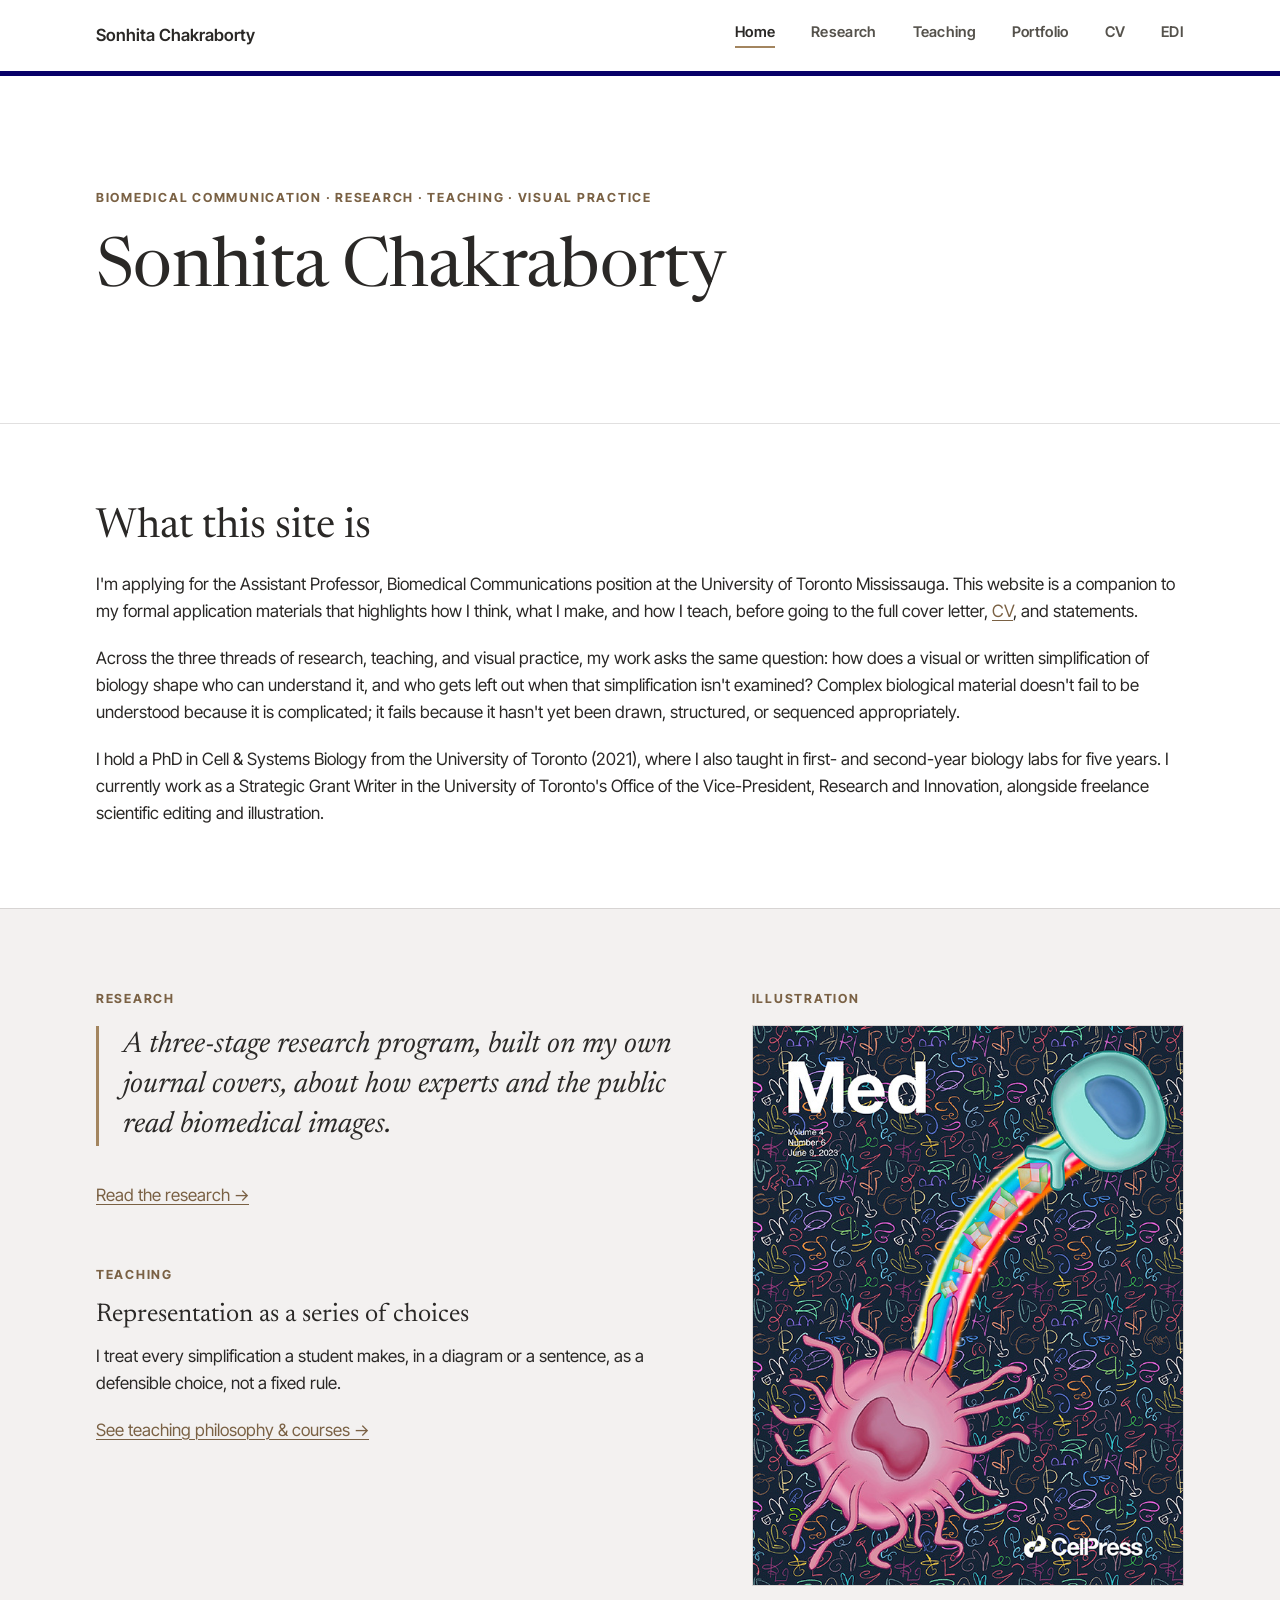
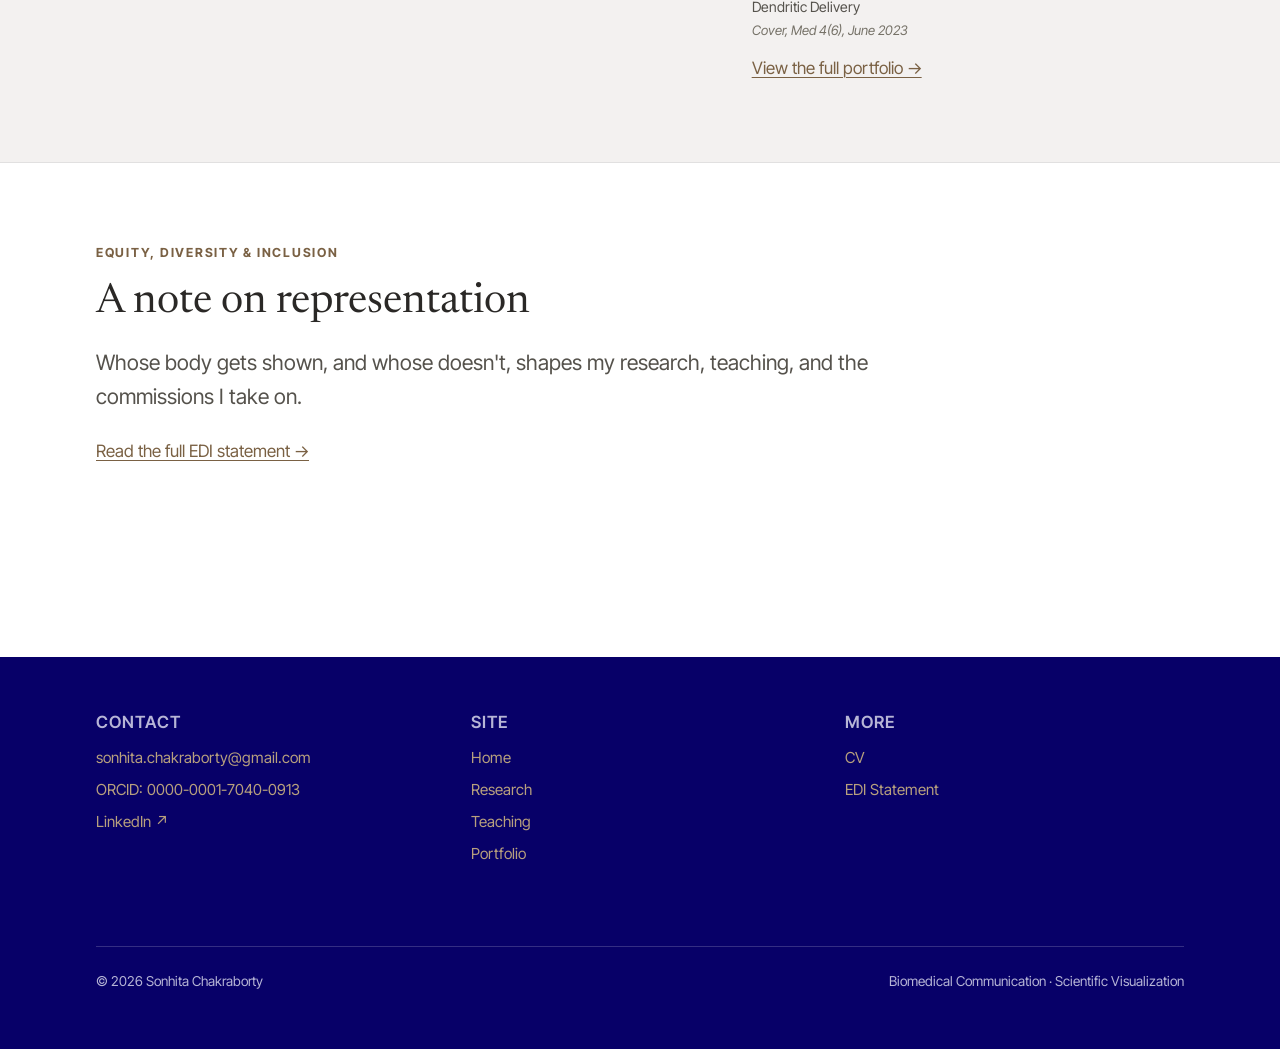
<file: index.html>
<!DOCTYPE html>
<html lang="en">
<head>
<meta charset="UTF-8">
<meta name="viewport" content="width=device-width, initial-scale=1.0">
<title>Sonhita Chakraborty, Biomedical Communication</title>
<meta name="description" content="Sonhita Chakraborty, PhD, is a scientist, scientific editor, and science illustrator researching how visual metaphor shapes the way experts and the public understand biomedical science.">
<link rel="icon" href="assets/favicon.svg" type="image/svg+xml">
<link rel="preconnect" href="https://fonts.googleapis.com">
<link rel="preconnect" href="https://fonts.gstatic.com" crossorigin>
<link href="https://fonts.googleapis.com/css2?family=Newsreader:ital,opsz,wght@0,6..72,400;1,6..72,400&family=Inter+Tight:wght@400;600;700&display=swap" rel="stylesheet">
<link rel="stylesheet" href="css/style.css">
</head>
<body>

<a class="skip-link" href="#main">Skip to main content</a>

<header class="site-header">
  <div class="wrap">
    <a class="wordmark" href="index.html">Sonhita Chakraborty</a>
    <button class="nav-toggle" type="button" aria-expanded="false" aria-controls="primary-nav">Menu</button>
    <nav class="primary-nav" id="primary-nav" aria-label="Primary">
      <ul>
        <li><a href="index.html" aria-current="page">Home</a></li>
        <li><a href="research.html">Research</a></li>
        <li><a href="teaching.html">Teaching</a></li>
        <li><a href="portfolio.html">Portfolio</a></li>
        <li><a href="cv.html">CV</a></li>
        <li><a href="edi.html">EDI</a></li>
      </ul>
    </nav>
  </div>
  <div class="header-accent"></div>
</header>

<main id="main">

  <section class="masthead wrap">
    <span class="eyebrow">Biomedical Communication · Research · Teaching · Visual Practice</span>
    <h1>Sonhita Chakraborty</h1>
  </section>

  <section class="section">
    <div class="wrap">
      <h2>What this site is</h2>
      <p>I'm applying for the Assistant Professor, Biomedical Communications position at the University of Toronto Mississauga. This website is a companion to my formal application materials that highlights how I think, what I make, and how I teach, before going to the full cover letter, <a class="text-link" href="cv.html">CV</a>, and statements.</p>
      <p>Across the three threads of research, teaching, and visual practice, my work asks the same question: how does a visual or written simplification of biology shape who can understand it, and who gets left out when that simplification isn't examined? Complex biological material doesn't fail to be understood because it is complicated; it fails because it hasn't yet been drawn, structured, or sequenced appropriately.</p>
      <p>I hold a PhD in Cell &amp; Systems Biology from the University of Toronto (2021), where I also taught in first- and second-year biology labs for five years. I currently work as a Strategic Grant Writer in the University of Toronto's Office of the Vice-President, Research and Innovation, alongside freelance scientific editing and illustration.</p>
    </div>
  </section>

  <section class="section section--tint">
    <div class="wrap grid">
      <div class="col-7">
        <div>
          <span class="eyebrow eyebrow--alt">Research</span>
          <div class="pull-quote" style="margin-top: 0.6em;">
            A three-stage research program, built on my own journal covers, about how experts and the public read biomedical images.
          </div>
          <p><a class="text-link" href="research.html">Read the research →</a></p>
        </div>

        <div style="margin-top: var(--sp-5);">
          <span class="eyebrow eyebrow--alt">Teaching</span>
          <h3 style="margin-top: 0.6em;">Representation as a series of choices</h3>
          <p>I treat every simplification a student makes, in a diagram or a sentence, as a defensible choice, not a fixed rule.</p>
          <p><a class="text-link" href="teaching.html">See teaching philosophy &amp; courses →</a></p>
        </div>
      </div>

      <div class="col-5">
        <span class="eyebrow eyebrow--alt">Illustration</span>
        <figure style="margin-top: 0.6em;">
          <img src="assets/images/dendritic-delivery-med-4-6.jpg" width="591" height="768" loading="lazy" alt="Cover of Med, volume 4, number 6, June 9, 2023. A pink dendritic cell with long tendrils at lower left sends a rainbow arc of small glowing boxes up to a teal T cell with a blue nucleus at upper right, against a dark background patterned with colourful hand-drawn glyphs.">
          <figcaption>
            Dendritic Delivery
            <span class="cap-medium">Cover, Med 4(6), June 2023</span>
          </figcaption>
        </figure>
        <p style="margin-top: 0.8em;"><a class="text-link" href="portfolio.html">View the full portfolio →</a></p>
      </div>
    </div>
  </section>

  <section class="section">
    <div class="wrap">
      <span class="eyebrow eyebrow--alt">Equity, Diversity &amp; Inclusion</span>
      <h2 class="mt-0">A note on representation</h2>
      <p class="lede">Whose body gets shown, and whose doesn't, shapes my research, teaching, and the commissions I take on.</p>
      <p><a class="text-link" href="edi.html">Read the full EDI statement →</a></p>
    </div>
  </section>

</main>

<footer class="site-footer">
  <div class="wrap grid">
    <div class="col-4">
      <h4>Contact</h4>
      <ul class="footer-links">
        <li><a href="mailto:sonhita.chakraborty@gmail.com">sonhita.chakraborty@gmail.com</a></li>
        <li><a href="https://orcid.org/0000-0001-7040-0913">ORCID: 0000-0001-7040-0913</a></li>
        <li><a href="https://www.linkedin.com/in/son-chakraborty/">LinkedIn ↗</a></li>
      </ul>
    </div>
    <div class="col-4">
      <h4>Site</h4>
      <ul class="footer-links">
        <li><a href="index.html">Home</a></li>
        <li><a href="research.html">Research</a></li>
        <li><a href="teaching.html">Teaching</a></li>
        <li><a href="portfolio.html">Portfolio</a></li>
      </ul>
    </div>
    <div class="col-4">
      <h4>More</h4>
      <ul class="footer-links">
        <li><a href="cv.html">CV</a></li>
        <li><a href="edi.html">EDI Statement</a></li>
      </ul>
    </div>
    <div class="col-12 footer-meta">
      <span>© <span id="copyright-year">2026</span> Sonhita Chakraborty</span>
      <span>Biomedical Communication · Scientific Visualization</span>
    </div>
  </div>
</footer>
<script src="js/main.js"></script>
</body>
</html>
</file>
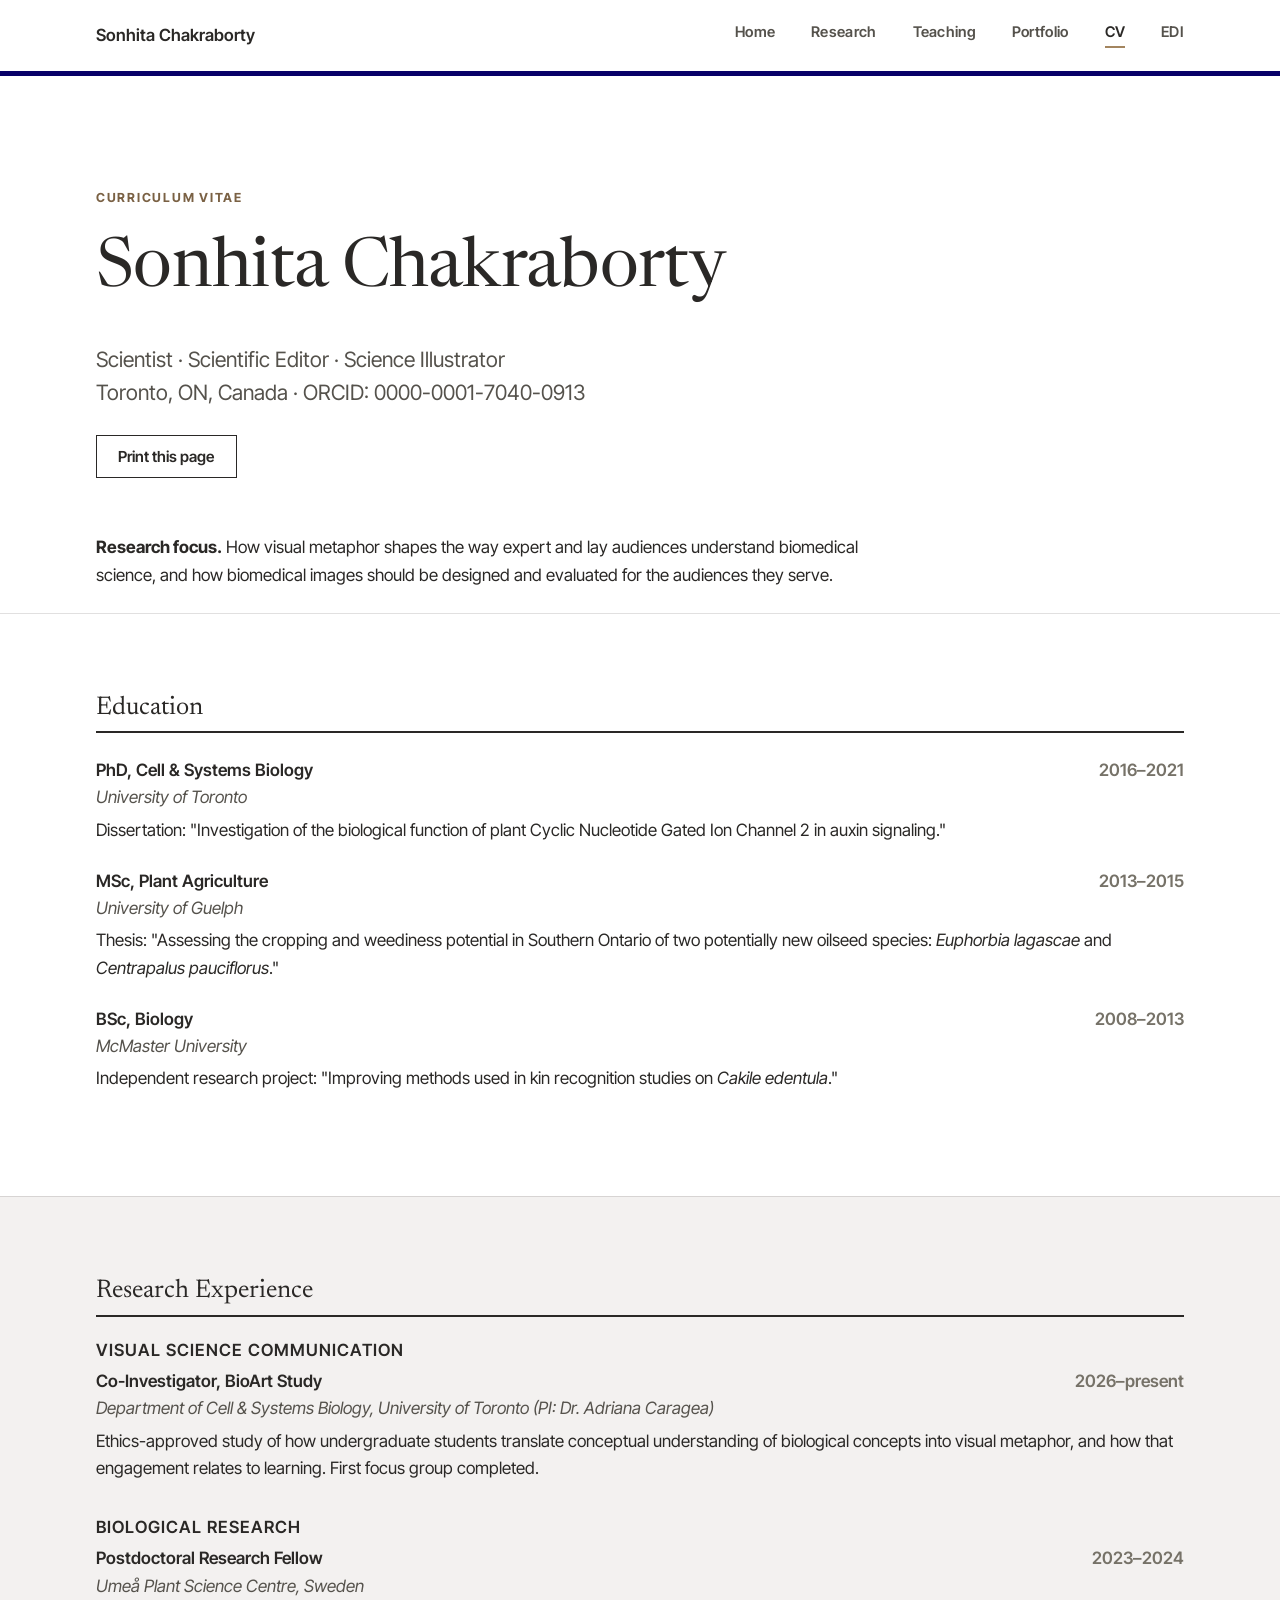
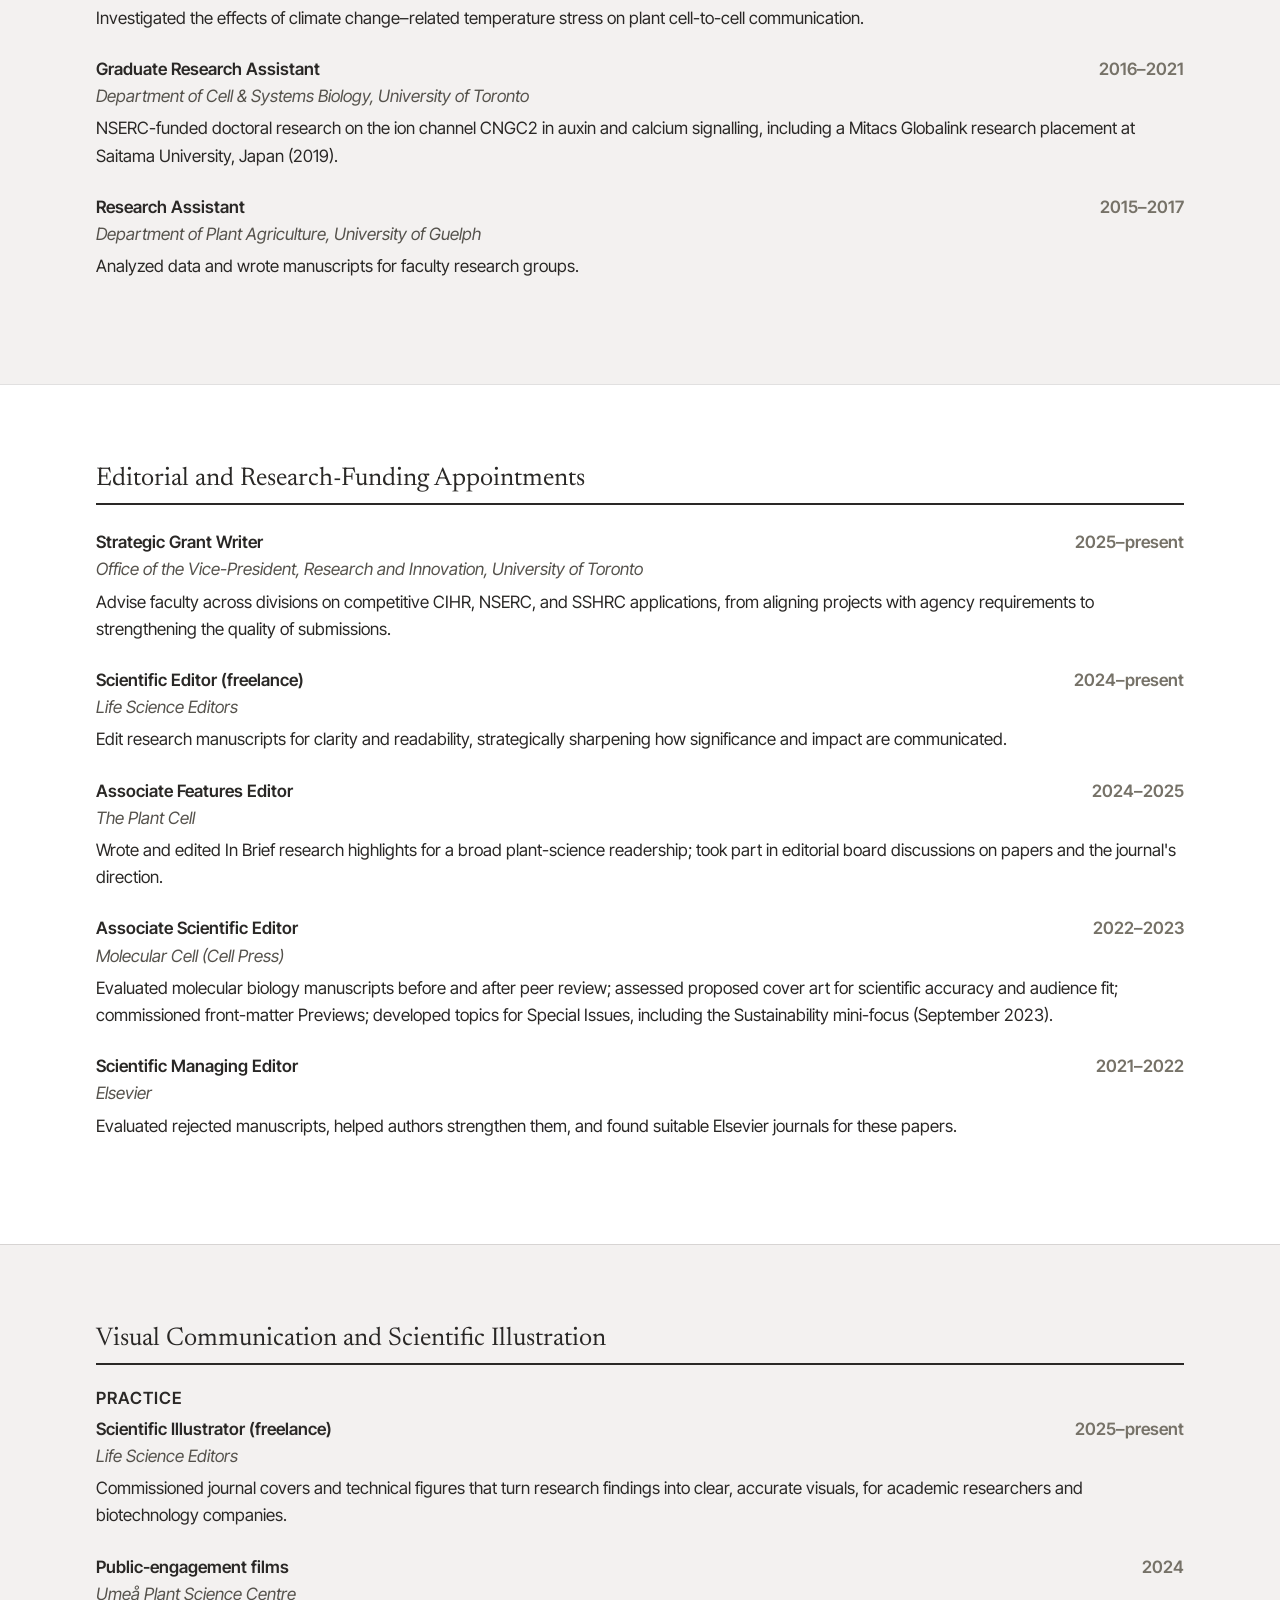
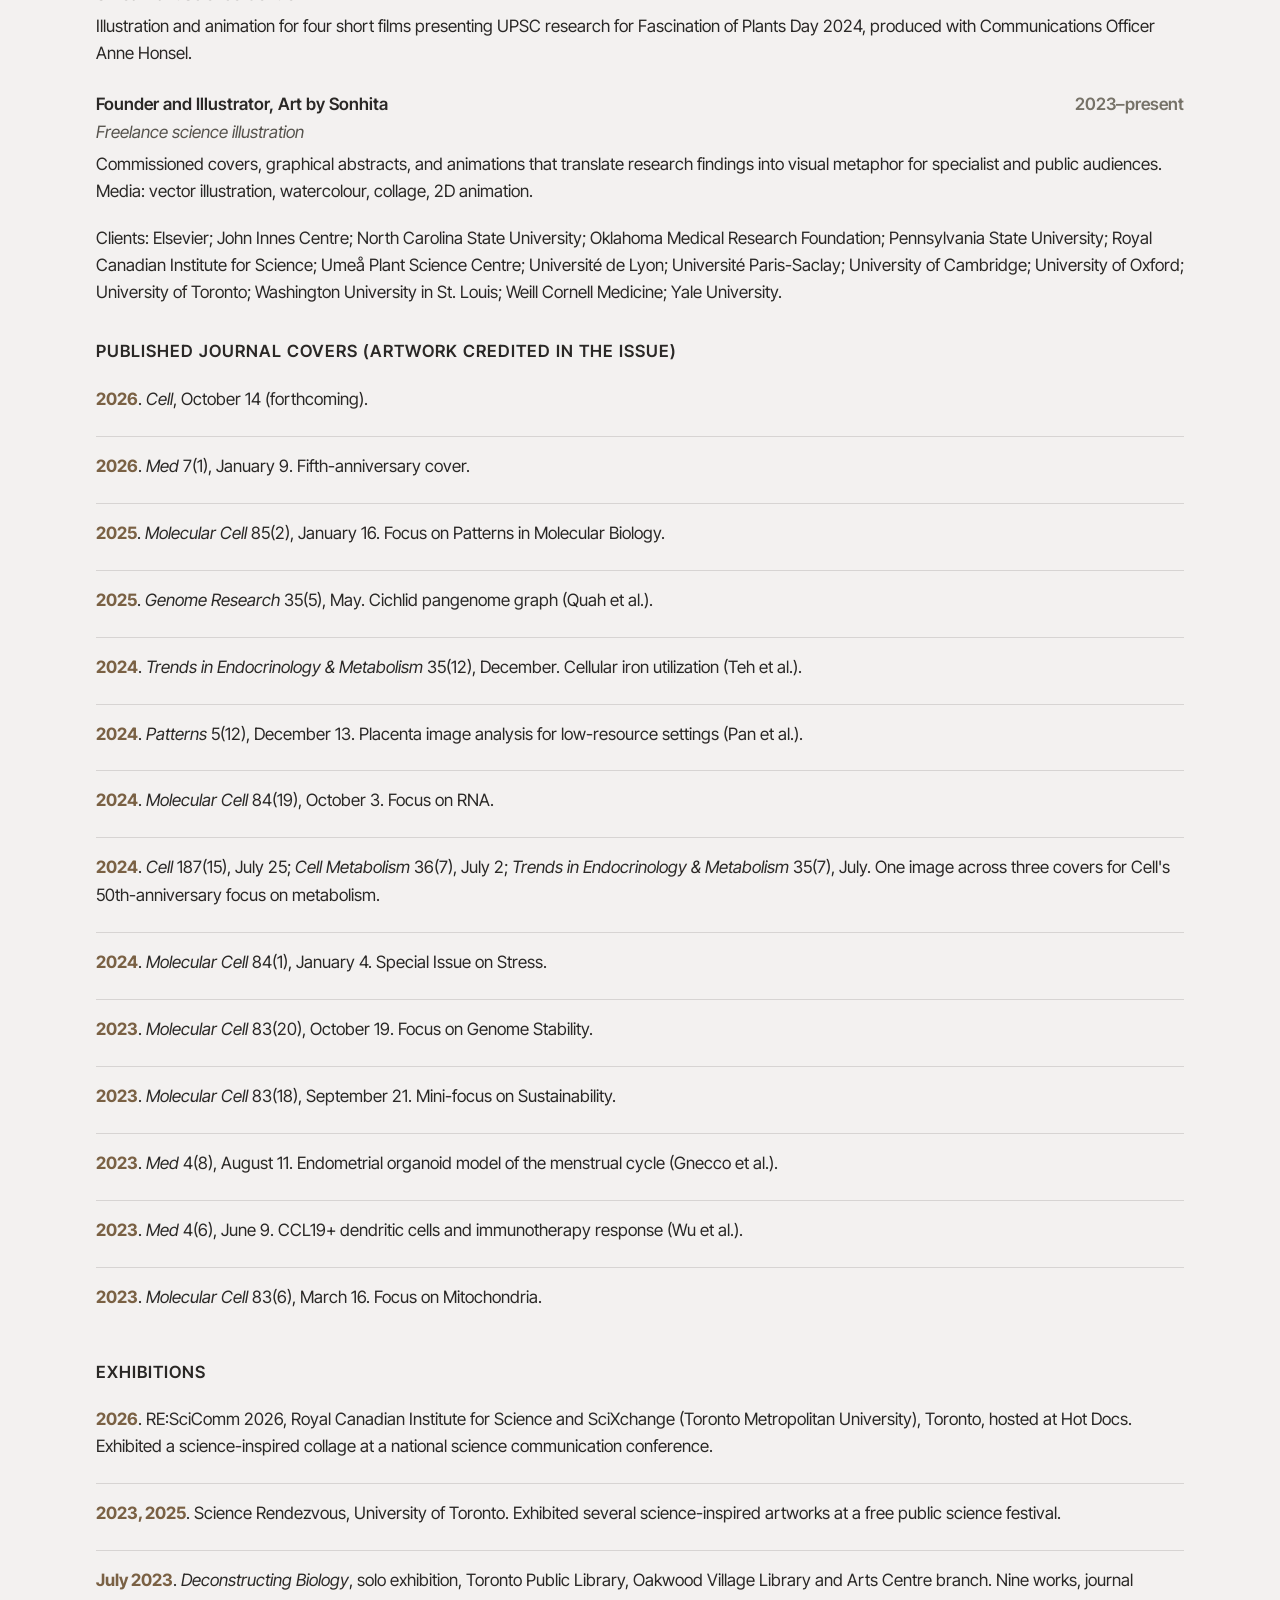
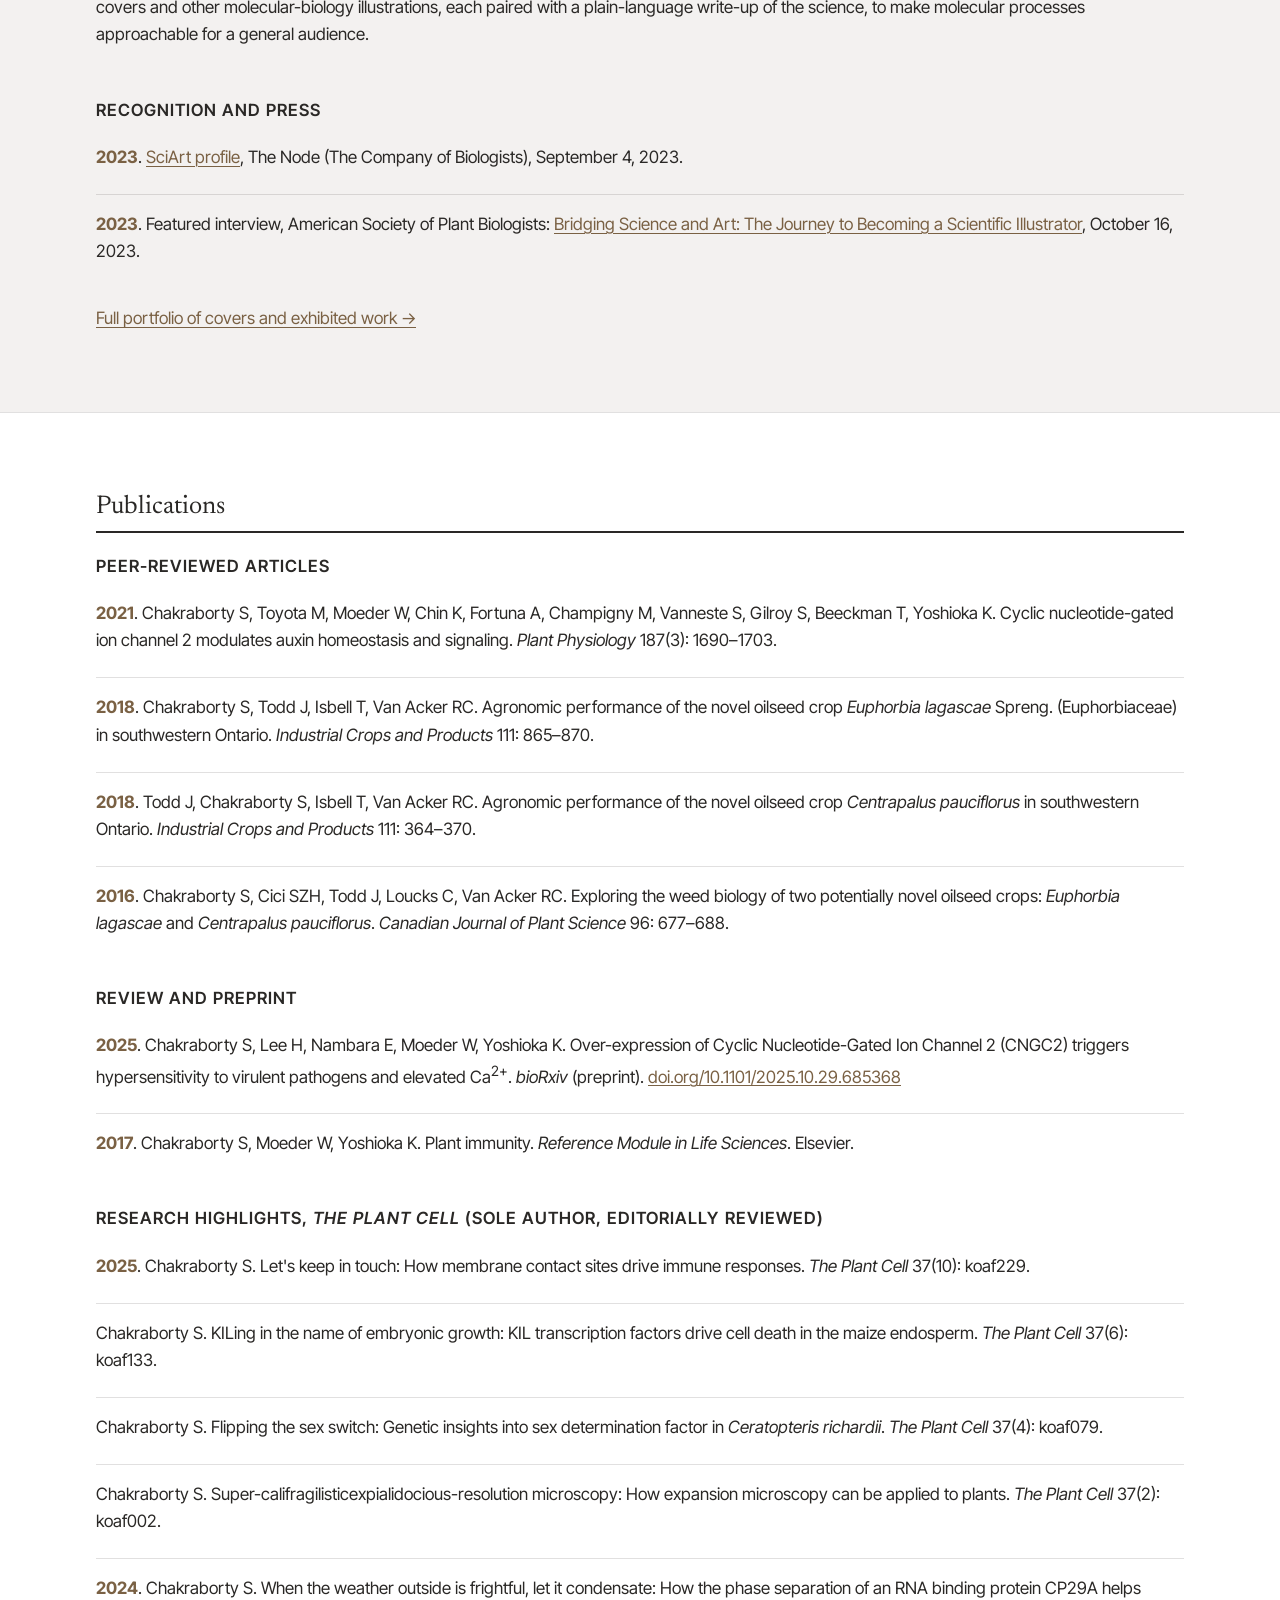
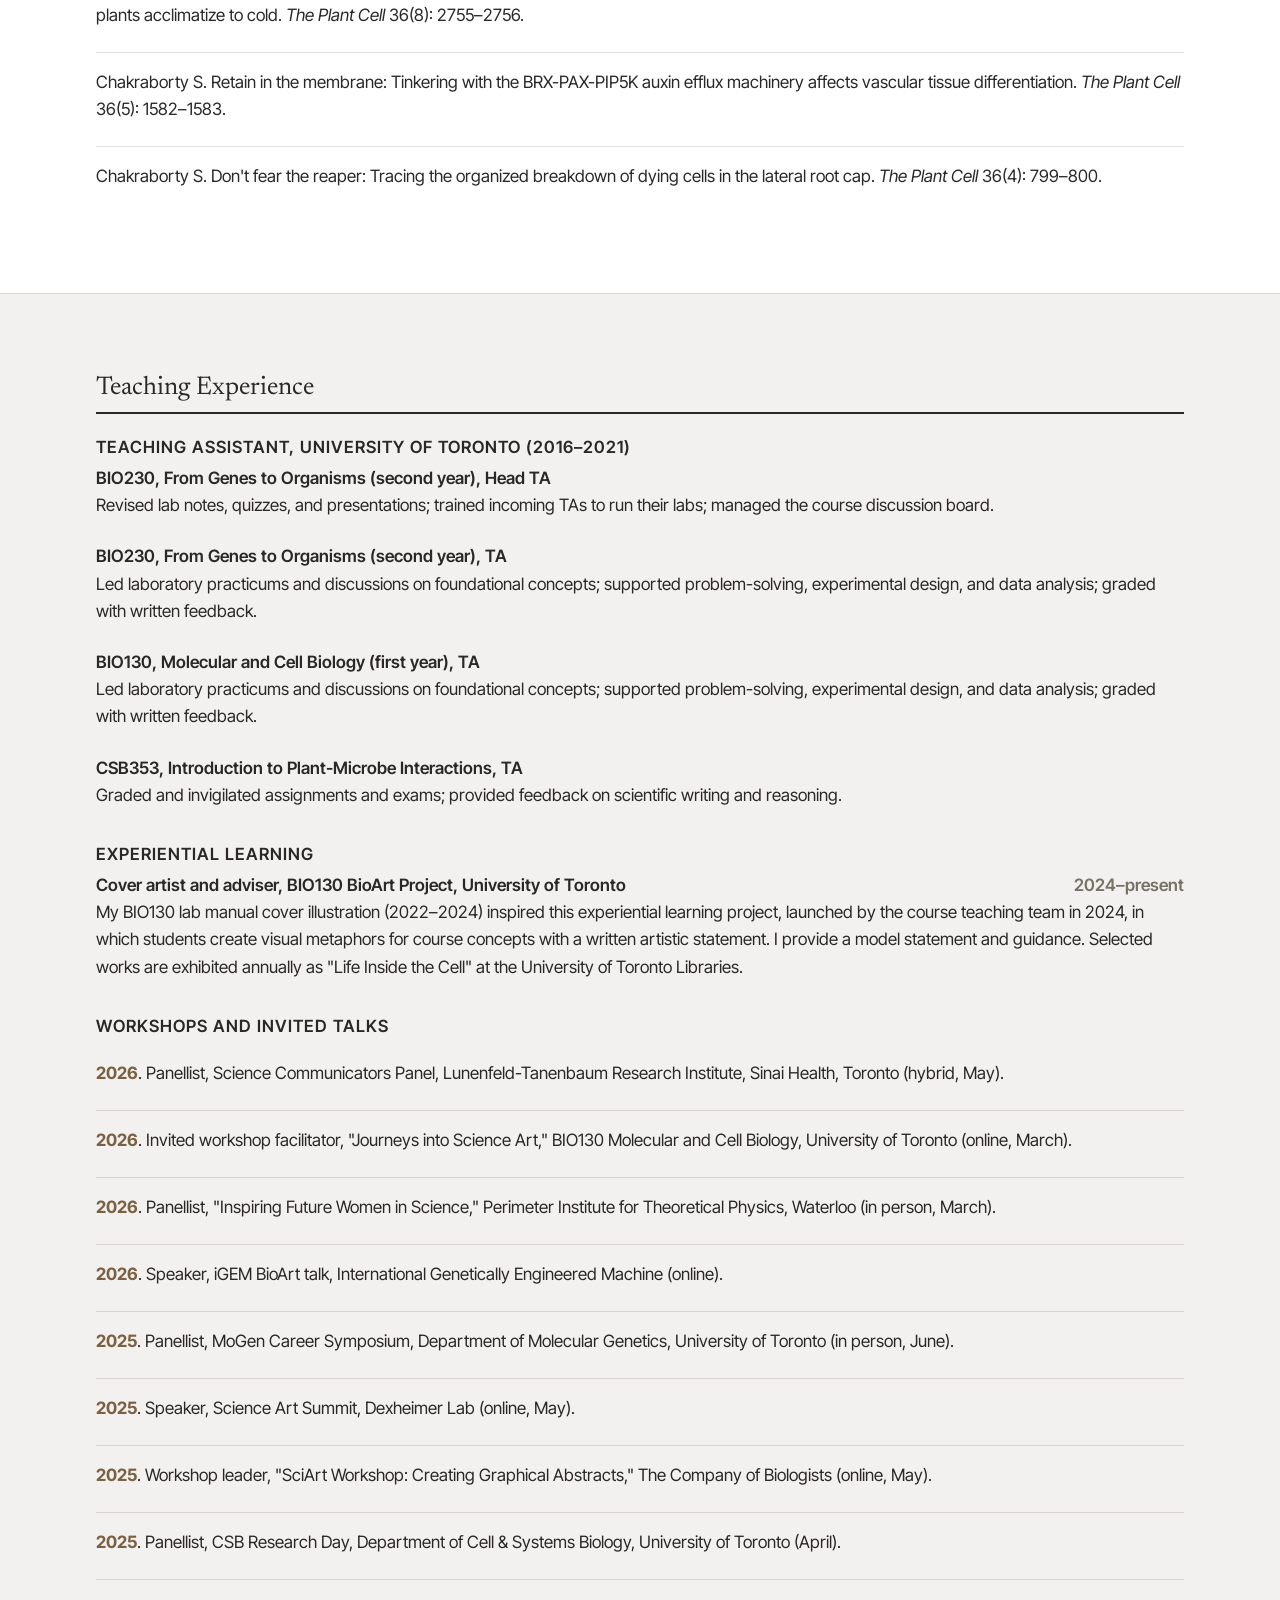
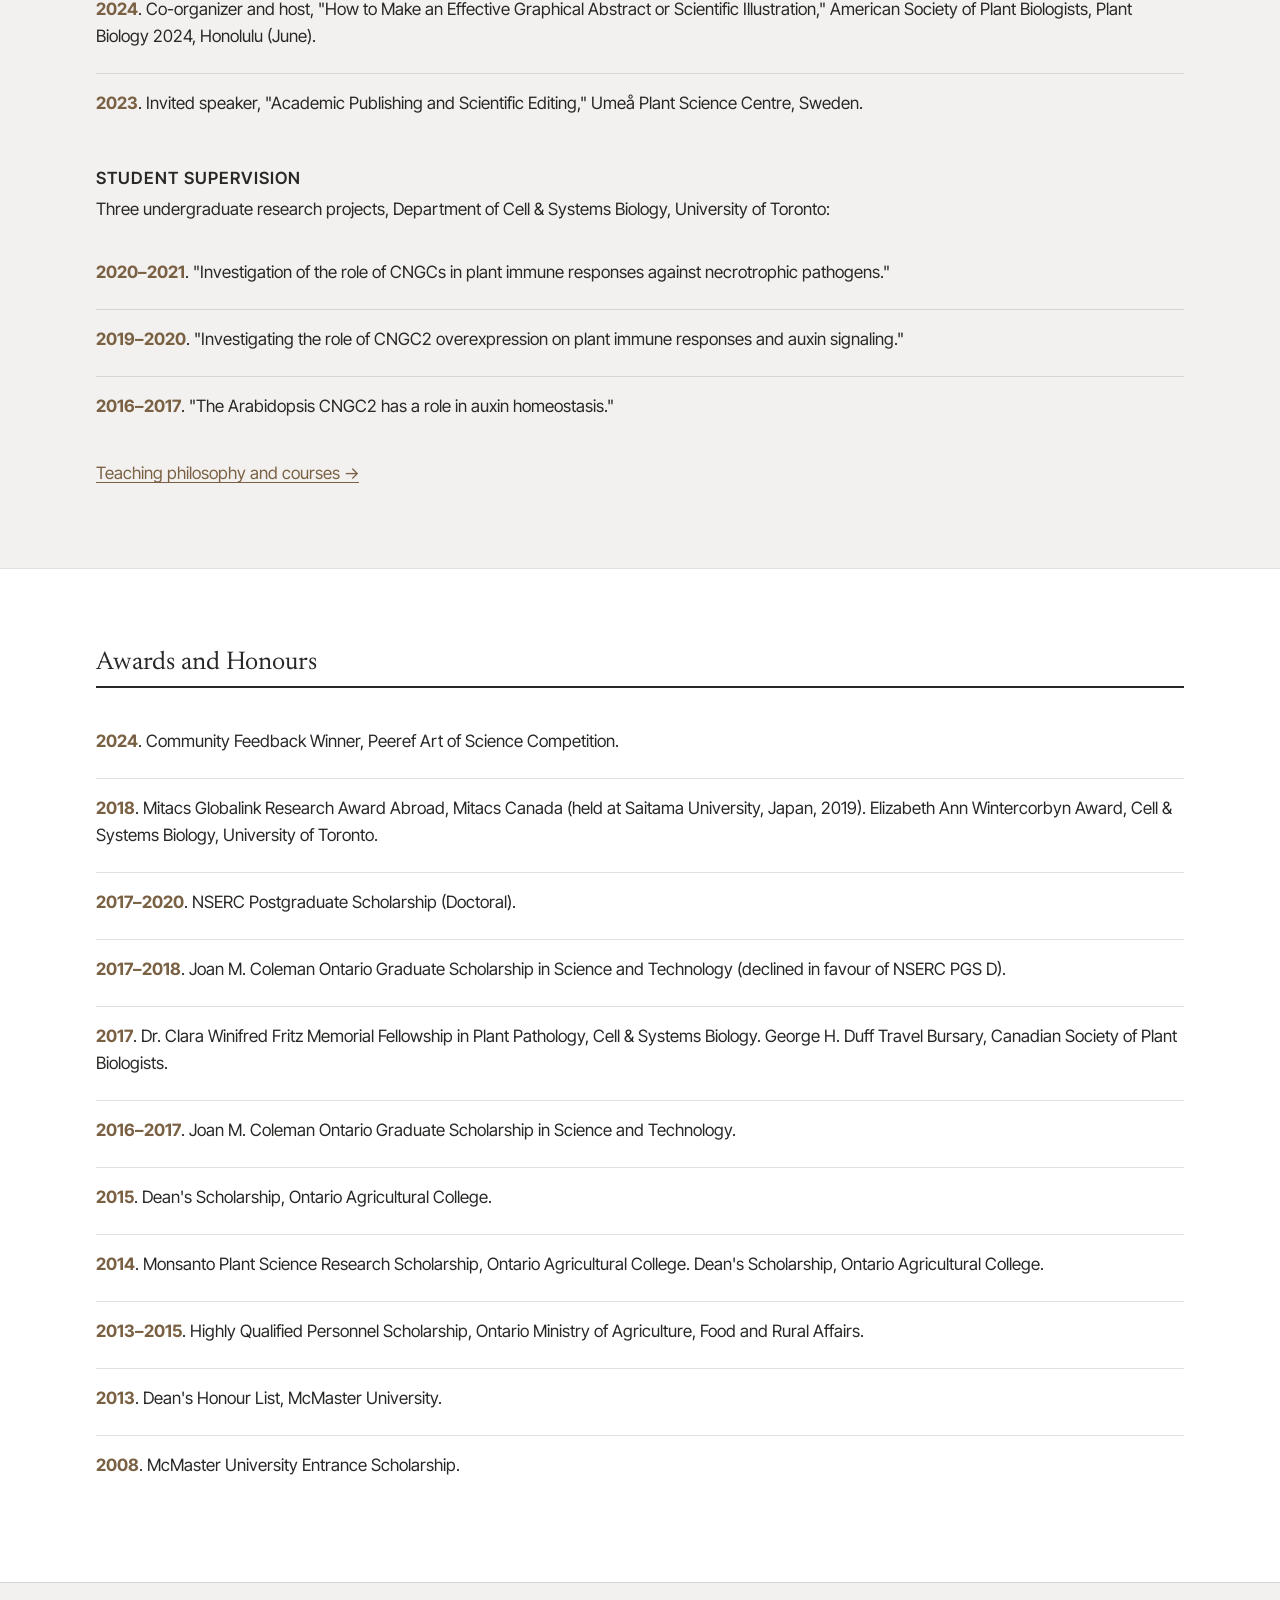
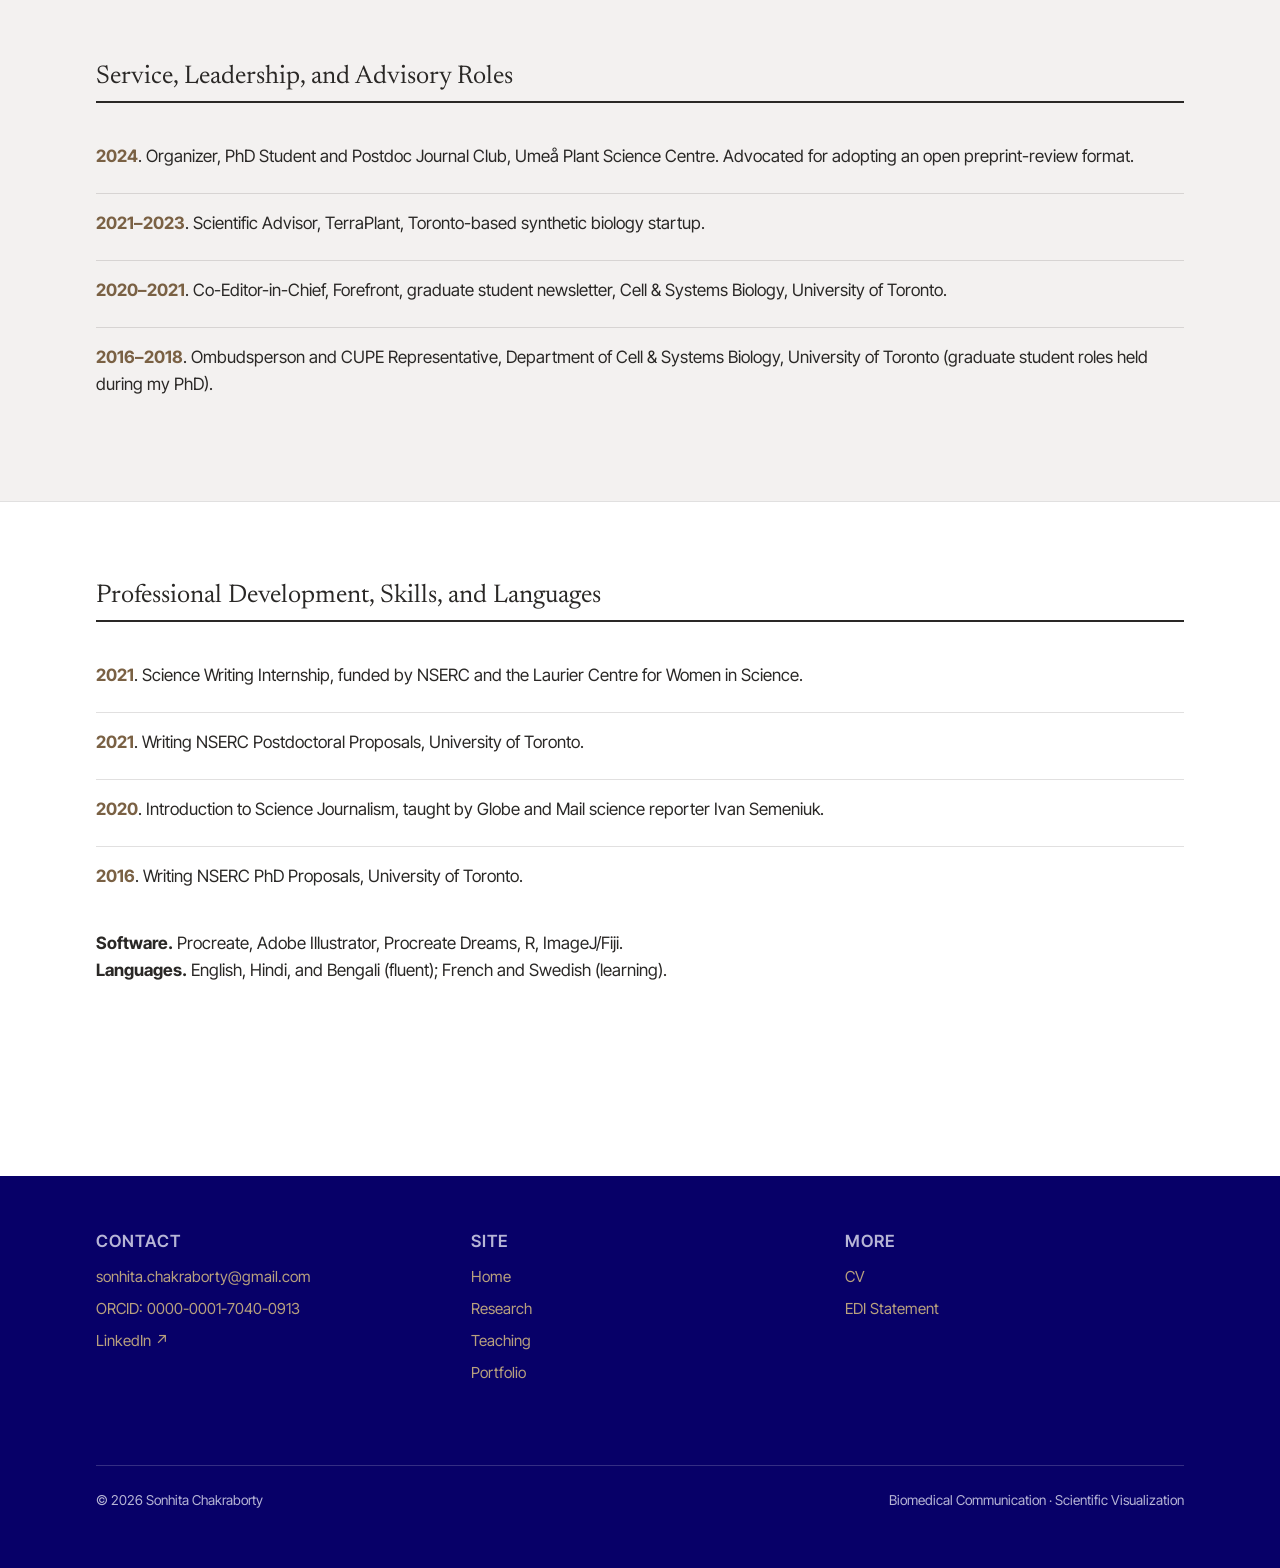
<file: cv.html>
<!DOCTYPE html>
<html lang="en">
<head>
<meta charset="UTF-8">
<meta name="viewport" content="width=device-width, initial-scale=1.0">
<title>CV, Sonhita Chakraborty</title>
<meta name="description" content="Curriculum vitae: education, research and editorial appointments, scientific illustration, publications, teaching, awards, and service.">
<link rel="icon" href="assets/favicon.svg" type="image/svg+xml">
<link rel="preconnect" href="https://fonts.googleapis.com">
<link rel="preconnect" href="https://fonts.gstatic.com" crossorigin>
<link href="https://fonts.googleapis.com/css2?family=Newsreader:ital,opsz,wght@0,6..72,400;1,6..72,400&family=Inter+Tight:wght@400;600;700&display=swap" rel="stylesheet">
<link rel="stylesheet" href="css/style.css">
<link rel="stylesheet" href="css/print.css" media="print">
</head>
<body>

<a class="skip-link" href="#main">Skip to main content</a>

<header class="site-header">
  <div class="wrap">
    <a class="wordmark" href="index.html">Sonhita Chakraborty</a>
    <button class="nav-toggle" type="button" aria-expanded="false" aria-controls="primary-nav">Menu</button>
    <nav class="primary-nav" id="primary-nav" aria-label="Primary">
      <ul>
        <li><a href="index.html">Home</a></li>
        <li><a href="research.html">Research</a></li>
        <li><a href="teaching.html">Teaching</a></li>
        <li><a href="portfolio.html">Portfolio</a></li>
        <li><a href="cv.html" aria-current="page">CV</a></li>
        <li><a href="edi.html">EDI</a></li>
      </ul>
    </nav>
  </div>
  <div class="header-accent"></div>
</header>

<main id="main">

  <section class="masthead wrap" style="padding-bottom: var(--sp-3);">
    <span class="eyebrow">Curriculum Vitae</span>
    <h1>Sonhita Chakraborty</h1>
    <p class="lede">Scientist · Scientific Editor · Science Illustrator<br>Toronto, ON, Canada · ORCID: 0000-0001-7040-0913</p>

    <div class="cv-actions">
      <button class="btn" type="button" onclick="window.print()">Print this page</button>
    </div>
    <p style="max-width: 46em;"><strong>Research focus.</strong> How visual metaphor shapes the way expert and lay audiences understand biomedical science, and how biomedical images should be designed and evaluated for the audiences they serve.</p>
  </section>

  <section class="section cv-section">
    <div class="wrap">
      <h3>Education</h3>

      <div class="cv-entry">
        <div class="cv-entry-head"><span>PhD, Cell &amp; Systems Biology</span><span class="cv-entry-when">2016–2021</span></div>
        <div class="cv-entry-sub">University of Toronto</div>
        <p>Dissertation: "Investigation of the biological function of plant Cyclic Nucleotide Gated Ion Channel 2 in auxin signaling."</p>
      </div>

      <div class="cv-entry">
        <div class="cv-entry-head"><span>MSc, Plant Agriculture</span><span class="cv-entry-when">2013–2015</span></div>
        <div class="cv-entry-sub">University of Guelph</div>
        <p>Thesis: "Assessing the cropping and weediness potential in Southern Ontario of two potentially new oilseed species: <em>Euphorbia lagascae</em> and <em>Centrapalus pauciflorus</em>."</p>
      </div>

      <div class="cv-entry">
        <div class="cv-entry-head"><span>BSc, Biology</span><span class="cv-entry-when">2008–2013</span></div>
        <div class="cv-entry-sub">McMaster University</div>
        <p>Independent research project: "Improving methods used in kin recognition studies on <em>Cakile edentula</em>."</p>
      </div>
    </div>
  </section>

  <section class="section cv-section section--tint">
    <div class="wrap">
      <h3>Research Experience</h3>

      <h4 style="margin-top: var(--sp-3);">Visual science communication</h4>
      <div class="cv-entry">
        <div class="cv-entry-head"><span>Co-Investigator, BioArt Study</span><span class="cv-entry-when">2026–present</span></div>
        <div class="cv-entry-sub">Department of Cell &amp; Systems Biology, University of Toronto (PI: Dr. Adriana Caragea)</div>
        <p>Ethics-approved study of how undergraduate students translate conceptual understanding of biological concepts into visual metaphor, and how that engagement relates to learning. First focus group completed.</p>
      </div>

      <h4 style="margin-top: var(--sp-4);">Biological research</h4>
      <div class="cv-entry">
        <div class="cv-entry-head"><span>Postdoctoral Research Fellow</span><span class="cv-entry-when">2023–2024</span></div>
        <div class="cv-entry-sub">Umeå Plant Science Centre, Sweden</div>
        <p>Investigated the effects of climate change–related temperature stress on plant cell-to-cell communication.</p>
      </div>
      <div class="cv-entry">
        <div class="cv-entry-head"><span>Graduate Research Assistant</span><span class="cv-entry-when">2016–2021</span></div>
        <div class="cv-entry-sub">Department of Cell &amp; Systems Biology, University of Toronto</div>
        <p>NSERC-funded doctoral research on the ion channel CNGC2 in auxin and calcium signalling, including a Mitacs Globalink research placement at Saitama University, Japan (2019).</p>
      </div>
      <div class="cv-entry">
        <div class="cv-entry-head"><span>Research Assistant</span><span class="cv-entry-when">2015–2017</span></div>
        <div class="cv-entry-sub">Department of Plant Agriculture, University of Guelph</div>
        <p>Analyzed data and wrote manuscripts for faculty research groups.</p>
      </div>
    </div>
  </section>

  <section class="section cv-section">
    <div class="wrap">
      <h3>Editorial and Research-Funding Appointments</h3>

      <div class="cv-entry">
        <div class="cv-entry-head"><span>Strategic Grant Writer</span><span class="cv-entry-when">2025–present</span></div>
        <div class="cv-entry-sub">Office of the Vice-President, Research and Innovation, University of Toronto</div>
        <p>Advise faculty across divisions on competitive CIHR, NSERC, and SSHRC applications, from aligning projects with agency requirements to strengthening the quality of submissions.</p>
      </div>
      <div class="cv-entry">
        <div class="cv-entry-head"><span>Scientific Editor (freelance)</span><span class="cv-entry-when">2024–present</span></div>
        <div class="cv-entry-sub">Life Science Editors</div>
        <p>Edit research manuscripts for clarity and readability, strategically sharpening how significance and impact are communicated.</p>
      </div>
      <div class="cv-entry">
        <div class="cv-entry-head"><span>Associate Features Editor</span><span class="cv-entry-when">2024–2025</span></div>
        <div class="cv-entry-sub"><em>The Plant Cell</em></div>
        <p>Wrote and edited In Brief research highlights for a broad plant-science readership; took part in editorial board discussions on papers and the journal's direction.</p>
      </div>
      <div class="cv-entry">
        <div class="cv-entry-head"><span>Associate Scientific Editor</span><span class="cv-entry-when">2022–2023</span></div>
        <div class="cv-entry-sub"><em>Molecular Cell</em> (Cell Press)</div>
        <p>Evaluated molecular biology manuscripts before and after peer review; assessed proposed cover art for scientific accuracy and audience fit; commissioned front-matter Previews; developed topics for Special Issues, including the Sustainability mini-focus (September 2023).</p>
      </div>
      <div class="cv-entry">
        <div class="cv-entry-head"><span>Scientific Managing Editor</span><span class="cv-entry-when">2021–2022</span></div>
        <div class="cv-entry-sub">Elsevier</div>
        <p>Evaluated rejected manuscripts, helped authors strengthen them, and found suitable Elsevier journals for these papers.</p>
      </div>
    </div>
  </section>

  <section class="section cv-section section--tint">
    <div class="wrap">
      <h3>Visual Communication and Scientific Illustration</h3>

      <h4 style="margin-top: var(--sp-3);">Practice</h4>
      <div class="cv-entry">
        <div class="cv-entry-head"><span>Scientific Illustrator (freelance)</span><span class="cv-entry-when">2025–present</span></div>
        <div class="cv-entry-sub">Life Science Editors</div>
        <p>Commissioned journal covers and technical figures that turn research findings into clear, accurate visuals, for academic researchers and biotechnology companies.</p>
      </div>
      <div class="cv-entry">
        <div class="cv-entry-head"><span>Public-engagement films</span><span class="cv-entry-when">2024</span></div>
        <div class="cv-entry-sub">Umeå Plant Science Centre</div>
        <p>Illustration and animation for four short films presenting UPSC research for Fascination of Plants Day 2024, produced with Communications Officer Anne Honsel.</p>
      </div>
      <div class="cv-entry">
        <div class="cv-entry-head"><span>Founder and Illustrator, Art by Sonhita</span><span class="cv-entry-when">2023–present</span></div>
        <div class="cv-entry-sub">Freelance science illustration</div>
        <p>Commissioned covers, graphical abstracts, and animations that translate research findings into visual metaphor for specialist and public audiences. Media: vector illustration, watercolour, collage, 2D animation.</p>
        <p>Clients: Elsevier; John Innes Centre; North Carolina State University; Oklahoma Medical Research Foundation; Pennsylvania State University; Royal Canadian Institute for Science; Umeå Plant Science Centre; Université de Lyon; Université Paris-Saclay; University of Cambridge; University of Oxford; University of Toronto; Washington University in St. Louis; Weill Cornell Medicine; Yale University.</p>
      </div>

      <h4 style="margin-top: var(--sp-4);">Published journal covers (artwork credited in the issue)</h4>
      <ul class="pub-list">
        <li><span class="pub-year">2026</span>. <em>Cell</em>, October 14 (forthcoming).</li>
        <li><span class="pub-year">2026</span>. <em>Med</em> 7(1), January 9. Fifth-anniversary cover.</li>
        <li><span class="pub-year">2025</span>. <em>Molecular Cell</em> 85(2), January 16. Focus on Patterns in Molecular Biology.</li>
        <li><span class="pub-year">2025</span>. <em>Genome Research</em> 35(5), May. Cichlid pangenome graph (Quah et al.).</li>
        <li><span class="pub-year">2024</span>. <em>Trends in Endocrinology &amp; Metabolism</em> 35(12), December. Cellular iron utilization (Teh et al.).</li>
        <li><span class="pub-year">2024</span>. <em>Patterns</em> 5(12), December 13. Placenta image analysis for low-resource settings (Pan et al.).</li>
        <li><span class="pub-year">2024</span>. <em>Molecular Cell</em> 84(19), October 3. Focus on RNA.</li>
        <li><span class="pub-year">2024</span>. <em>Cell</em> 187(15), July 25; <em>Cell Metabolism</em> 36(7), July 2; <em>Trends in Endocrinology &amp; Metabolism</em> 35(7), July. One image across three covers for Cell's 50th-anniversary focus on metabolism.</li>
        <li><span class="pub-year">2024</span>. <em>Molecular Cell</em> 84(1), January 4. Special Issue on Stress.</li>
        <li><span class="pub-year">2023</span>. <em>Molecular Cell</em> 83(20), October 19. Focus on Genome Stability.</li>
        <li><span class="pub-year">2023</span>. <em>Molecular Cell</em> 83(18), September 21. Mini-focus on Sustainability.</li>
        <li><span class="pub-year">2023</span>. <em>Med</em> 4(8), August 11. Endometrial organoid model of the menstrual cycle (Gnecco et al.).</li>
        <li><span class="pub-year">2023</span>. <em>Med</em> 4(6), June 9. CCL19+ dendritic cells and immunotherapy response (Wu et al.).</li>
        <li><span class="pub-year">2023</span>. <em>Molecular Cell</em> 83(6), March 16. Focus on Mitochondria.</li>
      </ul>

      <h4 style="margin-top: var(--sp-4);">Exhibitions</h4>
      <ul class="pub-list">
        <li><span class="pub-year">2026</span>. RE:SciComm 2026, Royal Canadian Institute for Science and SciXchange (Toronto Metropolitan University), Toronto, hosted at Hot Docs. Exhibited a science-inspired collage at a national science communication conference.</li>
        <li><span class="pub-year">2023, 2025</span>. Science Rendezvous, University of Toronto. Exhibited several science-inspired artworks at a free public science festival.</li>
        <li><span class="pub-year">July 2023</span>. <em>Deconstructing Biology</em>, solo exhibition, Toronto Public Library, Oakwood Village Library and Arts Centre branch. Nine works, journal covers and other molecular-biology illustrations, each paired with a plain-language write-up of the science, to make molecular processes approachable for a general audience.</li>
      </ul>

      <h4 style="margin-top: var(--sp-4);">Recognition and press</h4>
      <ul class="pub-list">
        <li><span class="pub-year">2023</span>. <a class="text-link" href="https://thenode.biologists.com/sciart-profile-sonhita-chakraborty/science-art/">SciArt profile</a>, The Node (The Company of Biologists), September 4, 2023.</li>
        <li><span class="pub-year">2023</span>. Featured interview, American Society of Plant Biologists: <a class="text-link" href="https://plantae.org/bridging-science-and-art-the-journey-to-becoming-a-scientific-illustrator/">Bridging Science and Art: The Journey to Becoming a Scientific Illustrator</a>, October 16, 2023.</li>
      </ul>
      <p style="margin-top: var(--sp-3);"><a class="text-link" href="portfolio.html">Full portfolio of covers and exhibited work →</a></p>
    </div>
  </section>

  <section class="section cv-section" id="publications">
    <div class="wrap">
      <h3>Publications</h3>

      <h4 style="margin-top: var(--sp-3);">Peer-reviewed articles</h4>
      <ol class="pub-list">
        <li><span class="pub-year">2021</span>. Chakraborty S, Toyota M, Moeder W, Chin K, Fortuna A, Champigny M, Vanneste S, Gilroy S, Beeckman T, Yoshioka K. Cyclic nucleotide-gated ion channel 2 modulates auxin homeostasis and signaling. <em>Plant Physiology</em> 187(3): 1690–1703.</li>
        <li><span class="pub-year">2018</span>. Chakraborty S, Todd J, Isbell T, Van Acker RC. Agronomic performance of the novel oilseed crop <em>Euphorbia lagascae</em> Spreng. (Euphorbiaceae) in southwestern Ontario. <em>Industrial Crops and Products</em> 111: 865–870.</li>
        <li><span class="pub-year">2018</span>. Todd J, Chakraborty S, Isbell T, Van Acker RC. Agronomic performance of the novel oilseed crop <em>Centrapalus pauciflorus</em> in southwestern Ontario. <em>Industrial Crops and Products</em> 111: 364–370.</li>
        <li><span class="pub-year">2016</span>. Chakraborty S, Cici SZH, Todd J, Loucks C, Van Acker RC. Exploring the weed biology of two potentially novel oilseed crops: <em>Euphorbia lagascae</em> and <em>Centrapalus pauciflorus</em>. <em>Canadian Journal of Plant Science</em> 96: 677–688.</li>
      </ol>

      <h4 style="margin-top: var(--sp-4);">Review and preprint</h4>
      <ul class="pub-list">
        <li><span class="pub-year">2025</span>. Chakraborty S, Lee H, Nambara E, Moeder W, Yoshioka K. Over-expression of Cyclic Nucleotide-Gated Ion Channel 2 (CNGC2) triggers hypersensitivity to virulent pathogens and elevated Ca<sup>2+</sup>. <em>bioRxiv</em> (preprint). <a class="text-link" href="https://doi.org/10.1101/2025.10.29.685368">doi.org/10.1101/2025.10.29.685368</a></li>
        <li><span class="pub-year">2017</span>. Chakraborty S, Moeder W, Yoshioka K. Plant immunity. <em>Reference Module in Life Sciences</em>. Elsevier.</li>
      </ul>

      <h4 style="margin-top: var(--sp-4);">Research highlights, <em>The Plant Cell</em> (sole author, editorially reviewed)</h4>
      <ul class="pub-list">
        <li><span class="pub-year">2025</span>. Chakraborty S. Let's keep in touch: How membrane contact sites drive immune responses. <em>The Plant Cell</em> 37(10): koaf229.</li>
        <li>Chakraborty S. KILing in the name of embryonic growth: KIL transcription factors drive cell death in the maize endosperm. <em>The Plant Cell</em> 37(6): koaf133.</li>
        <li>Chakraborty S. Flipping the sex switch: Genetic insights into sex determination factor in <em>Ceratopteris richardii</em>. <em>The Plant Cell</em> 37(4): koaf079.</li>
        <li>Chakraborty S. Super-califragilisticexpialidocious-resolution microscopy: How expansion microscopy can be applied to plants. <em>The Plant Cell</em> 37(2): koaf002.</li>
        <li><span class="pub-year">2024</span>. Chakraborty S. When the weather outside is frightful, let it condensate: How the phase separation of an RNA binding protein CP29A helps plants acclimatize to cold. <em>The Plant Cell</em> 36(8): 2755–2756.</li>
        <li>Chakraborty S. Retain in the membrane: Tinkering with the BRX-PAX-PIP5K auxin efflux machinery affects vascular tissue differentiation. <em>The Plant Cell</em> 36(5): 1582–1583.</li>
        <li>Chakraborty S. Don't fear the reaper: Tracing the organized breakdown of dying cells in the lateral root cap. <em>The Plant Cell</em> 36(4): 799–800.</li>
      </ul>
    </div>
  </section>

  <section class="section cv-section section--tint" id="teaching">
    <div class="wrap">
      <h3>Teaching Experience</h3>

      <h4 style="margin-top: var(--sp-3);">Teaching assistant, University of Toronto (2016–2021)</h4>
      <div class="cv-entry">
        <div class="cv-entry-head"><span>BIO230, From Genes to Organisms (second year), Head TA</span></div>
        <p>Revised lab notes, quizzes, and presentations; trained incoming TAs to run their labs; managed the course discussion board.</p>
      </div>
      <div class="cv-entry">
        <div class="cv-entry-head"><span>BIO230, From Genes to Organisms (second year), TA</span></div>
        <p>Led laboratory practicums and discussions on foundational concepts; supported problem-solving, experimental design, and data analysis; graded with written feedback.</p>
      </div>
      <div class="cv-entry">
        <div class="cv-entry-head"><span>BIO130, Molecular and Cell Biology (first year), TA</span></div>
        <p>Led laboratory practicums and discussions on foundational concepts; supported problem-solving, experimental design, and data analysis; graded with written feedback.</p>
      </div>
      <div class="cv-entry">
        <div class="cv-entry-head"><span>CSB353, Introduction to Plant-Microbe Interactions, TA</span></div>
        <p>Graded and invigilated assignments and exams; provided feedback on scientific writing and reasoning.</p>
      </div>

      <h4 style="margin-top: var(--sp-4);">Experiential learning</h4>
      <div class="cv-entry">
        <div class="cv-entry-head"><span>Cover artist and adviser, BIO130 BioArt Project, University of Toronto</span><span class="cv-entry-when">2024–present</span></div>
        <p>My BIO130 lab manual cover illustration (2022–2024) inspired this experiential learning project, launched by the course teaching team in 2024, in which students create visual metaphors for course concepts with a written artistic statement. I provide a model statement and guidance. Selected works are exhibited annually as "Life Inside the Cell" at the University of Toronto Libraries.</p>
      </div>

      <h4 style="margin-top: var(--sp-4);">Workshops and invited talks</h4>
      <ul class="pub-list">
        <li><span class="pub-year">2026</span>. Panellist, Science Communicators Panel, Lunenfeld-Tanenbaum Research Institute, Sinai Health, Toronto (hybrid, May).</li>
        <li><span class="pub-year">2026</span>. Invited workshop facilitator, "Journeys into Science Art," BIO130 Molecular and Cell Biology, University of Toronto (online, March).</li>
        <li><span class="pub-year">2026</span>. Panellist, "Inspiring Future Women in Science," Perimeter Institute for Theoretical Physics, Waterloo (in person, March).</li>
        <li><span class="pub-year">2026</span>. Speaker, iGEM BioArt talk, International Genetically Engineered Machine (online).</li>
        <li><span class="pub-year">2025</span>. Panellist, MoGen Career Symposium, Department of Molecular Genetics, University of Toronto (in person, June).</li>
        <li><span class="pub-year">2025</span>. Speaker, Science Art Summit, Dexheimer Lab (online, May).</li>
        <li><span class="pub-year">2025</span>. Workshop leader, "SciArt Workshop: Creating Graphical Abstracts," The Company of Biologists (online, May).</li>
        <li><span class="pub-year">2025</span>. Panellist, CSB Research Day, Department of Cell &amp; Systems Biology, University of Toronto (April).</li>
        <li><span class="pub-year">2024</span>. Co-organizer and host, "How to Make an Effective Graphical Abstract or Scientific Illustration," American Society of Plant Biologists, Plant Biology 2024, Honolulu (June).</li>
        <li><span class="pub-year">2023</span>. Invited speaker, "Academic Publishing and Scientific Editing," Umeå Plant Science Centre, Sweden.</li>
      </ul>

      <h4 style="margin-top: var(--sp-4);">Student supervision</h4>
      <p>Three undergraduate research projects, Department of Cell &amp; Systems Biology, University of Toronto:</p>
      <ul class="pub-list">
        <li><span class="pub-year">2020–2021</span>. "Investigation of the role of CNGCs in plant immune responses against necrotrophic pathogens."</li>
        <li><span class="pub-year">2019–2020</span>. "Investigating the role of CNGC2 overexpression on plant immune responses and auxin signaling."</li>
        <li><span class="pub-year">2016–2017</span>. "The Arabidopsis CNGC2 has a role in auxin homeostasis."</li>
      </ul>
      <p style="margin-top: var(--sp-3);"><a class="text-link" href="teaching.html">Teaching philosophy and courses →</a></p>
    </div>
  </section>

  <section class="section cv-section" id="awards">
    <div class="wrap">
      <h3>Awards and Honours</h3>
      <ul class="pub-list">
        <li><span class="pub-year">2024</span>. Community Feedback Winner, Peeref Art of Science Competition.</li>
        <li><span class="pub-year">2018</span>. Mitacs Globalink Research Award Abroad, Mitacs Canada (held at Saitama University, Japan, 2019). Elizabeth Ann Wintercorbyn Award, Cell &amp; Systems Biology, University of Toronto.</li>
        <li><span class="pub-year">2017–2020</span>. NSERC Postgraduate Scholarship (Doctoral).</li>
        <li><span class="pub-year">2017–2018</span>. Joan M. Coleman Ontario Graduate Scholarship in Science and Technology (declined in favour of NSERC PGS D).</li>
        <li><span class="pub-year">2017</span>. Dr. Clara Winifred Fritz Memorial Fellowship in Plant Pathology, Cell &amp; Systems Biology. George H. Duff Travel Bursary, Canadian Society of Plant Biologists.</li>
        <li><span class="pub-year">2016–2017</span>. Joan M. Coleman Ontario Graduate Scholarship in Science and Technology.</li>
        <li><span class="pub-year">2015</span>. Dean's Scholarship, Ontario Agricultural College.</li>
        <li><span class="pub-year">2014</span>. Monsanto Plant Science Research Scholarship, Ontario Agricultural College. Dean's Scholarship, Ontario Agricultural College.</li>
        <li><span class="pub-year">2013–2015</span>. Highly Qualified Personnel Scholarship, Ontario Ministry of Agriculture, Food and Rural Affairs.</li>
        <li><span class="pub-year">2013</span>. Dean's Honour List, McMaster University.</li>
        <li><span class="pub-year">2008</span>. McMaster University Entrance Scholarship.</li>
      </ul>
    </div>
  </section>

  <section class="section cv-section section--tint" id="service">
    <div class="wrap">
      <h3>Service, Leadership, and Advisory Roles</h3>
      <ul class="pub-list">
        <li><span class="pub-year">2024</span>. Organizer, PhD Student and Postdoc Journal Club, Umeå Plant Science Centre. Advocated for adopting an open preprint-review format.</li>
        <li><span class="pub-year">2021–2023</span>. Scientific Advisor, TerraPlant, Toronto-based synthetic biology startup.</li>
        <li><span class="pub-year">2020–2021</span>. Co-Editor-in-Chief, Forefront, graduate student newsletter, Cell &amp; Systems Biology, University of Toronto.</li>
        <li><span class="pub-year">2016–2018</span>. Ombudsperson and CUPE Representative, Department of Cell &amp; Systems Biology, University of Toronto (graduate student roles held during my PhD).</li>
      </ul>
    </div>
  </section>

  <section class="section cv-section">
    <div class="wrap">
      <h3>Professional Development, Skills, and Languages</h3>
      <ul class="pub-list">
        <li><span class="pub-year">2021</span>. Science Writing Internship, funded by NSERC and the Laurier Centre for Women in Science.</li>
        <li><span class="pub-year">2021</span>. Writing NSERC Postdoctoral Proposals, University of Toronto.</li>
        <li><span class="pub-year">2020</span>. Introduction to Science Journalism, taught by Globe and Mail science reporter Ivan Semeniuk.</li>
        <li><span class="pub-year">2016</span>. Writing NSERC PhD Proposals, University of Toronto.</li>
      </ul>
      <p style="margin-top: var(--sp-3);"><strong>Software.</strong> Procreate, Adobe Illustrator, Procreate Dreams, R, ImageJ/Fiji.<br><strong>Languages.</strong> English, Hindi, and Bengali (fluent); French and Swedish (learning).</p>
    </div>
  </section>

</main>

<footer class="site-footer">
  <div class="wrap grid">
    <div class="col-4">
      <h4>Contact</h4>
      <ul class="footer-links">
        <li><a href="mailto:sonhita.chakraborty@gmail.com">sonhita.chakraborty@gmail.com</a></li>
        <li><a href="https://orcid.org/0000-0001-7040-0913">ORCID: 0000-0001-7040-0913</a></li>
        <li><a href="https://www.linkedin.com/in/son-chakraborty/">LinkedIn ↗</a></li>
      </ul>
    </div>
    <div class="col-4">
      <h4>Site</h4>
      <ul class="footer-links">
        <li><a href="index.html">Home</a></li>
        <li><a href="research.html">Research</a></li>
        <li><a href="teaching.html">Teaching</a></li>
        <li><a href="portfolio.html">Portfolio</a></li>
      </ul>
    </div>
    <div class="col-4">
      <h4>More</h4>
      <ul class="footer-links">
        <li><a href="cv.html">CV</a></li>
        <li><a href="edi.html">EDI Statement</a></li>
      </ul>
    </div>
    <div class="col-12 footer-meta">
      <span>© <span id="copyright-year">2026</span> Sonhita Chakraborty</span>
      <span>Biomedical Communication · Scientific Visualization</span>
    </div>
  </div>
</footer>
<script src="js/main.js"></script>
</body>
</html>
</file>
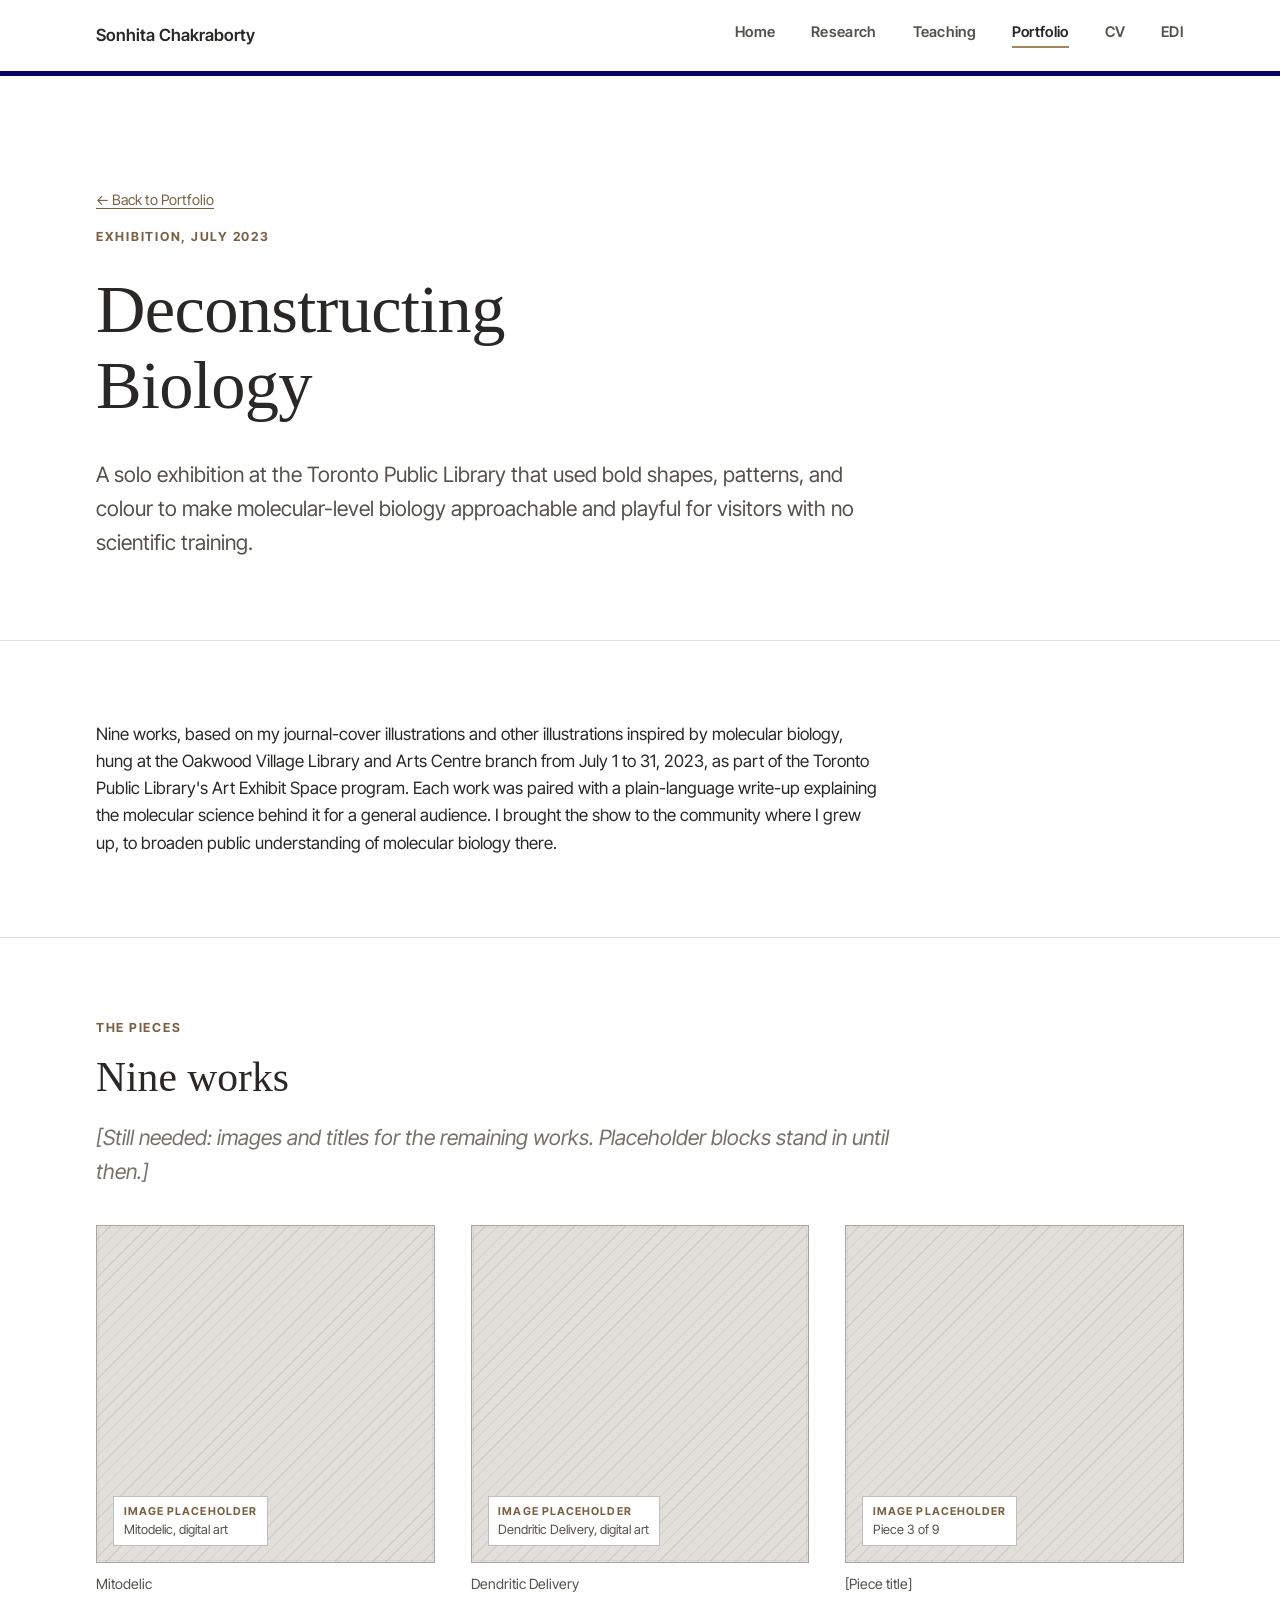
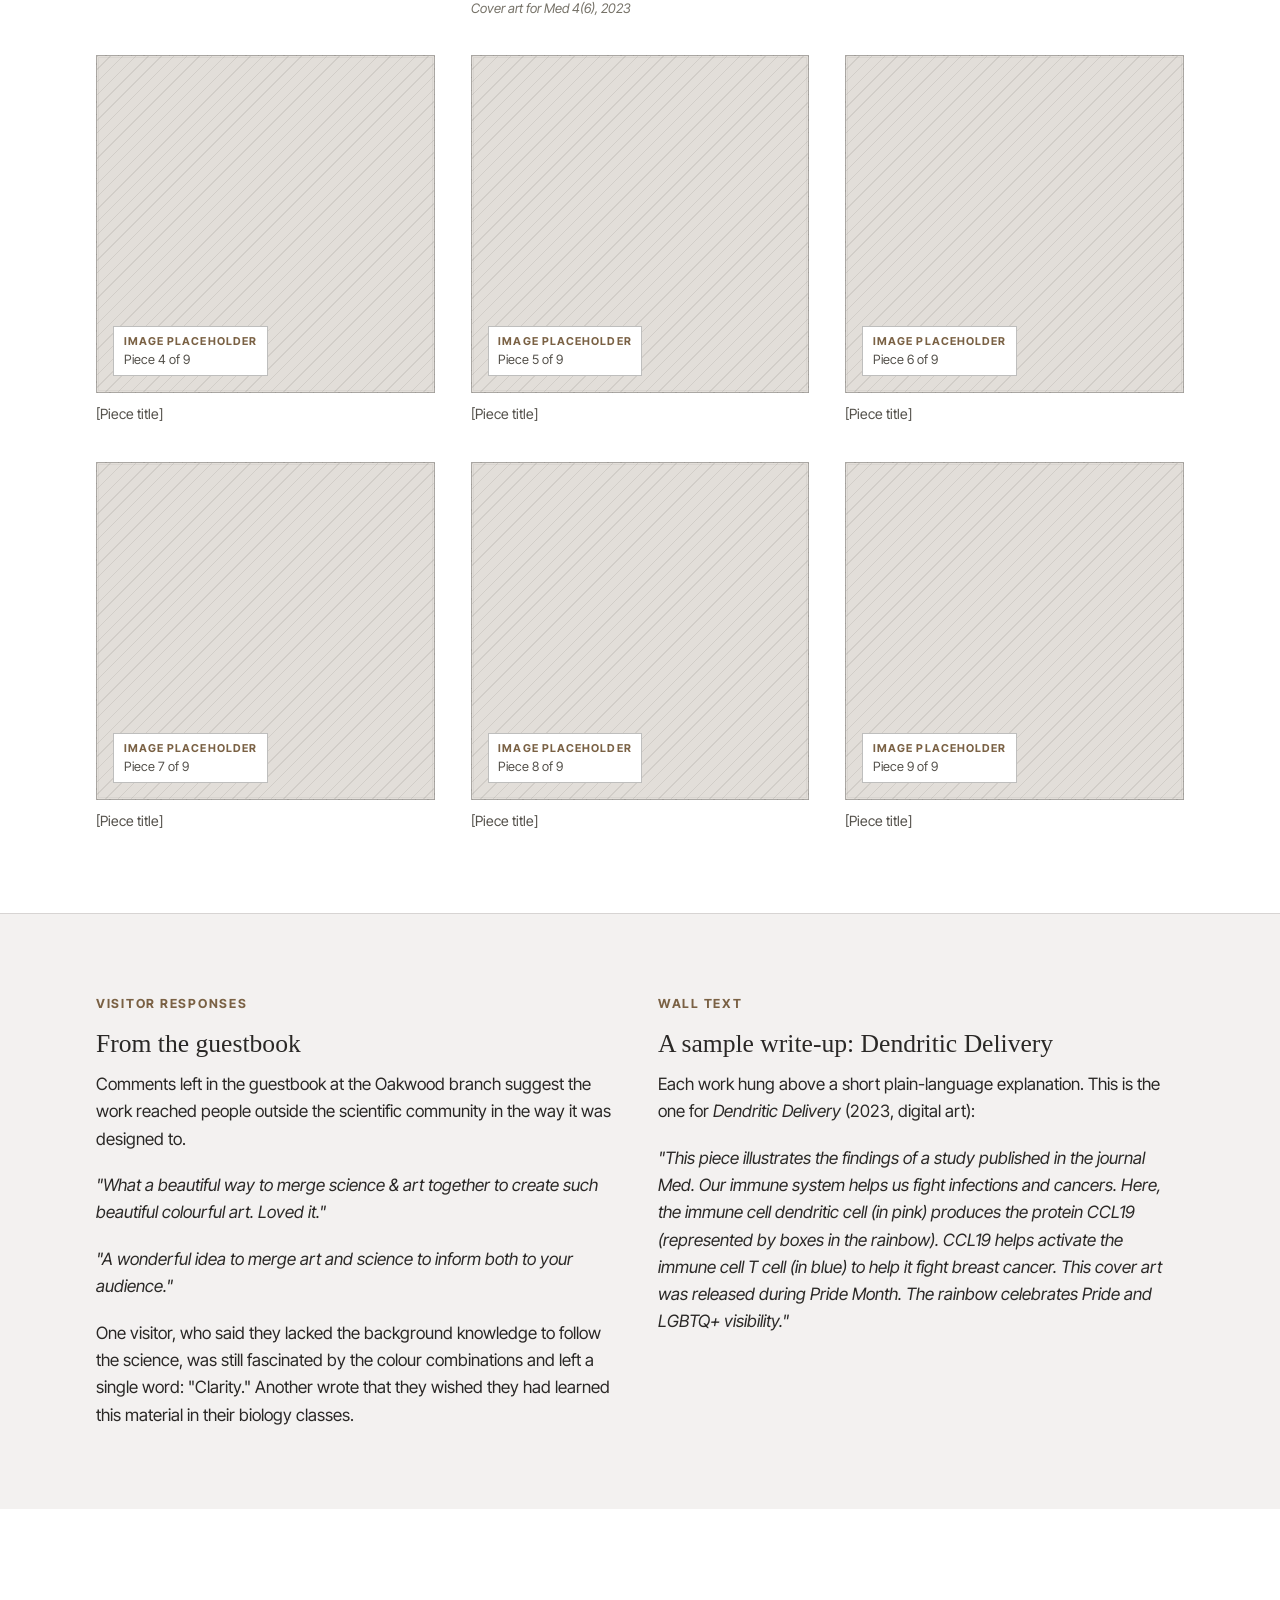
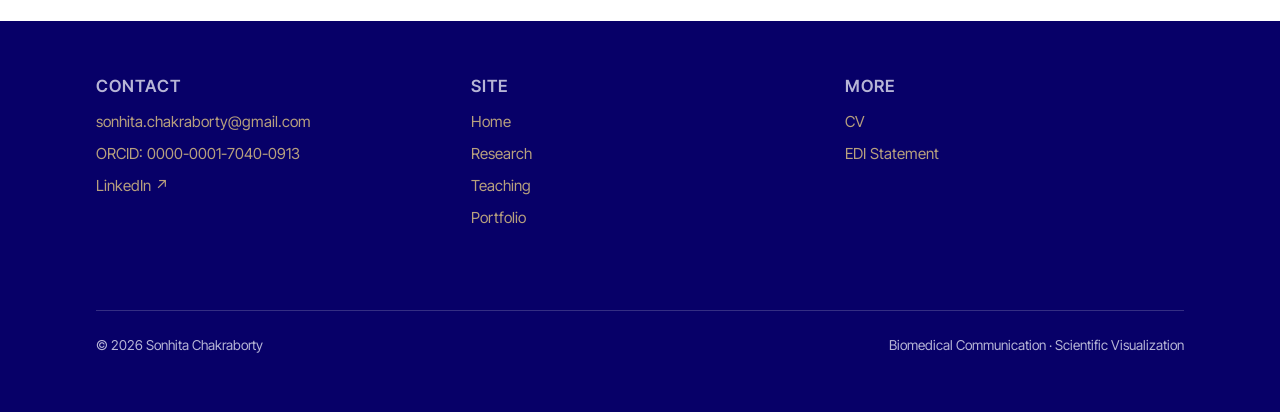
<file: deconstructing-biology.html>
<!DOCTYPE html>
<html lang="en">
<head>
<meta charset="UTF-8">
<meta name="viewport" content="width=device-width, initial-scale=1.0">
<title>Deconstructing Biology, Sonhita Chakraborty</title>
<meta name="description" content="Deconstructing Biology, a July 2023 solo exhibition at the Toronto Public Library using bold shapes, patterns, and colour to make molecular biology approachable for a general audience.">
<link rel="icon" href="assets/favicon.svg" type="image/svg+xml">
<link rel="preconnect" href="https://fonts.googleapis.com">
<link rel="preconnect" href="https://fonts.gstatic.com" crossorigin>
<link href="https://fonts.googleapis.com/css2?family=Radley:ital@0;1&family=Inter+Tight:wght@400;600;700&display=swap" rel="stylesheet">
<link rel="stylesheet" href="css/style.css">
</head>
<body>

<a class="skip-link" href="#main">Skip to main content</a>

<header class="site-header">
  <div class="wrap">
    <a class="wordmark" href="index.html">Sonhita Chakraborty</a>
    <button class="nav-toggle" type="button" aria-expanded="false" aria-controls="primary-nav">Menu</button>
    <nav class="primary-nav" id="primary-nav" aria-label="Primary">
      <ul>
        <li><a href="index.html">Home</a></li>
        <li><a href="research.html">Research</a></li>
        <li><a href="teaching.html">Teaching</a></li>
        <li><a href="portfolio.html" aria-current="page">Portfolio</a></li>
        <li><a href="cv.html">CV</a></li>
        <li><a href="edi.html">EDI</a></li>
      </ul>
    </nav>
  </div>
  <div class="header-accent"></div>
</header>

<main id="main">

  <section class="masthead wrap">
    <p class="quiet-aside" style="margin-top: 0; margin-bottom: var(--sp-2);"><a class="text-link" href="portfolio.html">← Back to Portfolio</a></p>
    <span class="eyebrow">Exhibition, July 2023</span>
    <h1>Deconstructing Biology</h1>
    <p class="lede">A solo exhibition at the Toronto Public Library that used bold shapes, patterns, and colour to make molecular-level biology approachable and playful for visitors with no scientific training.</p>
  </section>

  <section class="section">
    <div class="wrap">
      <div style="max-width: 46em;">
        <p>Nine works, based on my journal-cover illustrations and other illustrations inspired by molecular biology, hung at the Oakwood Village Library and Arts Centre branch from July 1 to 31, 2023, as part of the Toronto Public Library's Art Exhibit Space program. Each work was paired with a plain-language write-up explaining the molecular science behind it for a general audience. I brought the show to the community where I grew up, to broaden public understanding of molecular biology there.</p>
      </div>
    </div>
  </section>

  <section class="section">
    <div class="wrap">
      <span class="eyebrow eyebrow--alt">The pieces</span>
      <h2 class="mt-0">Nine works</h2>
      <!-- NEEDS CLIENT INPUT: images and titles for seven of the nine works; "Mitodelic" is assumed to be one of the nine (it is the image credit on the library's event listing) -->
      <p class="lede" style="margin-bottom: var(--sp-4); color: var(--ink-faint); font-style: italic;">[Still needed: images and titles for the remaining works. Placeholder blocks stand in until then.]</p>

      <div class="gallery">
        <figure class="span-2"><div class="placeholder ar-1-1" role="img" aria-label="Placeholder. Replace with final image and descriptive alt text."><span class="placeholder-label"><strong>Image placeholder</strong>Mitodelic, digital art</span></div><figcaption>Mitodelic</figcaption></figure>
        <figure class="span-2"><div class="placeholder ar-1-1" role="img" aria-label="Placeholder. Replace with final image and descriptive alt text."><span class="placeholder-label"><strong>Image placeholder</strong>Dendritic Delivery, digital art</span></div><figcaption>Dendritic Delivery<span class="cap-medium">Cover art for Med 4(6), 2023</span></figcaption></figure>
        <figure class="span-2"><div class="placeholder ar-1-1" role="img" aria-label="Placeholder. Replace with final image and descriptive alt text."><span class="placeholder-label"><strong>Image placeholder</strong>Piece 3 of 9</span></div><figcaption>[Piece title]</figcaption></figure>
        <figure class="span-2"><div class="placeholder ar-1-1" role="img" aria-label="Placeholder. Replace with final image and descriptive alt text."><span class="placeholder-label"><strong>Image placeholder</strong>Piece 4 of 9</span></div><figcaption>[Piece title]</figcaption></figure>
        <figure class="span-2"><div class="placeholder ar-1-1" role="img" aria-label="Placeholder. Replace with final image and descriptive alt text."><span class="placeholder-label"><strong>Image placeholder</strong>Piece 5 of 9</span></div><figcaption>[Piece title]</figcaption></figure>
        <figure class="span-2"><div class="placeholder ar-1-1" role="img" aria-label="Placeholder. Replace with final image and descriptive alt text."><span class="placeholder-label"><strong>Image placeholder</strong>Piece 6 of 9</span></div><figcaption>[Piece title]</figcaption></figure>
        <figure class="span-2"><div class="placeholder ar-1-1" role="img" aria-label="Placeholder. Replace with final image and descriptive alt text."><span class="placeholder-label"><strong>Image placeholder</strong>Piece 7 of 9</span></div><figcaption>[Piece title]</figcaption></figure>
        <figure class="span-2"><div class="placeholder ar-1-1" role="img" aria-label="Placeholder. Replace with final image and descriptive alt text."><span class="placeholder-label"><strong>Image placeholder</strong>Piece 8 of 9</span></div><figcaption>[Piece title]</figcaption></figure>
        <figure class="span-2"><div class="placeholder ar-1-1" role="img" aria-label="Placeholder. Replace with final image and descriptive alt text."><span class="placeholder-label"><strong>Image placeholder</strong>Piece 9 of 9</span></div><figcaption>[Piece title]</figcaption></figure>
      </div>
    </div>
  </section>

  <section class="section section--tint">
    <div class="wrap grid">
      <div class="col-6">
        <span class="eyebrow eyebrow--alt">Visitor responses</span>
        <h3>From the guestbook</h3>
        <p>Comments left in the guestbook at the Oakwood branch suggest the work reached people outside the scientific community in the way it was designed to.</p>
        <p style="font-style: italic;">"What a beautiful way to merge science &amp; art together to create such beautiful colourful art. Loved it."</p>
        <p style="font-style: italic;">"A wonderful idea to merge art and science to inform both to your audience."</p>
        <p>One visitor, who said they lacked the background knowledge to follow the science, was still fascinated by the colour combinations and left a single word: "Clarity." Another wrote that they wished they had learned this material in their biology classes.</p>
      </div>
      <div class="col-6">
        <span class="eyebrow eyebrow--alt">Wall text</span>
        <h3>A sample write-up: Dendritic Delivery</h3>
        <p>Each work hung above a short plain-language explanation. This is the one for <em>Dendritic Delivery</em> (2023, digital art):</p>
        <p style="font-style: italic;">"This piece illustrates the findings of a study published in the journal Med. Our immune system helps us fight infections and cancers. Here, the immune cell dendritic cell (in pink) produces the protein CCL19 (represented by boxes in the rainbow). CCL19 helps activate the immune cell T cell (in blue) to help it fight breast cancer. This cover art was released during Pride Month. The rainbow celebrates Pride and LGBTQ+ visibility."</p>
      </div>
    </div>
  </section>

</main>

<footer class="site-footer">
  <div class="wrap grid">
    <div class="col-4">
      <h4>Contact</h4>
      <ul class="footer-links">
        <li><a href="mailto:sonhita.chakraborty@gmail.com">sonhita.chakraborty@gmail.com</a></li>
        <li><a href="https://orcid.org/0000-0001-7040-0913">ORCID: 0000-0001-7040-0913</a></li>
        <li><a href="https://www.linkedin.com/in/son-chakraborty/">LinkedIn ↗</a></li>
      </ul>
    </div>
    <div class="col-4">
      <h4>Site</h4>
      <ul class="footer-links">
        <li><a href="index.html">Home</a></li>
        <li><a href="research.html">Research</a></li>
        <li><a href="teaching.html">Teaching</a></li>
        <li><a href="portfolio.html">Portfolio</a></li>
      </ul>
    </div>
    <div class="col-4">
      <h4>More</h4>
      <ul class="footer-links">
        <li><a href="cv.html">CV</a></li>
        <li><a href="edi.html">EDI Statement</a></li>
      </ul>
    </div>
    <div class="col-12 footer-meta">
      <span>© <span id="copyright-year">2026</span> Sonhita Chakraborty</span>
      <span>Biomedical Communication · Scientific Visualization</span>
    </div>
  </div>
</footer>
<script src="js/main.js"></script>
</body>
</html>
</file>
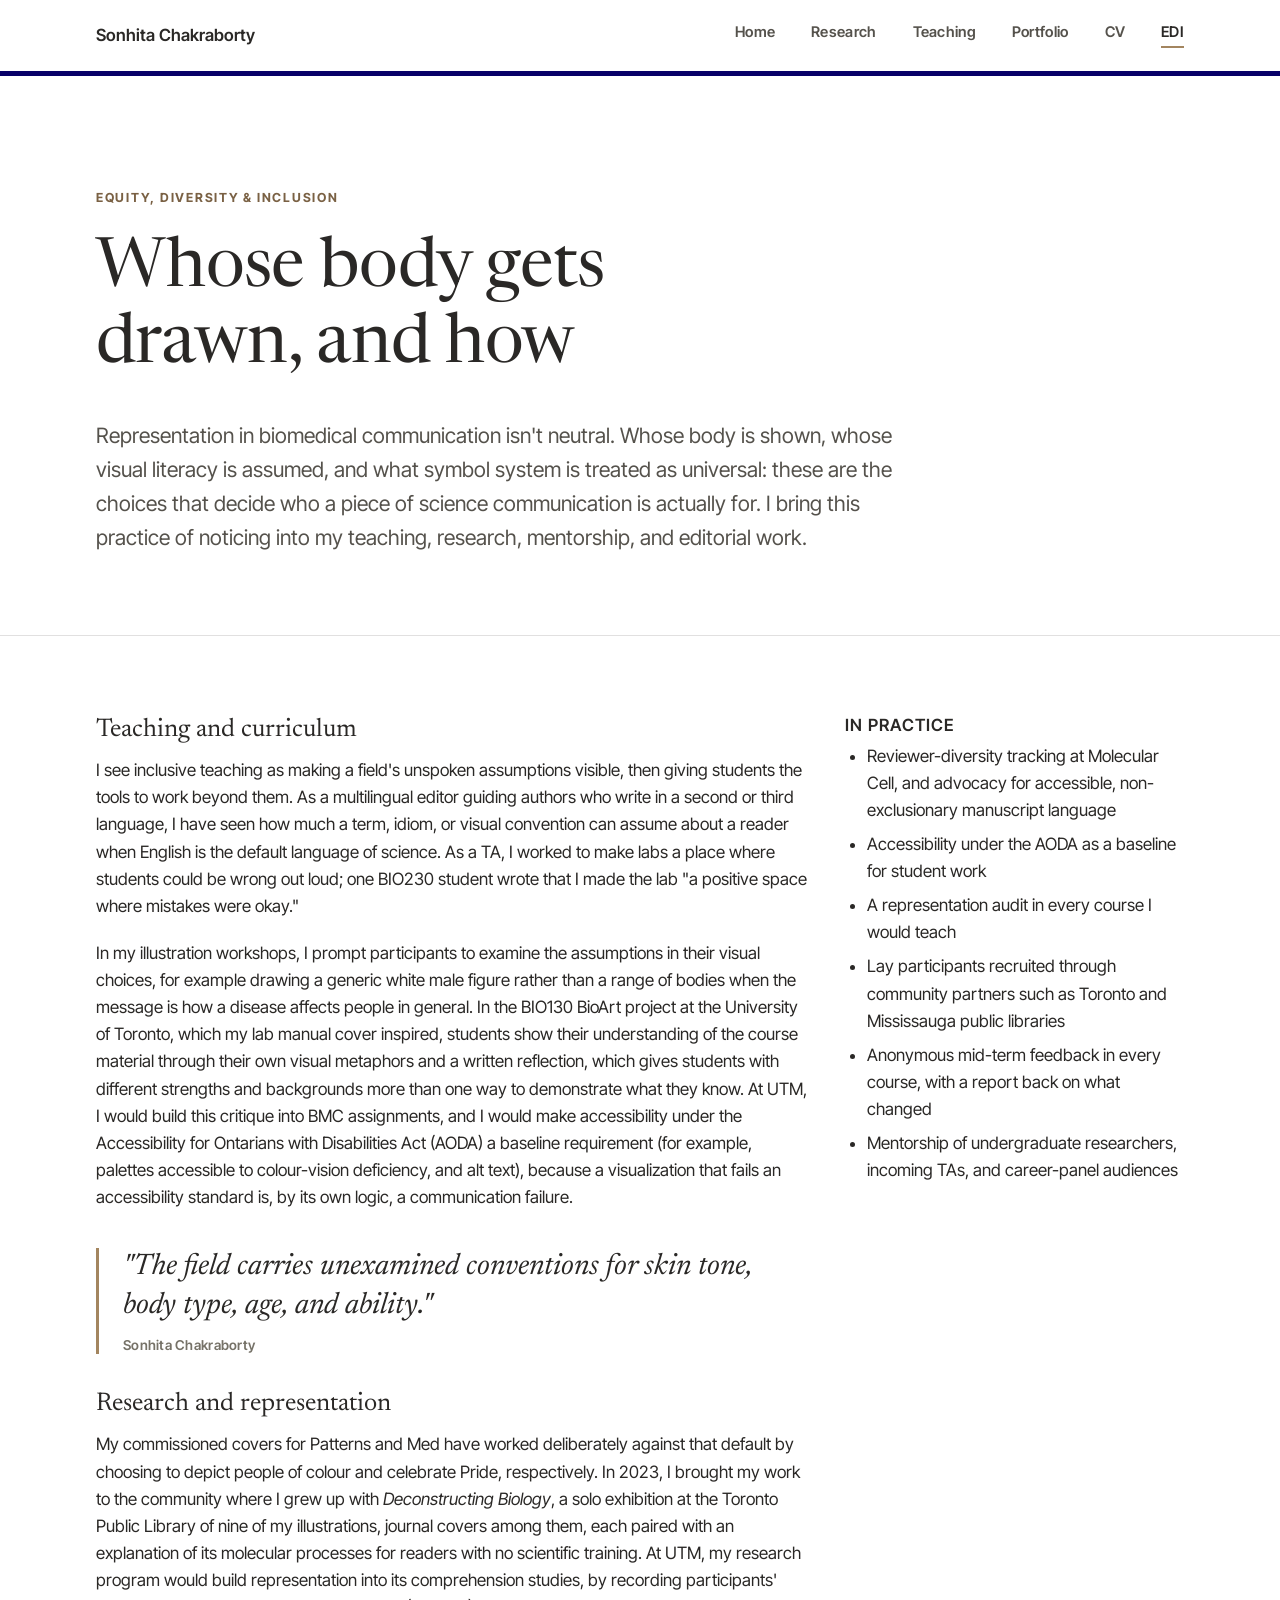
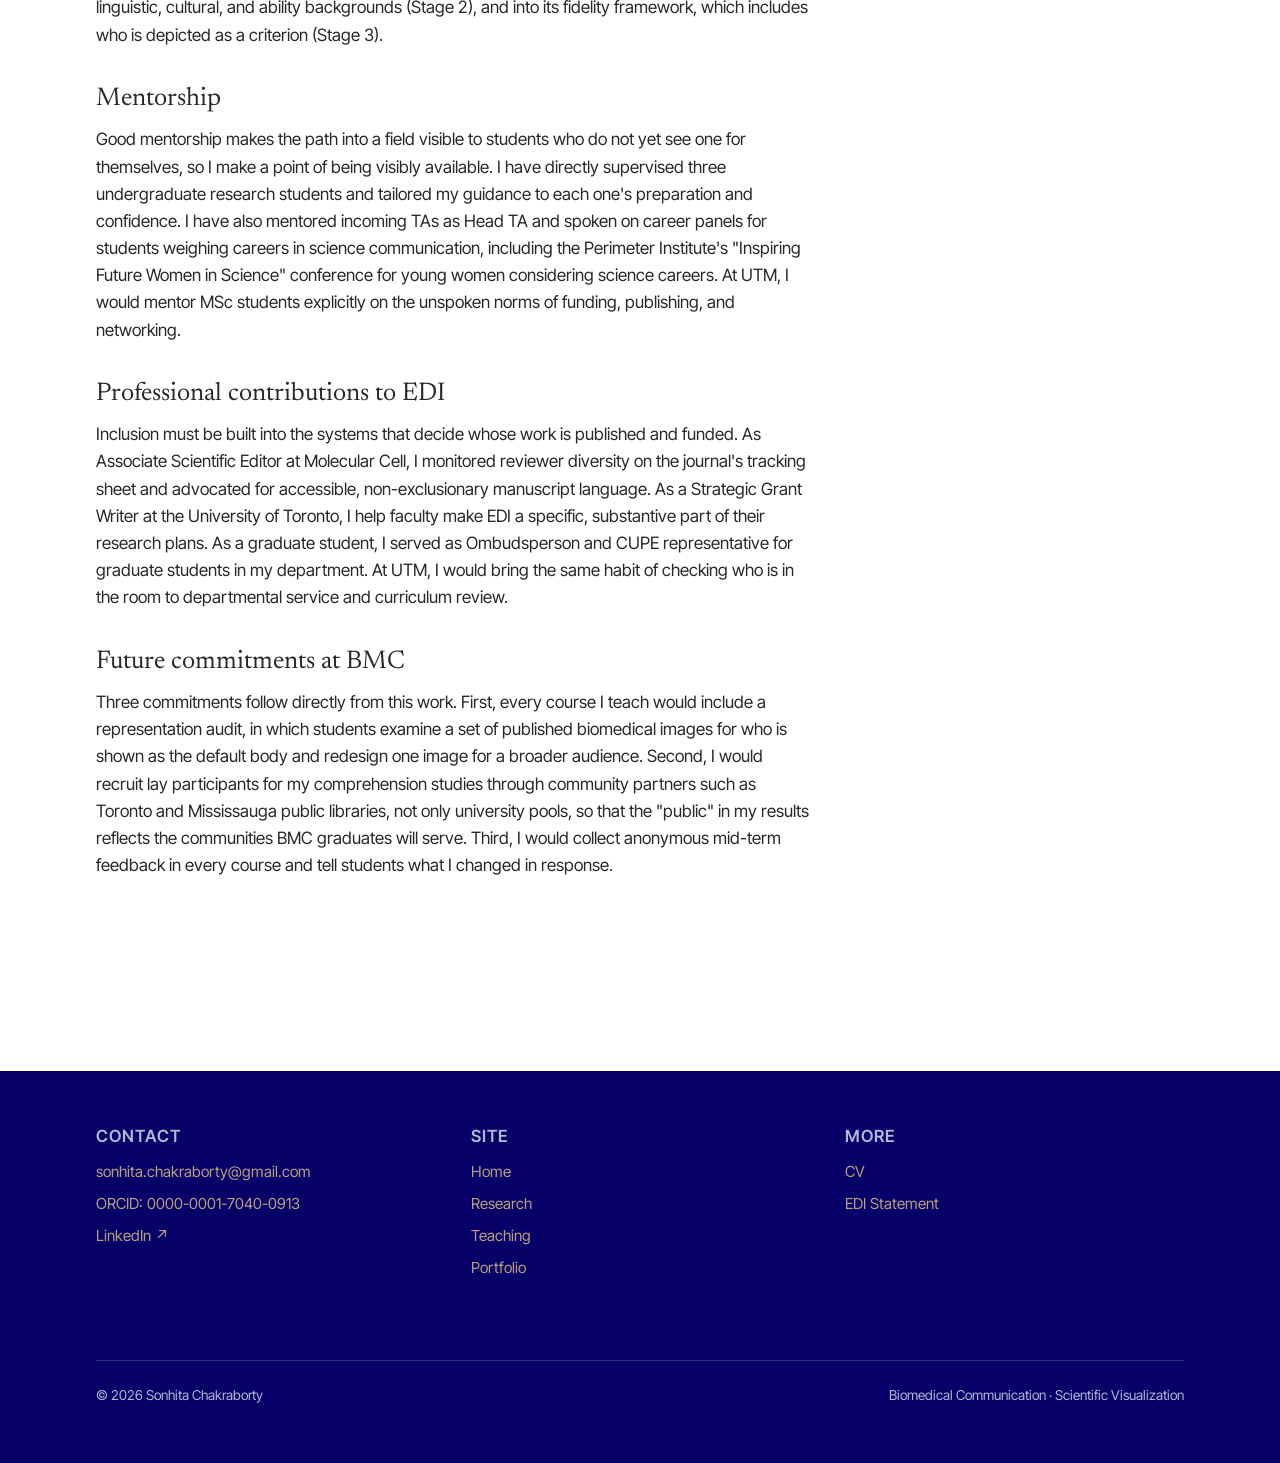
<file: edi.html>
<!DOCTYPE html>
<html lang="en">
<head>
<meta charset="UTF-8">
<meta name="viewport" content="width=device-width, initial-scale=1.0">
<title>EDI Statement, Sonhita Chakraborty</title>
<meta name="description" content="Statement on equity, diversity, and inclusion in research, teaching, and creative practice.">
<link rel="icon" href="assets/favicon.svg" type="image/svg+xml">
<link rel="preconnect" href="https://fonts.googleapis.com">
<link rel="preconnect" href="https://fonts.gstatic.com" crossorigin>
<link href="https://fonts.googleapis.com/css2?family=Newsreader:ital,opsz,wght@0,6..72,400;1,6..72,400&family=Inter+Tight:wght@400;600;700&display=swap" rel="stylesheet">
<link rel="stylesheet" href="css/style.css">
</head>
<body>

<a class="skip-link" href="#main">Skip to main content</a>

<header class="site-header">
  <div class="wrap">
    <a class="wordmark" href="index.html">Sonhita Chakraborty</a>
    <button class="nav-toggle" type="button" aria-expanded="false" aria-controls="primary-nav">Menu</button>
    <nav class="primary-nav" id="primary-nav" aria-label="Primary">
      <ul>
        <li><a href="index.html">Home</a></li>
        <li><a href="research.html">Research</a></li>
        <li><a href="teaching.html">Teaching</a></li>
        <li><a href="portfolio.html">Portfolio</a></li>
        <li><a href="cv.html">CV</a></li>
        <li><a href="edi.html" aria-current="page">EDI</a></li>
      </ul>
    </nav>
  </div>
  <div class="header-accent"></div>
</header>

<main id="main">

  <section class="masthead wrap">
    <span class="eyebrow eyebrow--alt">Equity, Diversity &amp; Inclusion</span>
    <h1>Whose body gets drawn, and how</h1>
    <p class="lede">Representation in biomedical communication isn't neutral. Whose body is shown, whose visual literacy is assumed, and what symbol system is treated as universal: these are the choices that decide who a piece of science communication is actually for. I bring this practice of noticing into my teaching, research, mentorship, and editorial work.</p>
  </section>

  <section class="section">
    <div class="wrap grid">
      <div class="col-8">
        <h3>Teaching and curriculum</h3>
        <p>I see inclusive teaching as making a field's unspoken assumptions visible, then giving students the tools to work beyond them. As a multilingual editor guiding authors who write in a second or third language, I have seen how much a term, idiom, or visual convention can assume about a reader when English is the default language of science. As a TA, I worked to make labs a place where students could be wrong out loud; one BIO230 student wrote that I made the lab "a positive space where mistakes were okay."</p>
        <p>In my illustration workshops, I prompt participants to examine the assumptions in their visual choices, for example drawing a generic white male figure rather than a range of bodies when the message is how a disease affects people in general. In the BIO130 BioArt project at the University of Toronto, which my lab manual cover inspired, students show their understanding of the course material through their own visual metaphors and a written reflection, which gives students with different strengths and backgrounds more than one way to demonstrate what they know. At UTM, I would build this critique into BMC assignments, and I would make accessibility under the Accessibility for Ontarians with Disabilities Act (AODA) a baseline requirement (for example, palettes accessible to colour-vision deficiency, and alt text), because a visualization that fails an accessibility standard is, by its own logic, a communication failure.</p>

        <div class="pull-quote">
          "The field carries unexamined conventions for skin tone, body type, age, and ability."
          <cite>Sonhita Chakraborty</cite>
        </div>

        <h3>Research and representation</h3>
        <p>My commissioned covers for Patterns and Med have worked deliberately against that default by choosing to depict people of colour and celebrate Pride, respectively. In 2023, I brought my work to the community where I grew up with <em>Deconstructing Biology</em>, a solo exhibition at the Toronto Public Library of nine of my illustrations, journal covers among them, each paired with an explanation of its molecular processes for readers with no scientific training. At UTM, my research program would build representation into its comprehension studies, by recording participants' linguistic, cultural, and ability backgrounds (Stage 2), and into its fidelity framework, which includes who is depicted as a criterion (Stage 3).</p>

        <h3 style="margin-top: var(--sp-4);">Mentorship</h3>
        <p>Good mentorship makes the path into a field visible to students who do not yet see one for themselves, so I make a point of being visibly available. I have directly supervised three undergraduate research students and tailored my guidance to each one's preparation and confidence. I have also mentored incoming TAs as Head TA and spoken on career panels for students weighing careers in science communication, including the Perimeter Institute's "Inspiring Future Women in Science" conference for young women considering science careers. At UTM, I would mentor MSc students explicitly on the unspoken norms of funding, publishing, and networking.</p>

        <h3 style="margin-top: var(--sp-4);">Professional contributions to EDI</h3>
        <p>Inclusion must be built into the systems that decide whose work is published and funded. As Associate Scientific Editor at Molecular Cell, I monitored reviewer diversity on the journal's tracking sheet and advocated for accessible, non-exclusionary manuscript language. As a Strategic Grant Writer at the University of Toronto, I help faculty make EDI a specific, substantive part of their research plans. As a graduate student, I served as Ombudsperson and CUPE representative for graduate students in my department. At UTM, I would bring the same habit of checking who is in the room to departmental service and curriculum review.</p>

        <h3 style="margin-top: var(--sp-4);">Future commitments at BMC</h3>
        <p>Three commitments follow directly from this work. First, every course I teach would include a representation audit, in which students examine a set of published biomedical images for who is shown as the default body and redesign one image for a broader audience. Second, I would recruit lay participants for my comprehension studies through community partners such as Toronto and Mississauga public libraries, not only university pools, so that the "public" in my results reflects the communities BMC graduates will serve. Third, I would collect anonymous mid-term feedback in every course and tell students what I changed in response.</p>
      </div>

      <div class="col-4">
        <h4>In practice</h4>
        <ul>
          <li>Reviewer-diversity tracking at Molecular Cell, and advocacy for accessible, non-exclusionary manuscript language</li>
          <li>Accessibility under the AODA as a baseline for student work</li>
          <li>A representation audit in every course I would teach</li>
          <li>Lay participants recruited through community partners such as Toronto and Mississauga public libraries</li>
          <li>Anonymous mid-term feedback in every course, with a report back on what changed</li>
          <li>Mentorship of undergraduate researchers, incoming TAs, and career-panel audiences</li>
        </ul>
      </div>
    </div>
  </section>

</main>

<footer class="site-footer">
  <div class="wrap grid">
    <div class="col-4">
      <h4>Contact</h4>
      <ul class="footer-links">
        <li><a href="mailto:sonhita.chakraborty@gmail.com">sonhita.chakraborty@gmail.com</a></li>
        <li><a href="https://orcid.org/0000-0001-7040-0913">ORCID: 0000-0001-7040-0913</a></li>
        <li><a href="https://www.linkedin.com/in/son-chakraborty/">LinkedIn ↗</a></li>
      </ul>
    </div>
    <div class="col-4">
      <h4>Site</h4>
      <ul class="footer-links">
        <li><a href="index.html">Home</a></li>
        <li><a href="research.html">Research</a></li>
        <li><a href="teaching.html">Teaching</a></li>
        <li><a href="portfolio.html">Portfolio</a></li>
      </ul>
    </div>
    <div class="col-4">
      <h4>More</h4>
      <ul class="footer-links">
        <li><a href="cv.html">CV</a></li>
        <li><a href="edi.html">EDI Statement</a></li>
      </ul>
    </div>
    <div class="col-12 footer-meta">
      <span>© <span id="copyright-year">2026</span> Sonhita Chakraborty</span>
      <span>Biomedical Communication · Scientific Visualization</span>
    </div>
  </div>
</footer>
<script src="js/main.js"></script>
</body>
</html>
</file>
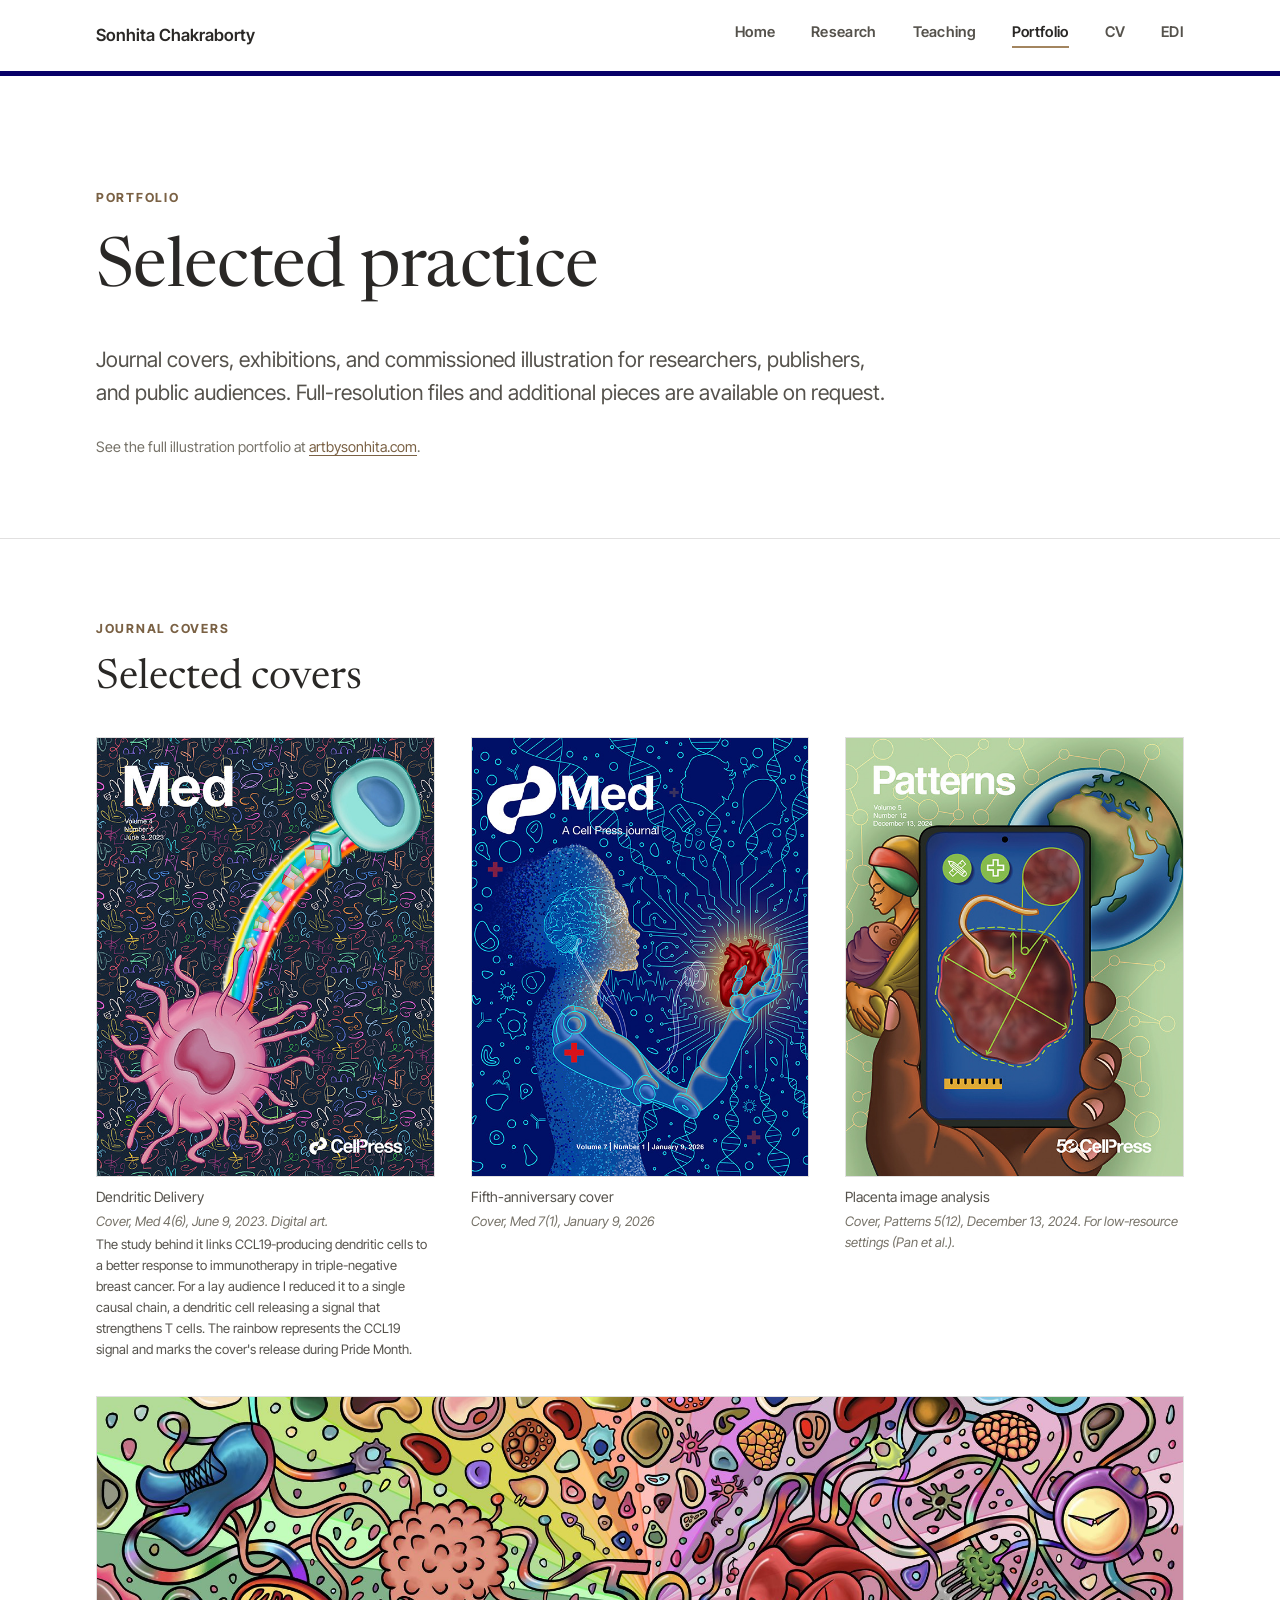
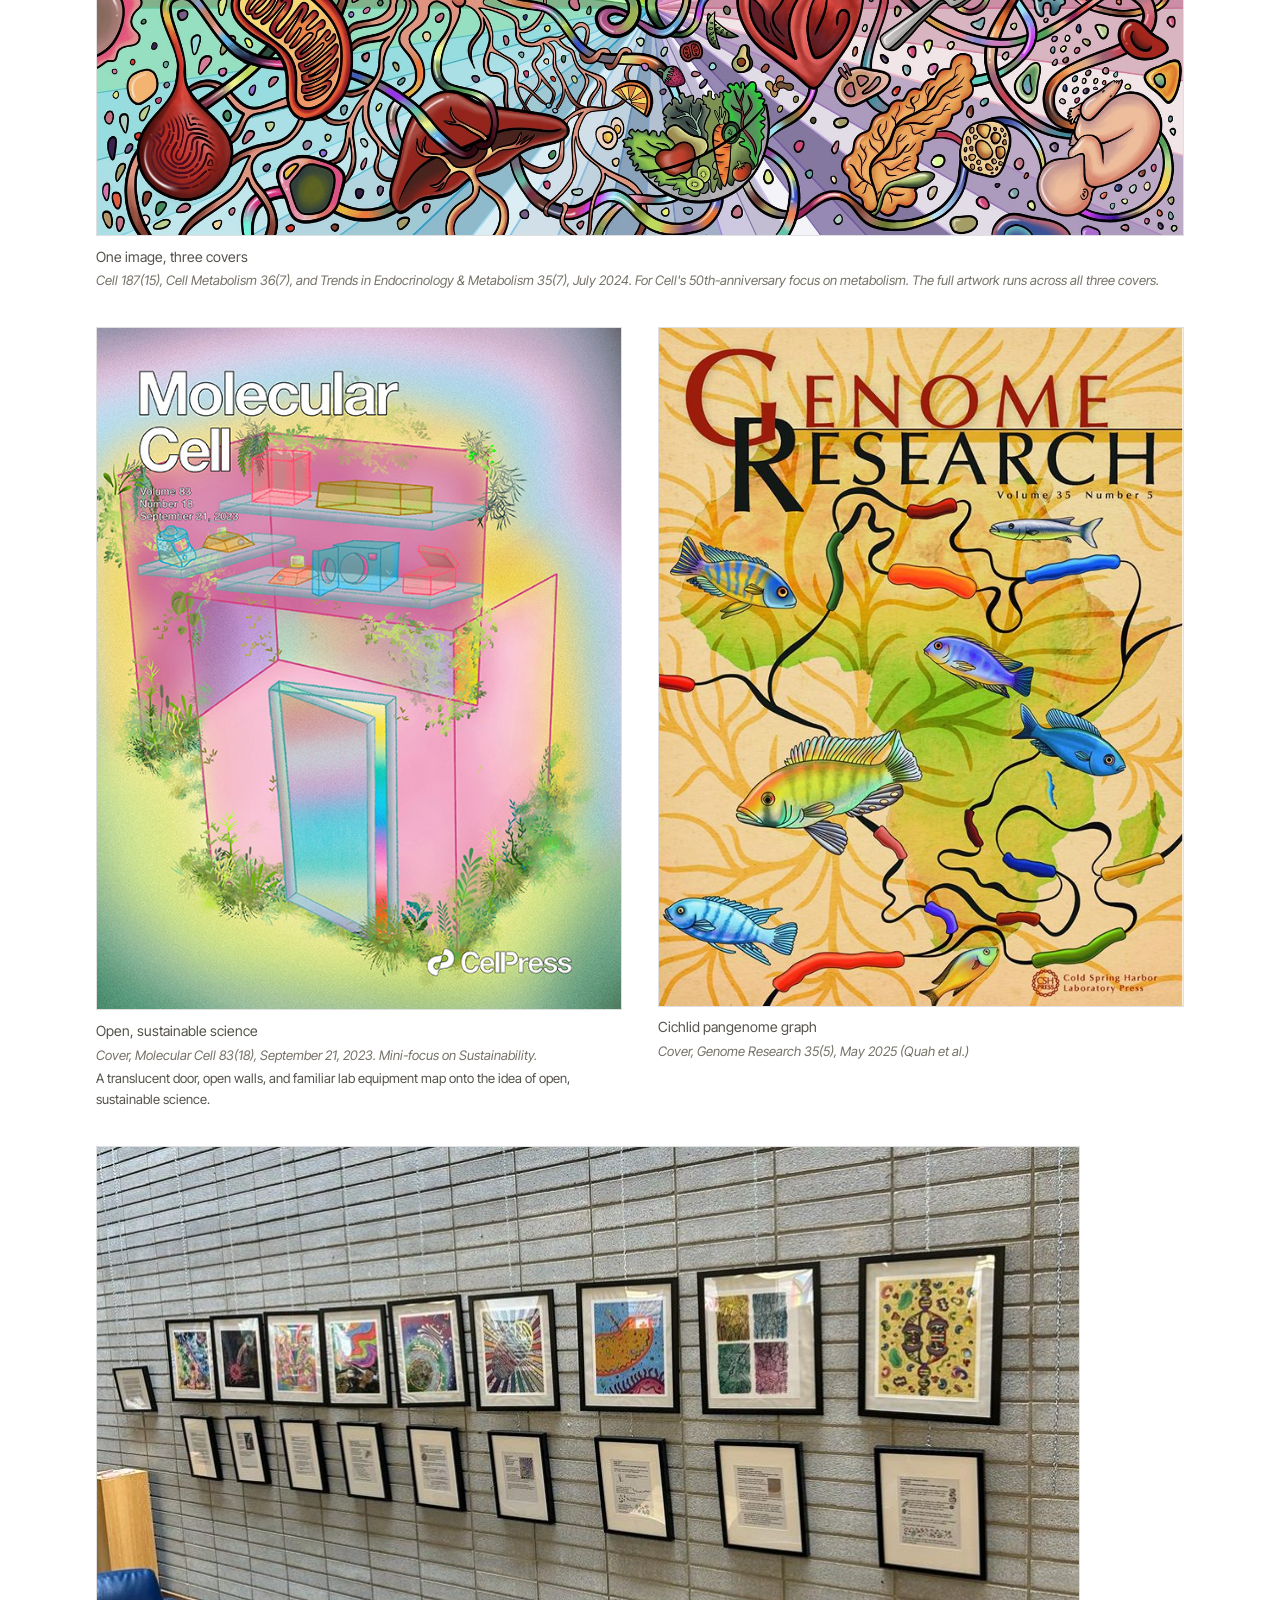
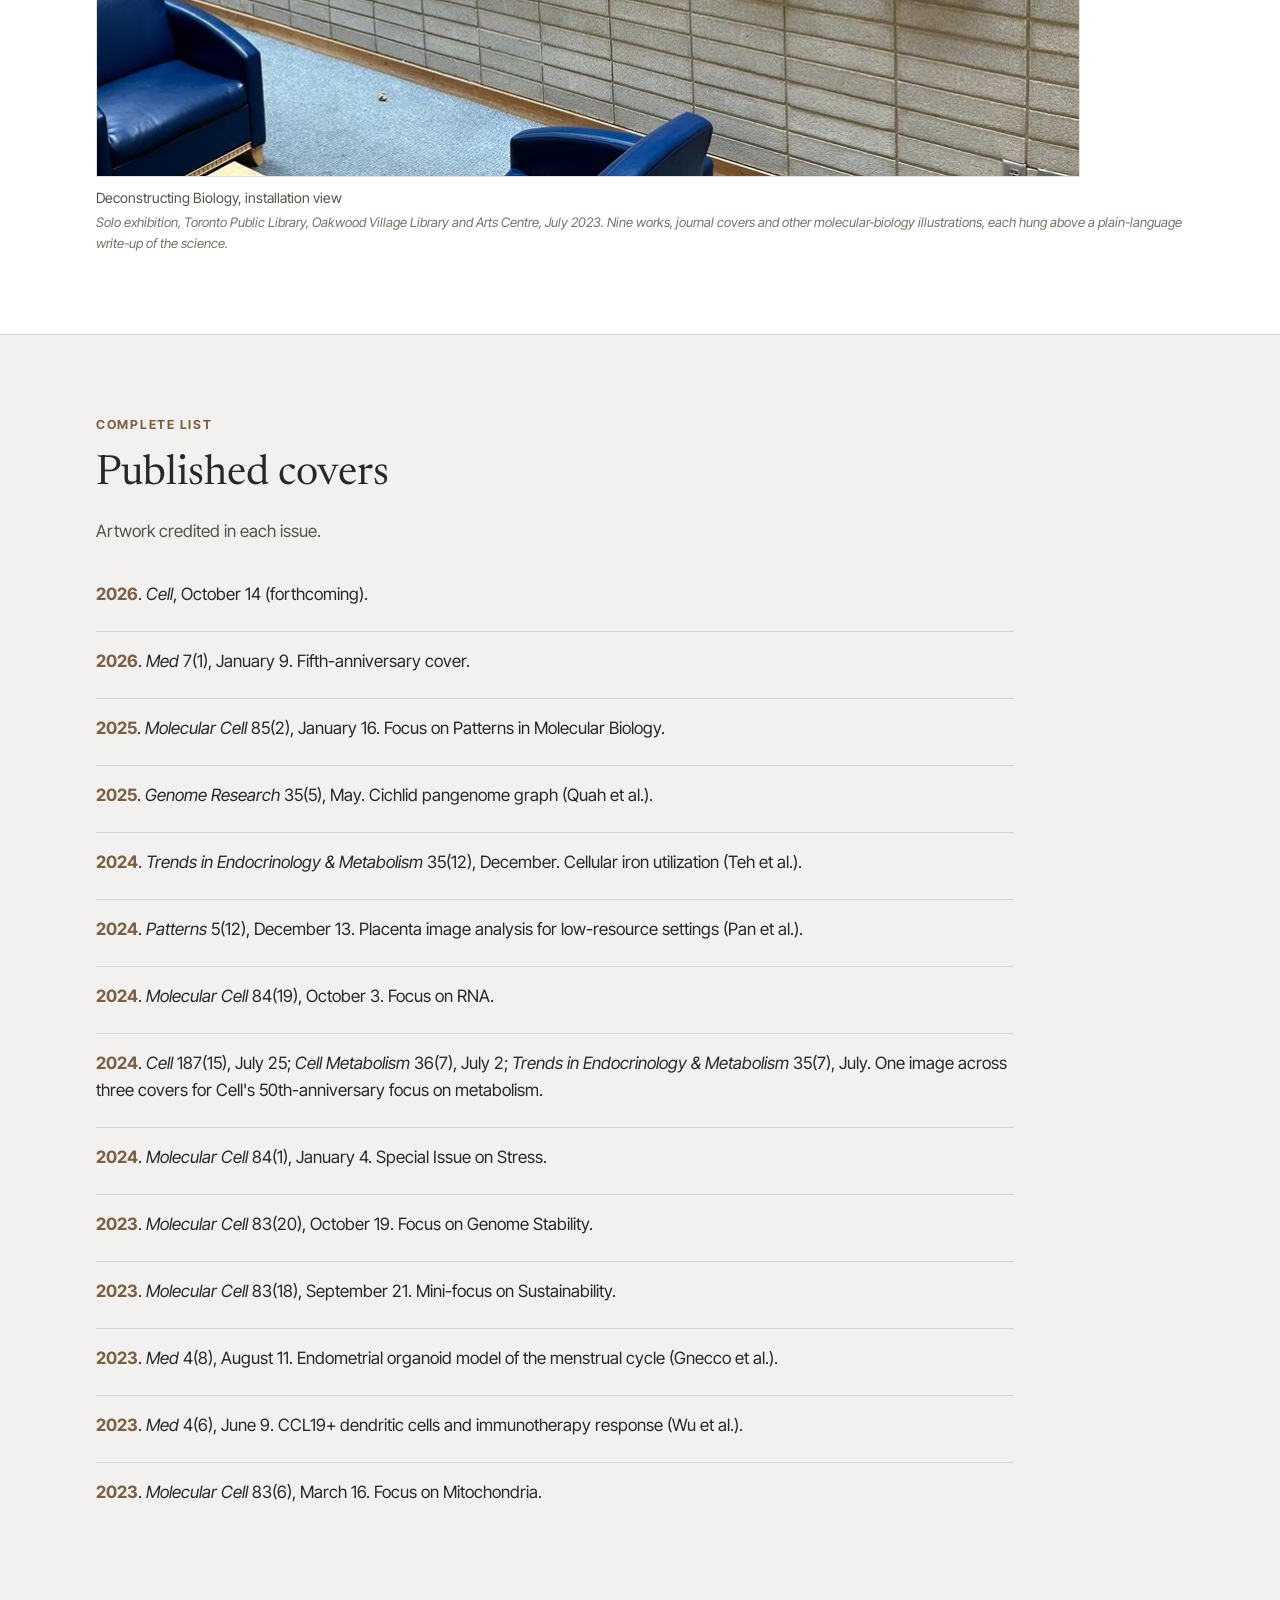
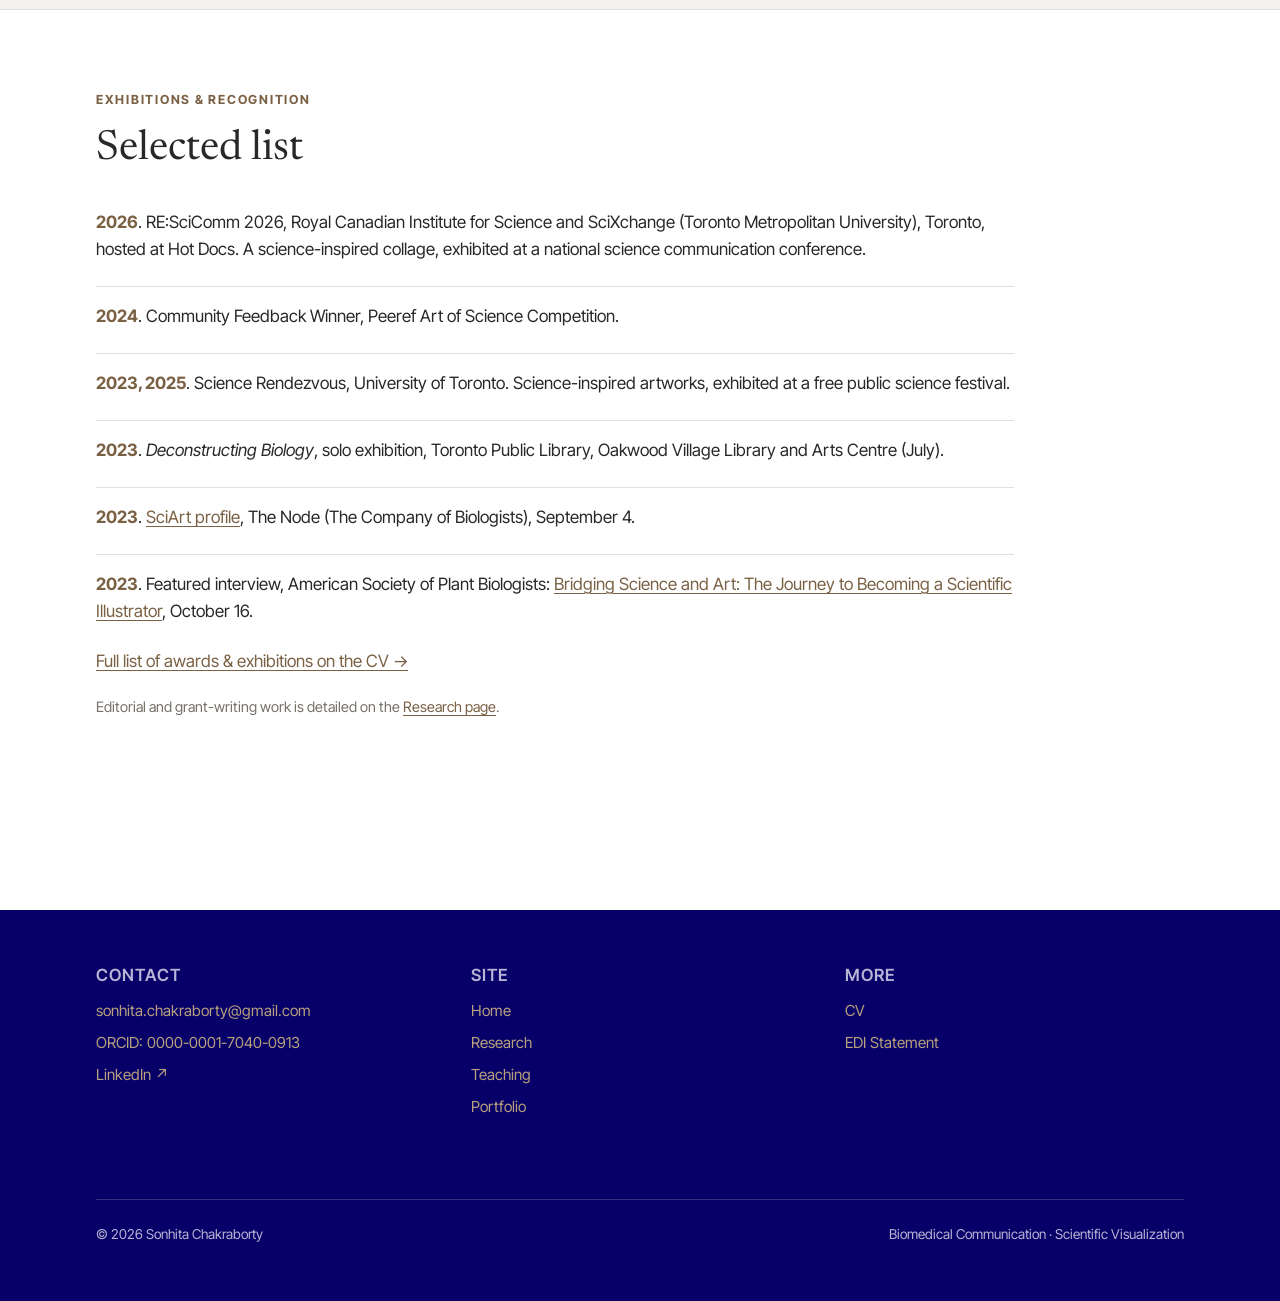
<file: portfolio.html>
<!DOCTYPE html>
<html lang="en">
<head>
<meta charset="UTF-8">
<meta name="viewport" content="width=device-width, initial-scale=1.0">
<title>Portfolio, Sonhita Chakraborty</title>
<meta name="description" content="Journal covers, exhibitions, and commissioned scientific illustration by Sonhita Chakraborty.">
<link rel="icon" href="assets/favicon.svg" type="image/svg+xml">
<link rel="preconnect" href="https://fonts.googleapis.com">
<link rel="preconnect" href="https://fonts.gstatic.com" crossorigin>
<link href="https://fonts.googleapis.com/css2?family=Newsreader:ital,opsz,wght@0,6..72,400;1,6..72,400&family=Inter+Tight:wght@400;600;700&display=swap" rel="stylesheet">
<link rel="stylesheet" href="css/style.css">
</head>
<body>

<a class="skip-link" href="#main">Skip to main content</a>

<header class="site-header">
  <div class="wrap">
    <a class="wordmark" href="index.html">Sonhita Chakraborty</a>
    <button class="nav-toggle" type="button" aria-expanded="false" aria-controls="primary-nav">Menu</button>
    <nav class="primary-nav" id="primary-nav" aria-label="Primary">
      <ul>
        <li><a href="index.html">Home</a></li>
        <li><a href="research.html">Research</a></li>
        <li><a href="teaching.html">Teaching</a></li>
        <li><a href="portfolio.html" aria-current="page">Portfolio</a></li>
        <li><a href="cv.html">CV</a></li>
        <li><a href="edi.html">EDI</a></li>
      </ul>
    </nav>
  </div>
  <div class="header-accent"></div>
</header>

<main id="main">

  <section class="masthead wrap">
    <span class="eyebrow">Portfolio</span>
    <h1>Selected practice</h1>
    <p class="lede">Journal covers, exhibitions, and commissioned illustration for researchers, publishers, and public audiences. Full-resolution files and additional pieces are available on request.</p>
    <p class="quiet-aside">See the full illustration portfolio at <a class="text-link" href="https://artbysonhita.com">artbysonhita.com</a>.</p>
  </section>

  <section class="section">
    <div class="wrap">
      <span class="eyebrow">Journal covers</span>
      <h2 class="mt-0">Selected covers</h2>
      <div class="gallery" style="margin-top: var(--sp-4);">

        <figure class="span-2">
          <img src="assets/images/dendritic-delivery-med-4-6.jpg" width="591" height="768" alt="Cover of Med, volume 4, number 6, June 9, 2023. A pink dendritic cell with long tendrils at lower left sends a rainbow arc of small glowing boxes up to a teal T cell with a blue nucleus at upper right, against a dark background patterned with colourful hand-drawn glyphs.">
          <figcaption>
            Dendritic Delivery
            <span class="cap-medium">Cover, <em>Med</em> 4(6), June 9, 2023. Digital art.</span>
            <span class="cap-medium" style="font-style: normal; color: var(--ink-soft);">The study behind it links CCL19-producing dendritic cells to a better response to immunotherapy in triple-negative breast cancer. For a lay audience I reduced it to a single causal chain, a dendritic cell releasing a signal that strengthens T cells. The rainbow represents the CCL19 signal and marks the cover's release during Pride Month.</span>
          </figcaption>
        </figure>

        <figure class="span-2">
          <img src="assets/images/med-7-1-fifth-anniversary.jpg" width="591" height="768" alt="Cover of Med, volume 7, number 1, January 9, 2026, the fifth-anniversary issue. A glowing blue silhouette of a person with a visible brain and a robotic arm holds a red anatomical heart, surrounded by DNA helices, circuit lines, and cell and antibody icons on a deep blue background.">
          <figcaption>
            Fifth-anniversary cover
            <span class="cap-medium">Cover, <em>Med</em> 7(1), January 9, 2026</span>
          </figcaption>
        </figure>

        <figure class="span-2">
          <img src="assets/images/patterns-5-12-placenta-image-analysis.jpg" width="591" height="768" alt="Cover of Patterns, volume 5, number 12, December 13, 2024. A hand holds a smartphone showing a placenta with measurement lines and a magnified inset, while a woman in a headwrap carries a baby behind it and a globe sits at upper right, on a light green network background.">
          <figcaption>
            Placenta image analysis
            <span class="cap-medium">Cover, <em>Patterns</em> 5(12), December 13, 2024. For low-resource settings (Pan et al.).</span>
          </figcaption>
        </figure>

        <figure class="span-6">
          <img src="assets/images/metabolism-three-covers-panorama.jpg" width="2000" height="807" loading="lazy" alt="Wide, colourful illustration about metabolism. A blue running shoe, a mitochondrion, a liver, a bowl of vegetables, a heart, an alarm clock, a fork holding broccoli, and a curled fetus are joined by looping rainbow-striped tubes around a large number 50, against rainbow rays and scattered cell shapes.">
          <figcaption>
            One image, three covers
            <span class="cap-medium"><em>Cell</em> 187(15), <em>Cell Metabolism</em> 36(7), and <em>Trends in Endocrinology &amp; Metabolism</em> 35(7), July 2024. For Cell's 50th-anniversary focus on metabolism. The full artwork runs across all three covers.</span>
          </figcaption>
        </figure>

        <figure class="span-3">
          <img src="assets/images/molecular-cell-83-18-open-sustainable-science.jpg" width="591" height="768" loading="lazy" alt="Cover of Molecular Cell, volume 83, number 18, September 21, 2023. A pink, translucent laboratory with open walls and an ajar glass door, shelves of colourful lab equipment inside, and plants and grasses growing around it on a soft pastel background.">
          <figcaption>
            Open, sustainable science
            <span class="cap-medium">Cover, <em>Molecular Cell</em> 83(18), September 21, 2023. Mini-focus on Sustainability.</span>
            <span class="cap-medium" style="font-style: normal; color: var(--ink-soft);">A translucent door, open walls, and familiar lab equipment map onto the idea of open, sustainable science.</span>
          </figcaption>
        </figure>

        <figure class="span-3">
          <img src="assets/images/genome-research-35-5-cichlid-pangenome.jpg" width="619" height="800" loading="lazy" alt="Cover of Genome Research, volume 35, number 5. Colourful cichlid fish swim over a map of Africa, linked by looping black lines with coloured segments that represent a pangenome graph, on a warm cream background.">
          <figcaption>
            Cichlid pangenome graph
            <span class="cap-medium">Cover, <em>Genome Research</em> 35(5), May 2025 (Quah et al.)</span>
          </figcaption>
        </figure>

        <figure class="span-6">
          <img src="assets/images/deconstructing-biology-installation.jpg" width="984" height="631" loading="lazy" alt="Installation view of Deconstructing Biology at the Oakwood Village Library and Arts Centre. Nine framed, colourful abstract illustrations hang in a row on a grey brick wall, each above a smaller framed panel of plain-language text, with a blue armchair at lower left.">
          <figcaption>
            Deconstructing Biology, installation view
            <span class="cap-medium">Solo exhibition, Toronto Public Library, Oakwood Village Library and Arts Centre, July 2023. Nine works, journal covers and other molecular-biology illustrations, each hung above a plain-language write-up of the science.</span>
          </figcaption>
        </figure>

      </div>
    </div>
  </section>

  <section class="section section--tint">
    <div class="wrap">
      <div style="max-width: 54em;">
        <span class="eyebrow eyebrow--alt">Complete list</span>
        <h2 class="mt-0">Published covers</h2>
        <p style="color: var(--ink-soft);">Artwork credited in each issue.</p>
        <ul class="pub-list">
          <li><span class="pub-year">2026</span>. <em>Cell</em>, October 14 (forthcoming).</li>
          <li><span class="pub-year">2026</span>. <em>Med</em> 7(1), January 9. Fifth-anniversary cover.</li>
          <li><span class="pub-year">2025</span>. <em>Molecular Cell</em> 85(2), January 16. Focus on Patterns in Molecular Biology.</li>
          <li><span class="pub-year">2025</span>. <em>Genome Research</em> 35(5), May. Cichlid pangenome graph (Quah et al.).</li>
          <li><span class="pub-year">2024</span>. <em>Trends in Endocrinology &amp; Metabolism</em> 35(12), December. Cellular iron utilization (Teh et al.).</li>
          <li><span class="pub-year">2024</span>. <em>Patterns</em> 5(12), December 13. Placenta image analysis for low-resource settings (Pan et al.).</li>
          <li><span class="pub-year">2024</span>. <em>Molecular Cell</em> 84(19), October 3. Focus on RNA.</li>
          <li><span class="pub-year">2024</span>. <em>Cell</em> 187(15), July 25; <em>Cell Metabolism</em> 36(7), July 2; <em>Trends in Endocrinology &amp; Metabolism</em> 35(7), July. One image across three covers for Cell's 50th-anniversary focus on metabolism.</li>
          <li><span class="pub-year">2024</span>. <em>Molecular Cell</em> 84(1), January 4. Special Issue on Stress.</li>
          <li><span class="pub-year">2023</span>. <em>Molecular Cell</em> 83(20), October 19. Focus on Genome Stability.</li>
          <li><span class="pub-year">2023</span>. <em>Molecular Cell</em> 83(18), September 21. Mini-focus on Sustainability.</li>
          <li><span class="pub-year">2023</span>. <em>Med</em> 4(8), August 11. Endometrial organoid model of the menstrual cycle (Gnecco et al.).</li>
          <li><span class="pub-year">2023</span>. <em>Med</em> 4(6), June 9. CCL19+ dendritic cells and immunotherapy response (Wu et al.).</li>
          <li><span class="pub-year">2023</span>. <em>Molecular Cell</em> 83(6), March 16. Focus on Mitochondria.</li>
        </ul>
      </div>
    </div>
  </section>

  <section class="section">
    <div class="wrap">
      <div style="max-width: 54em;">
        <span class="eyebrow eyebrow--alt">Exhibitions &amp; recognition</span>
        <h2 class="mt-0">Selected list</h2>
        <ol class="pub-list">
          <li><span class="pub-year">2026</span>. RE:SciComm 2026, Royal Canadian Institute for Science and SciXchange (Toronto Metropolitan University), Toronto, hosted at Hot Docs. A science-inspired collage, exhibited at a national science communication conference.</li>
          <li><span class="pub-year">2024</span>. Community Feedback Winner, Peeref Art of Science Competition.</li>
          <li><span class="pub-year">2023, 2025</span>. Science Rendezvous, University of Toronto. Science-inspired artworks, exhibited at a free public science festival.</li>
          <li><span class="pub-year">2023</span>. <em>Deconstructing Biology</em>, solo exhibition, Toronto Public Library, Oakwood Village Library and Arts Centre (July).</li>
          <li><span class="pub-year">2023</span>. <a class="text-link" href="https://thenode.biologists.com/sciart-profile-sonhita-chakraborty/science-art/">SciArt profile</a>, The Node (The Company of Biologists), September 4.</li>
          <li><span class="pub-year">2023</span>. Featured interview, American Society of Plant Biologists: <a class="text-link" href="https://plantae.org/bridging-science-and-art-the-journey-to-becoming-a-scientific-illustrator/">Bridging Science and Art: The Journey to Becoming a Scientific Illustrator</a>, October 16.</li>
        </ol>
        <p><a class="text-link" href="cv.html#awards">Full list of awards &amp; exhibitions on the CV →</a></p>
        <p class="quiet-aside">Editorial and grant-writing work is detailed on the <a class="text-link" href="research.html">Research page</a>.</p>
      </div>
    </div>
  </section>

</main>

<footer class="site-footer">
  <div class="wrap grid">
    <div class="col-4">
      <h4>Contact</h4>
      <ul class="footer-links">
        <li><a href="mailto:sonhita.chakraborty@gmail.com">sonhita.chakraborty@gmail.com</a></li>
        <li><a href="https://orcid.org/0000-0001-7040-0913">ORCID: 0000-0001-7040-0913</a></li>
        <li><a href="https://www.linkedin.com/in/son-chakraborty/">LinkedIn ↗</a></li>
      </ul>
    </div>
    <div class="col-4">
      <h4>Site</h4>
      <ul class="footer-links">
        <li><a href="index.html">Home</a></li>
        <li><a href="research.html">Research</a></li>
        <li><a href="teaching.html">Teaching</a></li>
        <li><a href="portfolio.html">Portfolio</a></li>
      </ul>
    </div>
    <div class="col-4">
      <h4>More</h4>
      <ul class="footer-links">
        <li><a href="cv.html">CV</a></li>
        <li><a href="edi.html">EDI Statement</a></li>
      </ul>
    </div>
    <div class="col-12 footer-meta">
      <span>© <span id="copyright-year">2026</span> Sonhita Chakraborty</span>
      <span>Biomedical Communication · Scientific Visualization</span>
    </div>
  </div>
</footer>
<script src="js/main.js"></script>
</body>
</html>
</file>
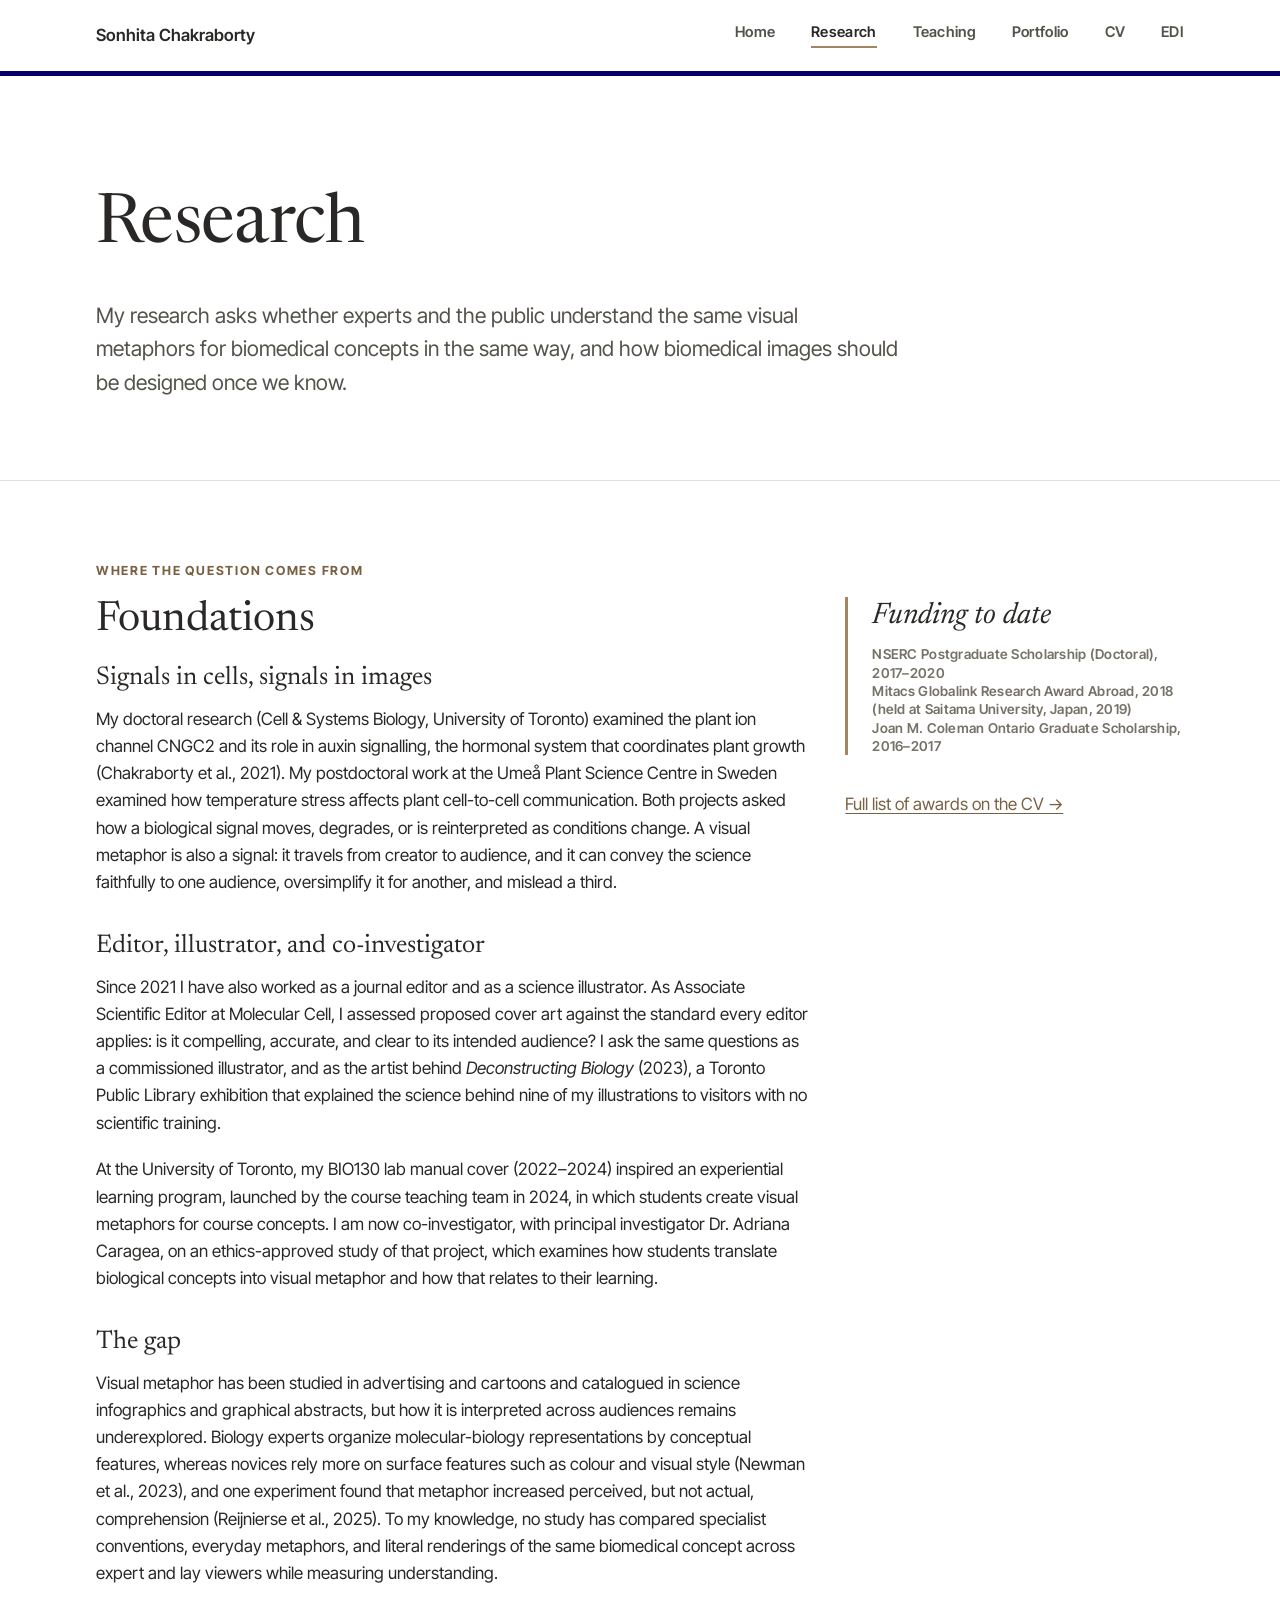
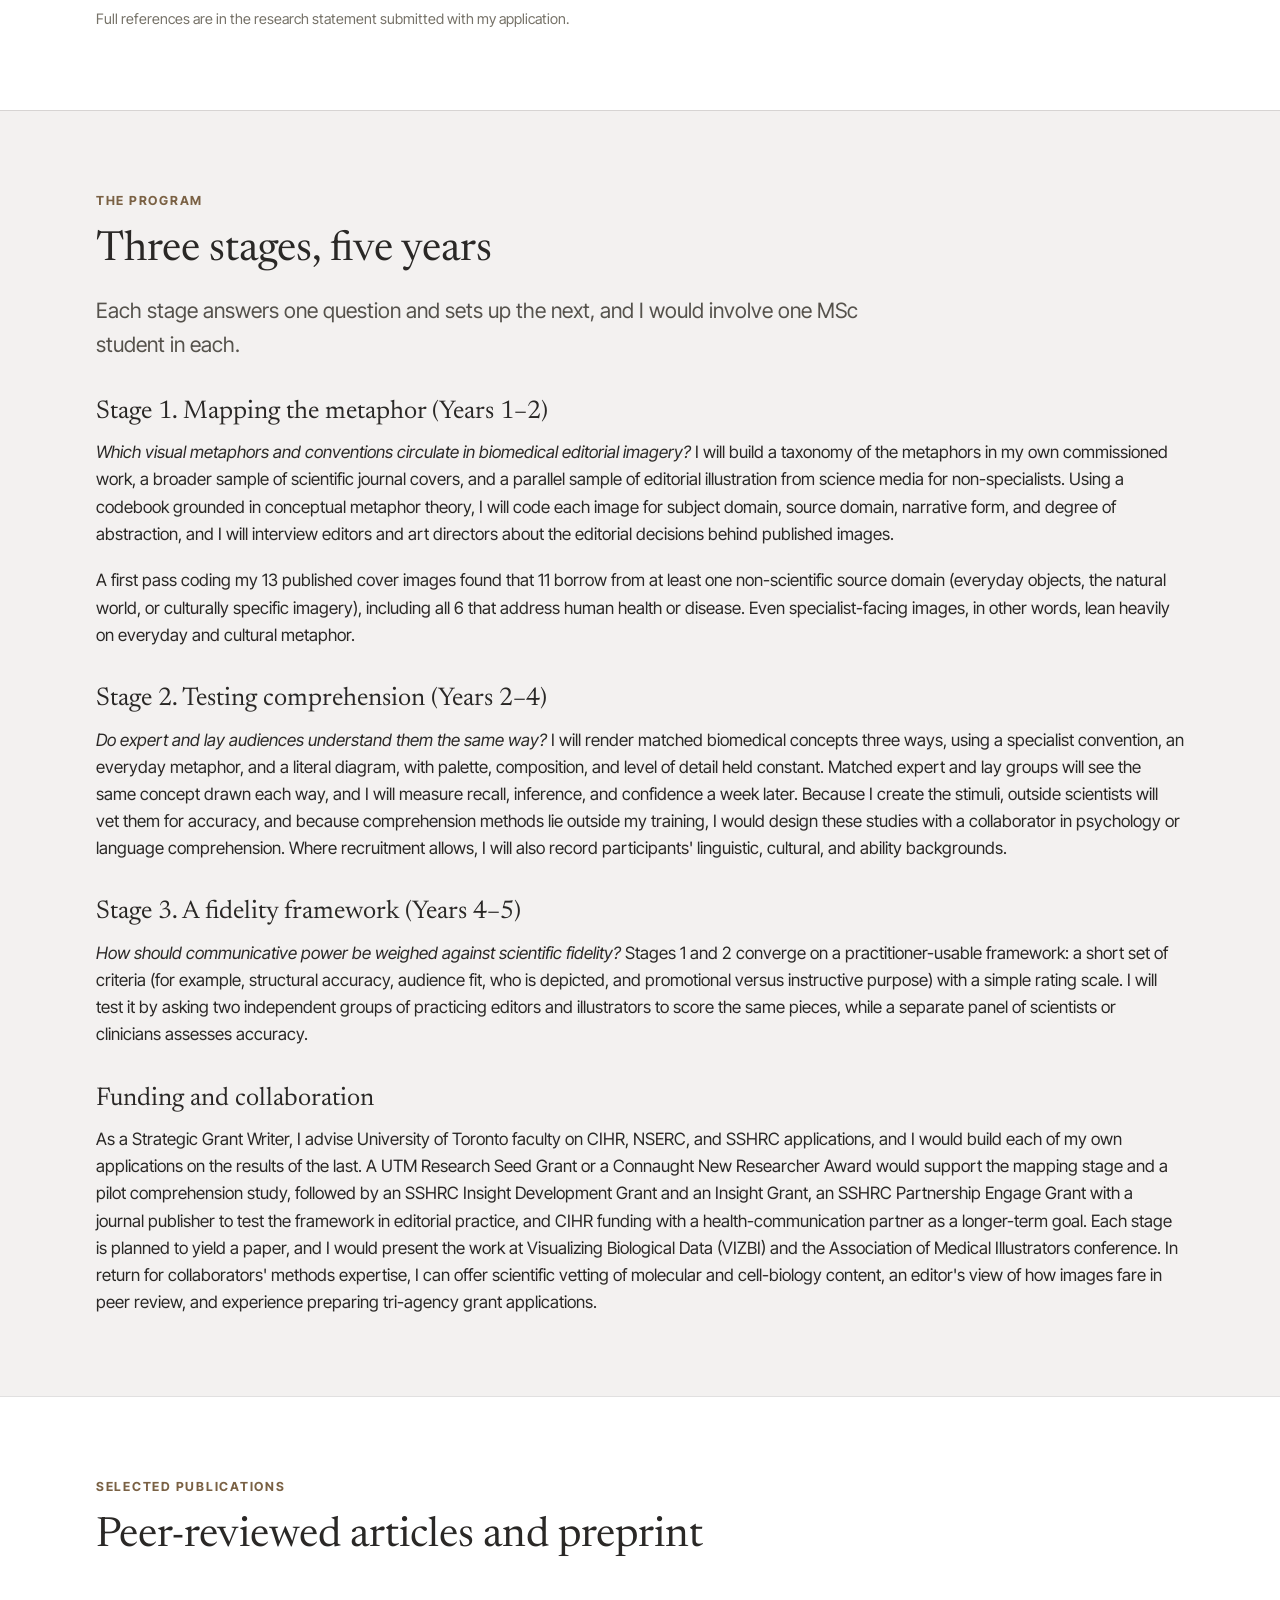
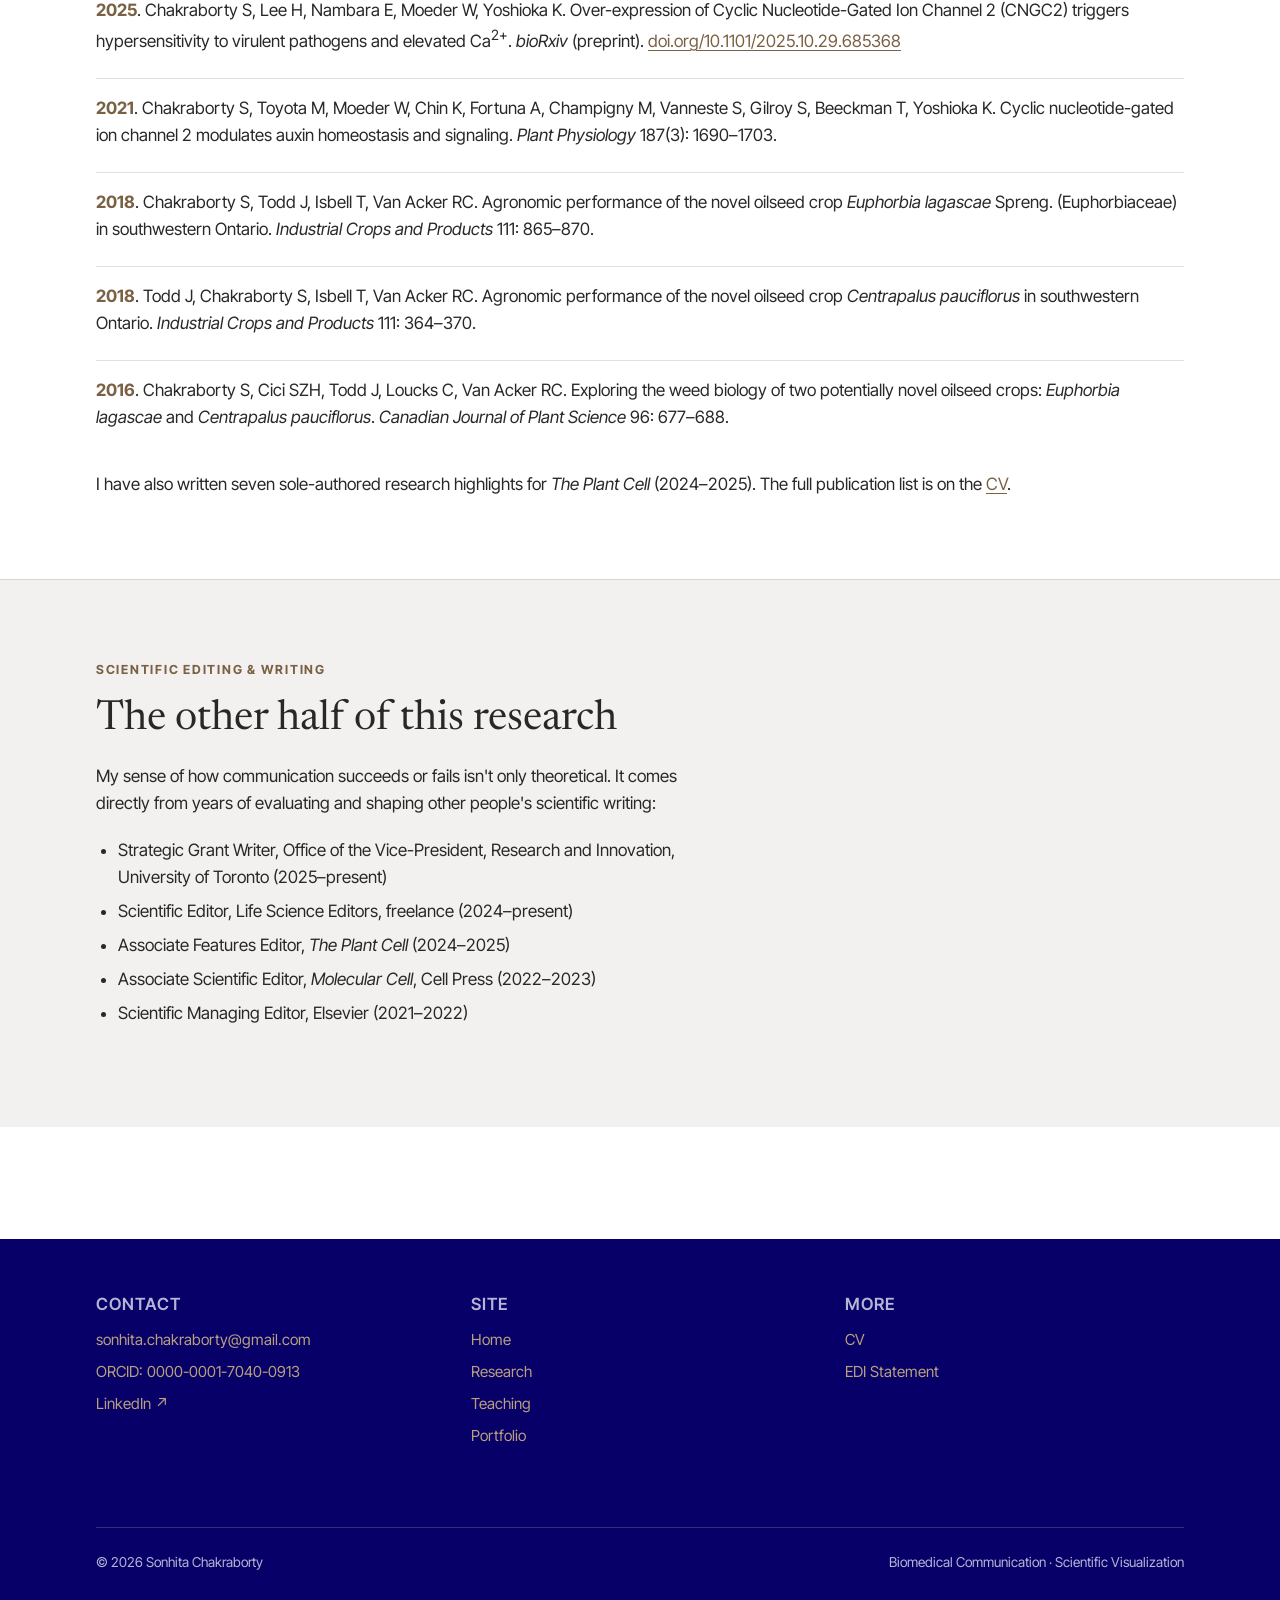
<file: research.html>
<!DOCTYPE html>
<html lang="en">
<head>
<meta charset="UTF-8">
<meta name="viewport" content="width=device-width, initial-scale=1.0">
<title>Research, Sonhita Chakraborty</title>
<meta name="description" content="Research program on whether experts and the public understand the same visual metaphors for biomedical concepts, and how biomedical images should be designed once we know.">
<link rel="icon" href="assets/favicon.svg" type="image/svg+xml">
<link rel="preconnect" href="https://fonts.googleapis.com">
<link rel="preconnect" href="https://fonts.gstatic.com" crossorigin>
<link href="https://fonts.googleapis.com/css2?family=Newsreader:ital,opsz,wght@0,6..72,400;1,6..72,400&family=Inter+Tight:wght@400;600;700&display=swap" rel="stylesheet">
<link rel="stylesheet" href="css/style.css">
</head>
<body>

<a class="skip-link" href="#main">Skip to main content</a>

<header class="site-header">
  <div class="wrap">
    <a class="wordmark" href="index.html">Sonhita Chakraborty</a>
    <button class="nav-toggle" type="button" aria-expanded="false" aria-controls="primary-nav">Menu</button>
    <nav class="primary-nav" id="primary-nav" aria-label="Primary">
      <ul>
        <li><a href="index.html">Home</a></li>
        <li><a href="research.html" aria-current="page">Research</a></li>
        <li><a href="teaching.html">Teaching</a></li>
        <li><a href="portfolio.html">Portfolio</a></li>
        <li><a href="cv.html">CV</a></li>
        <li><a href="edi.html">EDI</a></li>
      </ul>
    </nav>
  </div>
  <div class="header-accent"></div>
</header>

<main id="main">

  <section class="masthead wrap">
    <h1>Research</h1>
    <p class="lede">My research asks whether experts and the public understand the same visual metaphors for biomedical concepts in the same way, and how biomedical images should be designed once we know.</p>
  </section>

  <section class="section">
    <div class="wrap grid">
      <div class="col-8">
        <span class="eyebrow eyebrow--alt">Where the question comes from</span>
        <h2 class="mt-0">Foundations</h2>

        <h3>Signals in cells, signals in images</h3>
        <p>My doctoral research (Cell &amp; Systems Biology, University of Toronto) examined the plant ion channel CNGC2 and its role in auxin signalling, the hormonal system that coordinates plant growth (Chakraborty et al., 2021). My postdoctoral work at the Umeå Plant Science Centre in Sweden examined how temperature stress affects plant cell-to-cell communication. Both projects asked how a biological signal moves, degrades, or is reinterpreted as conditions change. A visual metaphor is also a signal: it travels from creator to audience, and it can convey the science faithfully to one audience, oversimplify it for another, and mislead a third.</p>

        <h3 style="margin-top: var(--sp-4);">Editor, illustrator, and co-investigator</h3>
        <p>Since 2021 I have also worked as a journal editor and as a science illustrator. As Associate Scientific Editor at Molecular Cell, I assessed proposed cover art against the standard every editor applies: is it compelling, accurate, and clear to its intended audience? I ask the same questions as a commissioned illustrator, and as the artist behind <em>Deconstructing Biology</em> (2023), a Toronto Public Library exhibition that explained the science behind nine of my illustrations to visitors with no scientific training.</p>
        <p>At the University of Toronto, my BIO130 lab manual cover (2022–2024) inspired an experiential learning program, launched by the course teaching team in 2024, in which students create visual metaphors for course concepts. I am now co-investigator, with principal investigator Dr. Adriana Caragea, on an ethics-approved study of that project, which examines how students translate biological concepts into visual metaphor and how that relates to their learning.</p>

        <h3 style="margin-top: var(--sp-4);">The gap</h3>
        <p>Visual metaphor has been studied in advertising and cartoons and catalogued in science infographics and graphical abstracts, but how it is interpreted across audiences remains underexplored. Biology experts organize molecular-biology representations by conceptual features, whereas novices rely more on surface features such as colour and visual style (Newman et al., 2023), and one experiment found that metaphor increased perceived, but not actual, comprehension (Reijnierse et al., 2025). To my knowledge, no study has compared specialist conventions, everyday metaphors, and literal renderings of the same biomedical concept across expert and lay viewers while measuring understanding.</p>
        <p style="font-size: 0.9rem; color: var(--ink-faint);">Full references are in the research statement submitted with my application.</p>
      </div>

      <div class="col-4">
        <div class="pull-quote">
          Funding to date
          <cite>
            NSERC Postgraduate Scholarship (Doctoral), 2017–2020<br>
            Mitacs Globalink Research Award Abroad, 2018 (held at Saitama University, Japan, 2019)<br>
            Joan M. Coleman Ontario Graduate Scholarship, 2016–2017
          </cite>
        </div>
        <p style="margin-top: var(--sp-3);"><a class="text-link" href="cv.html#awards">Full list of awards on the CV →</a></p>
      </div>
    </div>
  </section>

  <section class="section section--tint">
    <div class="wrap">
      <span class="eyebrow">The program</span>
      <h2 class="mt-0">Three stages, five years</h2>
      <p class="lede" style="margin-bottom: var(--sp-4);">Each stage answers one question and sets up the next, and I would involve one MSc student in each.</p>

      <h3>Stage 1. Mapping the metaphor (Years 1–2)</h3>
      <p><em>Which visual metaphors and conventions circulate in biomedical editorial imagery?</em> I will build a taxonomy of the metaphors in my own commissioned work, a broader sample of scientific journal covers, and a parallel sample of editorial illustration from science media for non-specialists. Using a codebook grounded in conceptual metaphor theory, I will code each image for subject domain, source domain, narrative form, and degree of abstraction, and I will interview editors and art directors about the editorial decisions behind published images.</p>
      <p>A first pass coding my 13 published cover images found that 11 borrow from at least one non-scientific source domain (everyday objects, the natural world, or culturally specific imagery), including all 6 that address human health or disease. Even specialist-facing images, in other words, lean heavily on everyday and cultural metaphor.</p>

      <h3 style="margin-top: var(--sp-4);">Stage 2. Testing comprehension (Years 2–4)</h3>
      <p><em>Do expert and lay audiences understand them the same way?</em> I will render matched biomedical concepts three ways, using a specialist convention, an everyday metaphor, and a literal diagram, with palette, composition, and level of detail held constant. Matched expert and lay groups will see the same concept drawn each way, and I will measure recall, inference, and confidence a week later. Because I create the stimuli, outside scientists will vet them for accuracy, and because comprehension methods lie outside my training, I would design these studies with a collaborator in psychology or language comprehension. Where recruitment allows, I will also record participants' linguistic, cultural, and ability backgrounds.</p>

      <h3 style="margin-top: var(--sp-4);">Stage 3. A fidelity framework (Years 4–5)</h3>
      <p><em>How should communicative power be weighed against scientific fidelity?</em> Stages 1 and 2 converge on a practitioner-usable framework: a short set of criteria (for example, structural accuracy, audience fit, who is depicted, and promotional versus instructive purpose) with a simple rating scale. I will test it by asking two independent groups of practicing editors and illustrators to score the same pieces, while a separate panel of scientists or clinicians assesses accuracy.</p>

      <h3 style="margin-top: var(--sp-4);">Funding and collaboration</h3>
      <p>As a Strategic Grant Writer, I advise University of Toronto faculty on CIHR, NSERC, and SSHRC applications, and I would build each of my own applications on the results of the last. A UTM Research Seed Grant or a Connaught New Researcher Award would support the mapping stage and a pilot comprehension study, followed by an SSHRC Insight Development Grant and an Insight Grant, an SSHRC Partnership Engage Grant with a journal publisher to test the framework in editorial practice, and CIHR funding with a health-communication partner as a longer-term goal. Each stage is planned to yield a paper, and I would present the work at Visualizing Biological Data (VIZBI) and the Association of Medical Illustrators conference. In return for collaborators' methods expertise, I can offer scientific vetting of molecular and cell-biology content, an editor's view of how images fare in peer review, and experience preparing tri-agency grant applications.</p>
    </div>
  </section>

  <section class="section">
    <div class="wrap">
      <span class="eyebrow">Selected publications</span>
      <h2 class="mt-0">Peer-reviewed articles and preprint</h2>

      <ol class="pub-list">
        <li><span class="pub-year">2025</span>. Chakraborty S, Lee H, Nambara E, Moeder W, Yoshioka K. Over-expression of Cyclic Nucleotide-Gated Ion Channel 2 (CNGC2) triggers hypersensitivity to virulent pathogens and elevated Ca<sup>2+</sup>. <em>bioRxiv</em> (preprint). <a class="text-link" href="https://doi.org/10.1101/2025.10.29.685368">doi.org/10.1101/2025.10.29.685368</a></li>
        <li><span class="pub-year">2021</span>. Chakraborty S, Toyota M, Moeder W, Chin K, Fortuna A, Champigny M, Vanneste S, Gilroy S, Beeckman T, Yoshioka K. Cyclic nucleotide-gated ion channel 2 modulates auxin homeostasis and signaling. <em>Plant Physiology</em> 187(3): 1690–1703.</li>
        <li><span class="pub-year">2018</span>. Chakraborty S, Todd J, Isbell T, Van Acker RC. Agronomic performance of the novel oilseed crop <em>Euphorbia lagascae</em> Spreng. (Euphorbiaceae) in southwestern Ontario. <em>Industrial Crops and Products</em> 111: 865–870.</li>
        <li><span class="pub-year">2018</span>. Todd J, Chakraborty S, Isbell T, Van Acker RC. Agronomic performance of the novel oilseed crop <em>Centrapalus pauciflorus</em> in southwestern Ontario. <em>Industrial Crops and Products</em> 111: 364–370.</li>
        <li><span class="pub-year">2016</span>. Chakraborty S, Cici SZH, Todd J, Loucks C, Van Acker RC. Exploring the weed biology of two potentially novel oilseed crops: <em>Euphorbia lagascae</em> and <em>Centrapalus pauciflorus</em>. <em>Canadian Journal of Plant Science</em> 96: 677–688.</li>
      </ol>
      <p style="margin-top: var(--sp-3);">I have also written seven sole-authored research highlights for <em>The Plant Cell</em> (2024–2025). The full publication list is on the <a class="text-link" href="cv.html#publications">CV</a>.</p>
    </div>
  </section>

  <section class="section section--tint">
    <div class="wrap grid">
      <div class="col-7">
        <span class="eyebrow eyebrow--alt">Scientific editing &amp; writing</span>
        <h2 class="mt-0">The other half of this research</h2>
        <p>My sense of how communication succeeds or fails isn't only theoretical. It comes directly from years of evaluating and shaping other people's scientific writing:</p>
        <ul>
          <li>Strategic Grant Writer, Office of the Vice-President, Research and Innovation, University of Toronto (2025–present)</li>
          <li>Scientific Editor, Life Science Editors, freelance (2024–present)</li>
          <li>Associate Features Editor, <em>The Plant Cell</em> (2024–2025)</li>
          <li>Associate Scientific Editor, <em>Molecular Cell</em>, Cell Press (2022–2023)</li>
          <li>Scientific Managing Editor, Elsevier (2021–2022)</li>
        </ul>
      </div>
    </div>
  </section>

</main>

<footer class="site-footer">
  <div class="wrap grid">
    <div class="col-4">
      <h4>Contact</h4>
      <ul class="footer-links">
        <li><a href="mailto:sonhita.chakraborty@gmail.com">sonhita.chakraborty@gmail.com</a></li>
        <li><a href="https://orcid.org/0000-0001-7040-0913">ORCID: 0000-0001-7040-0913</a></li>
        <li><a href="https://www.linkedin.com/in/son-chakraborty/">LinkedIn ↗</a></li>
      </ul>
    </div>
    <div class="col-4">
      <h4>Site</h4>
      <ul class="footer-links">
        <li><a href="index.html">Home</a></li>
        <li><a href="research.html">Research</a></li>
        <li><a href="teaching.html">Teaching</a></li>
        <li><a href="portfolio.html">Portfolio</a></li>
      </ul>
    </div>
    <div class="col-4">
      <h4>More</h4>
      <ul class="footer-links">
        <li><a href="cv.html">CV</a></li>
        <li><a href="edi.html">EDI Statement</a></li>
      </ul>
    </div>
    <div class="col-12 footer-meta">
      <span>© <span id="copyright-year">2026</span> Sonhita Chakraborty</span>
      <span>Biomedical Communication · Scientific Visualization</span>
    </div>
  </div>
</footer>
<script src="js/main.js"></script>
</body>
</html>
</file>
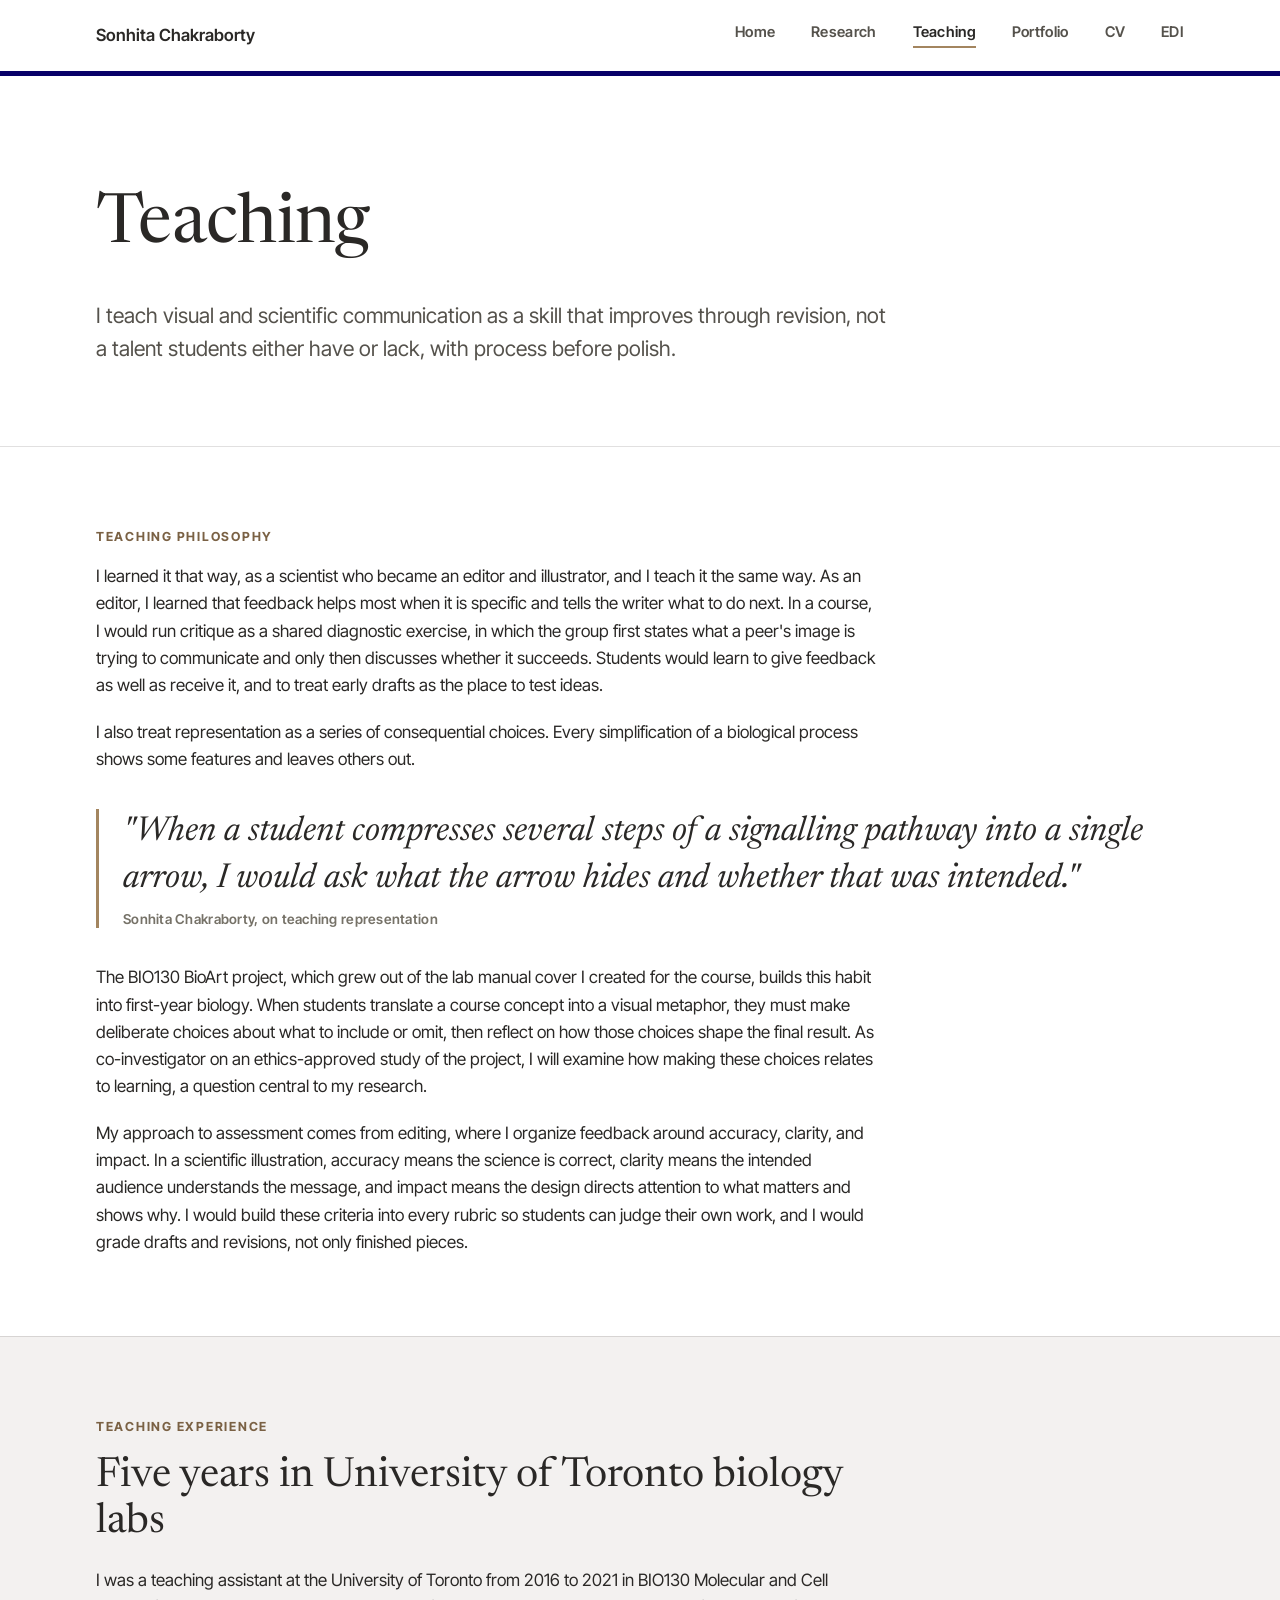
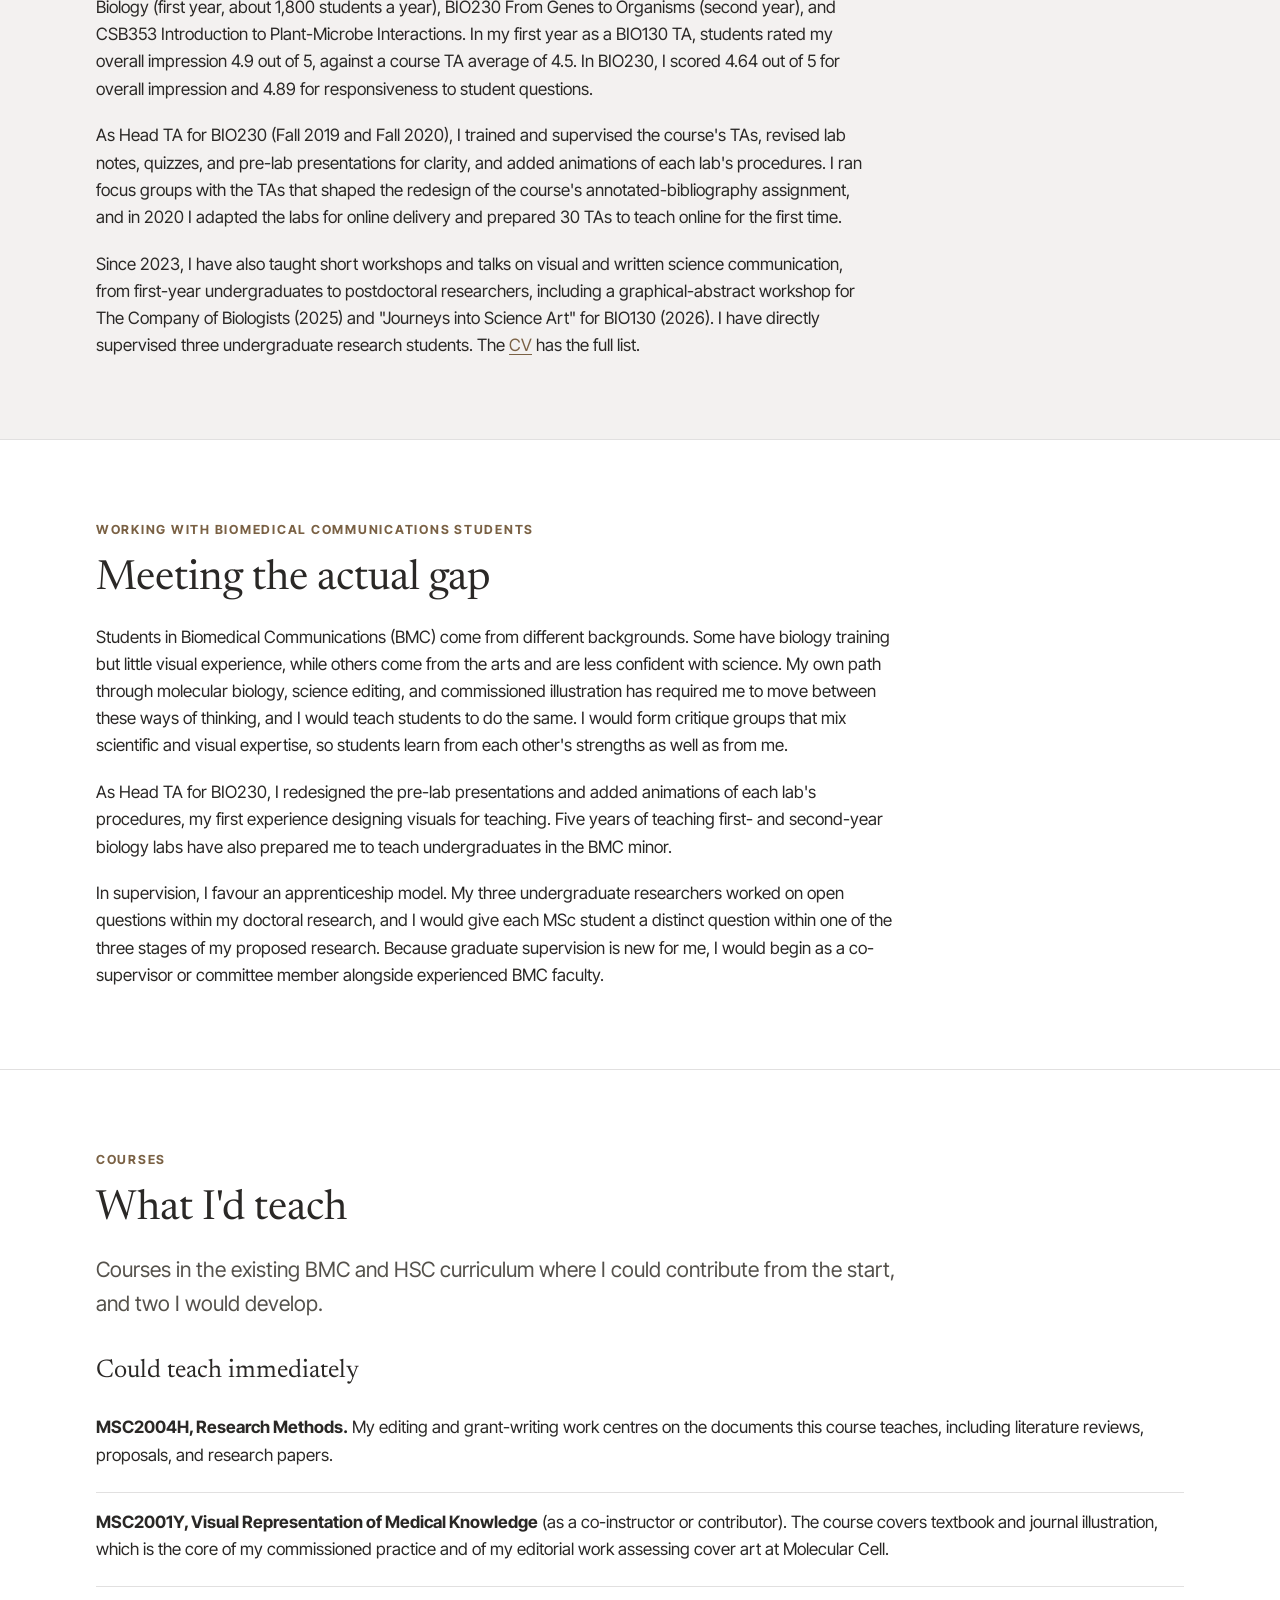
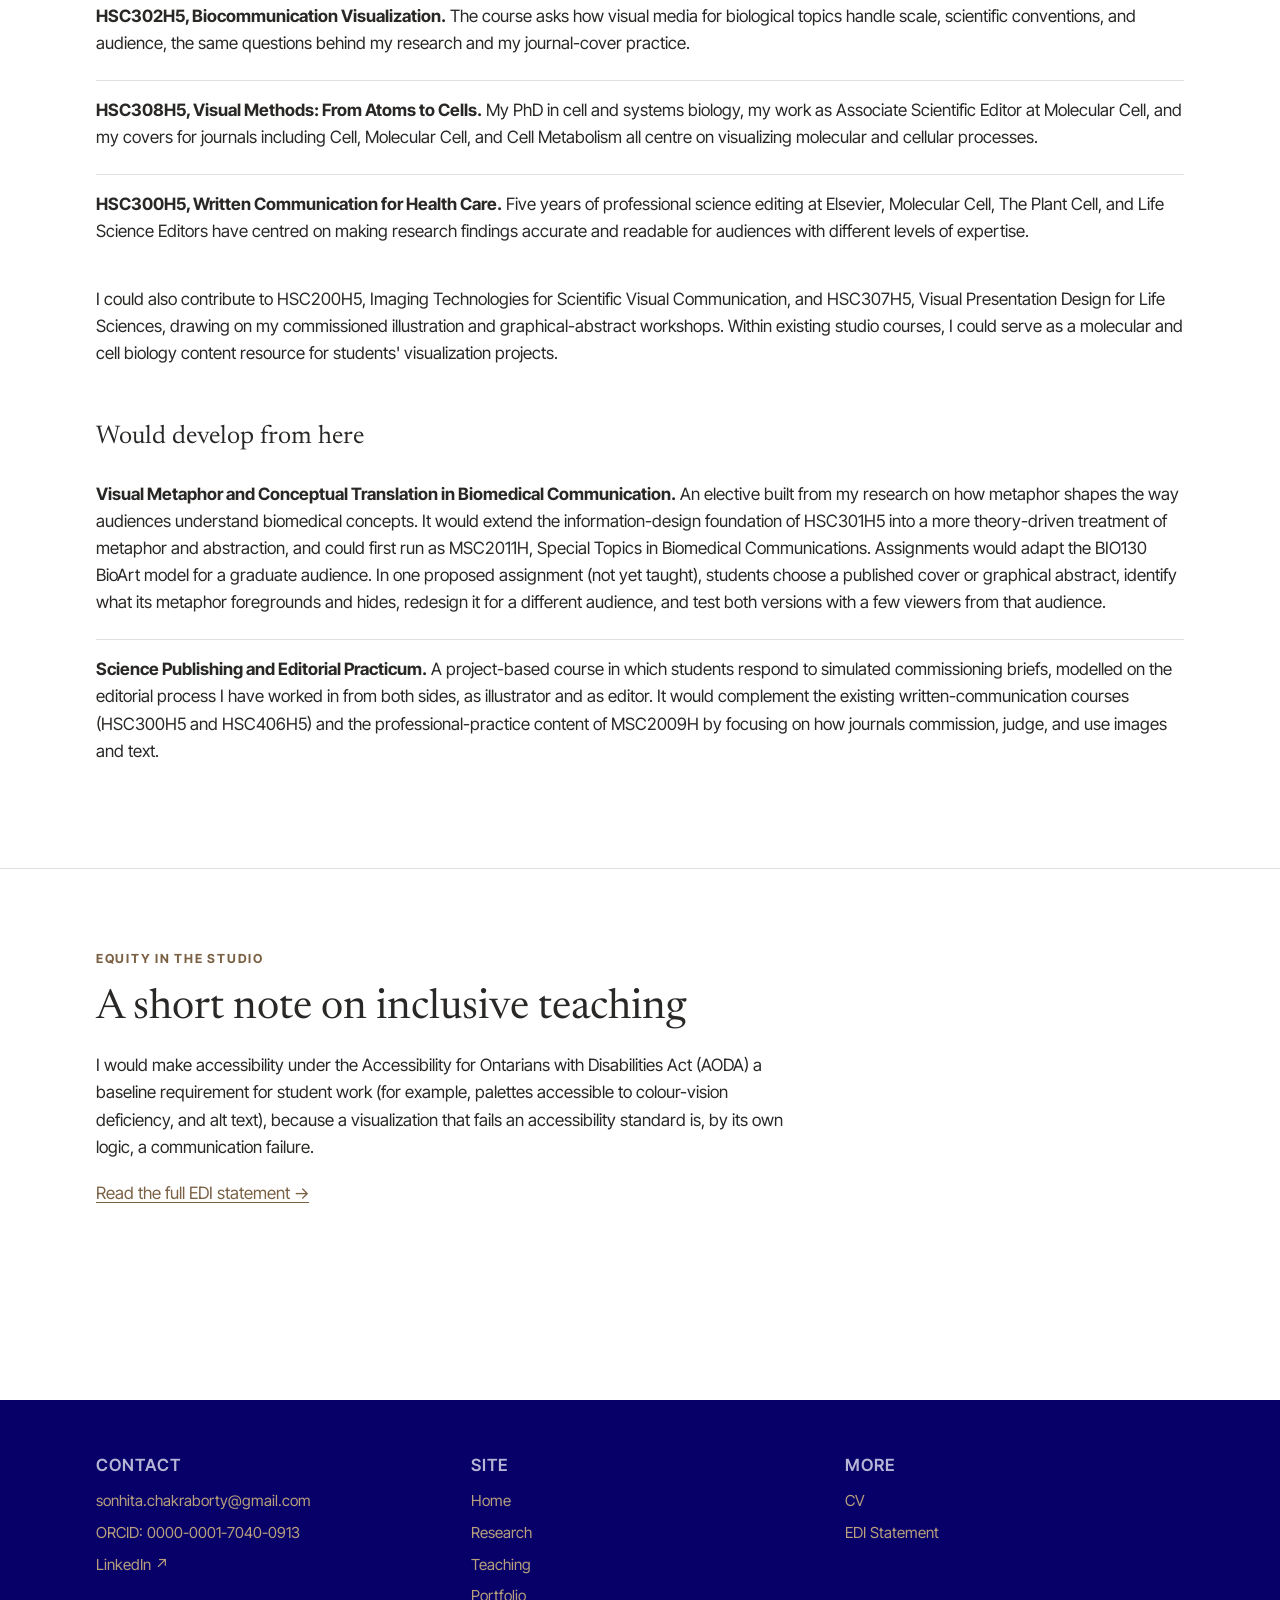
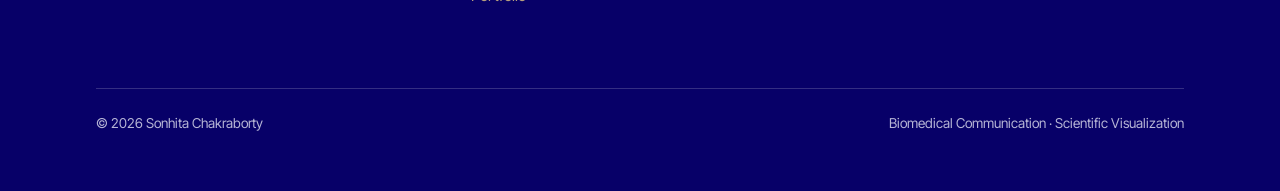
<file: teaching.html>
<!DOCTYPE html>
<html lang="en">
<head>
<meta charset="UTF-8">
<meta name="viewport" content="width=device-width, initial-scale=1.0">
<title>Teaching, Sonhita Chakraborty</title>
<meta name="description" content="Teaching philosophy, teaching experience, and courses in biomedical communication.">
<link rel="icon" href="assets/favicon.svg" type="image/svg+xml">
<link rel="preconnect" href="https://fonts.googleapis.com">
<link rel="preconnect" href="https://fonts.gstatic.com" crossorigin>
<link href="https://fonts.googleapis.com/css2?family=Newsreader:ital,opsz,wght@0,6..72,400;1,6..72,400&family=Inter+Tight:wght@400;600;700&display=swap" rel="stylesheet">
<link rel="stylesheet" href="css/style.css">
</head>
<body>

<a class="skip-link" href="#main">Skip to main content</a>

<header class="site-header">
  <div class="wrap">
    <a class="wordmark" href="index.html">Sonhita Chakraborty</a>
    <button class="nav-toggle" type="button" aria-expanded="false" aria-controls="primary-nav">Menu</button>
    <nav class="primary-nav" id="primary-nav" aria-label="Primary">
      <ul>
        <li><a href="index.html">Home</a></li>
        <li><a href="research.html">Research</a></li>
        <li><a href="teaching.html" aria-current="page">Teaching</a></li>
        <li><a href="portfolio.html">Portfolio</a></li>
        <li><a href="cv.html">CV</a></li>
        <li><a href="edi.html">EDI</a></li>
      </ul>
    </nav>
  </div>
  <div class="header-accent"></div>
</header>

<main id="main">

  <section class="masthead wrap">
    <h1>Teaching</h1>
    <p class="lede">I teach visual and scientific communication as a skill that improves through revision, not a talent students either have or lack, with process before polish.</p>
  </section>

  <section class="section">
    <div class="wrap">
      <div style="max-width: 46em;">
        <span class="eyebrow eyebrow--alt">Teaching philosophy</span>
        <p>I learned it that way, as a scientist who became an editor and illustrator, and I teach it the same way. As an editor, I learned that feedback helps most when it is specific and tells the writer what to do next. In a course, I would run critique as a shared diagnostic exercise, in which the group first states what a peer's image is trying to communicate and only then discusses whether it succeeds. Students would learn to give feedback as well as receive it, and to treat early drafts as the place to test ideas.</p>

        <p>I also treat representation as a series of consequential choices. Every simplification of a biological process shows some features and leaves others out.</p>
      </div>

      <div class="pull-quote" style="font-size: clamp(1.5rem, 1.2rem + 1.5vw, 2.15rem); max-width: 54em; margin-top: var(--sp-4);">
        "When a student compresses several steps of a signalling pathway into a single arrow, I would ask what the arrow hides and whether that was intended."
        <cite>Sonhita Chakraborty, on teaching representation</cite>
      </div>

      <div style="max-width: 46em; margin-top: var(--sp-2);">
        <p>The BIO130 BioArt project, which grew out of the lab manual cover I created for the course, builds this habit into first-year biology. When students translate a course concept into a visual metaphor, they must make deliberate choices about what to include or omit, then reflect on how those choices shape the final result. As co-investigator on an ethics-approved study of the project, I will examine how making these choices relates to learning, a question central to my research.</p>

        <p>My approach to assessment comes from editing, where I organize feedback around accuracy, clarity, and impact. In a scientific illustration, accuracy means the science is correct, clarity means the intended audience understands the message, and impact means the design directs attention to what matters and shows why. I would build these criteria into every rubric so students can judge their own work, and I would grade drafts and revisions, not only finished pieces.</p>
      </div>
    </div>
  </section>

  <section class="section section--tint">
    <div class="wrap">
      <div style="max-width: 46em;">
        <span class="eyebrow">Teaching experience</span>
        <h2 class="mt-0">Five years in University of Toronto biology labs</h2>
        <p>I was a teaching assistant at the University of Toronto from 2016 to 2021 in BIO130 Molecular and Cell Biology (first year, about 1,800 students a year), BIO230 From Genes to Organisms (second year), and CSB353 Introduction to Plant-Microbe Interactions. In my first year as a BIO130 TA, students rated my overall impression 4.9 out of 5, against a course TA average of 4.5. In BIO230, I scored 4.64 out of 5 for overall impression and 4.89 for responsiveness to student questions.</p>
        <p>As Head TA for BIO230 (Fall 2019 and Fall 2020), I trained and supervised the course's TAs, revised lab notes, quizzes, and pre-lab presentations for clarity, and added animations of each lab's procedures. I ran focus groups with the TAs that shaped the redesign of the course's annotated-bibliography assignment, and in 2020 I adapted the labs for online delivery and prepared 30 TAs to teach online for the first time.</p>
        <p>Since 2023, I have also taught short workshops and talks on visual and written science communication, from first-year undergraduates to postdoctoral researchers, including a graphical-abstract workshop for The Company of Biologists (2025) and "Journeys into Science Art" for BIO130 (2026). I have directly supervised three undergraduate research students. The <a class="text-link" href="cv.html#teaching">CV</a> has the full list.</p>
      </div>
    </div>
  </section>

  <section class="section">
    <div class="wrap grid">
      <div class="col-9">
        <span class="eyebrow eyebrow--alt">Working with Biomedical Communications students</span>
        <h2 class="mt-0">Meeting the actual gap</h2>
        <p>Students in Biomedical Communications (BMC) come from different backgrounds. Some have biology training but little visual experience, while others come from the arts and are less confident with science. My own path through molecular biology, science editing, and commissioned illustration has required me to move between these ways of thinking, and I would teach students to do the same. I would form critique groups that mix scientific and visual expertise, so students learn from each other's strengths as well as from me.</p>
        <p>As Head TA for BIO230, I redesigned the pre-lab presentations and added animations of each lab's procedures, my first experience designing visuals for teaching. Five years of teaching first- and second-year biology labs have also prepared me to teach undergraduates in the BMC minor.</p>
        <p>In supervision, I favour an apprenticeship model. My three undergraduate researchers worked on open questions within my doctoral research, and I would give each MSc student a distinct question within one of the three stages of my proposed research. Because graduate supervision is new for me, I would begin as a co-supervisor or committee member alongside experienced BMC faculty.</p>
      </div>
    </div>
  </section>

  <section class="section">
    <div class="wrap">
      <span class="eyebrow">Courses</span>
      <h2 class="mt-0">What I'd teach</h2>
      <p class="lede" style="margin-bottom: var(--sp-4);">Courses in the existing BMC and HSC curriculum where I could contribute from the start, and two I would develop.</p>

      <h3>Could teach immediately</h3>
      <ul class="pub-list">
        <li>
          <strong>MSC2004H, Research Methods.</strong>
          My editing and grant-writing work centres on the documents this course teaches, including literature reviews, proposals, and research papers.
        </li>
        <li>
          <strong>MSC2001Y, Visual Representation of Medical Knowledge</strong> (as a co-instructor or contributor).
          The course covers textbook and journal illustration, which is the core of my commissioned practice and of my editorial work assessing cover art at Molecular Cell.
        </li>
        <li>
          <strong>HSC302H5, Biocommunication Visualization.</strong>
          The course asks how visual media for biological topics handle scale, scientific conventions, and audience, the same questions behind my research and my journal-cover practice.
        </li>
        <li>
          <strong>HSC308H5, Visual Methods: From Atoms to Cells.</strong>
          My PhD in cell and systems biology, my work as Associate Scientific Editor at Molecular Cell, and my covers for journals including Cell, Molecular Cell, and Cell Metabolism all centre on visualizing molecular and cellular processes.
        </li>
        <li>
          <strong>HSC300H5, Written Communication for Health Care.</strong>
          Five years of professional science editing at Elsevier, Molecular Cell, The Plant Cell, and Life Science Editors have centred on making research findings accurate and readable for audiences with different levels of expertise.
        </li>
      </ul>
      <p style="margin-top: var(--sp-3);">I could also contribute to HSC200H5, Imaging Technologies for Scientific Visual Communication, and HSC307H5, Visual Presentation Design for Life Sciences, drawing on my commissioned illustration and graphical-abstract workshops. Within existing studio courses, I could serve as a molecular and cell biology content resource for students' visualization projects.</p>

      <h3 style="margin-top: var(--sp-5);">Would develop from here</h3>
      <ul class="pub-list">
        <li>
          <strong>Visual Metaphor and Conceptual Translation in Biomedical Communication.</strong>
          An elective built from my research on how metaphor shapes the way audiences understand biomedical concepts. It would extend the information-design foundation of HSC301H5 into a more theory-driven treatment of metaphor and abstraction, and could first run as MSC2011H, Special Topics in Biomedical Communications. Assignments would adapt the BIO130 BioArt model for a graduate audience. In one proposed assignment (not yet taught), students choose a published cover or graphical abstract, identify what its metaphor foregrounds and hides, redesign it for a different audience, and test both versions with a few viewers from that audience.
        </li>
        <li>
          <strong>Science Publishing and Editorial Practicum.</strong>
          A project-based course in which students respond to simulated commissioning briefs, modelled on the editorial process I have worked in from both sides, as illustrator and as editor. It would complement the existing written-communication courses (HSC300H5 and HSC406H5) and the professional-practice content of MSC2009H by focusing on how journals commission, judge, and use images and text.
        </li>
      </ul>
    </div>
  </section>

  <section class="section">
    <div class="wrap grid">
      <div class="col-8">
        <span class="eyebrow eyebrow--alt">Equity in the studio</span>
        <h2 class="mt-0">A short note on inclusive teaching</h2>
        <p>I would make accessibility under the Accessibility for Ontarians with Disabilities Act (AODA) a baseline requirement for student work (for example, palettes accessible to colour-vision deficiency, and alt text), because a visualization that fails an accessibility standard is, by its own logic, a communication failure.</p>
        <p><a class="text-link" href="edi.html">Read the full EDI statement →</a></p>
      </div>
    </div>
  </section>

</main>

<footer class="site-footer">
  <div class="wrap grid">
    <div class="col-4">
      <h4>Contact</h4>
      <ul class="footer-links">
        <li><a href="mailto:sonhita.chakraborty@gmail.com">sonhita.chakraborty@gmail.com</a></li>
        <li><a href="https://orcid.org/0000-0001-7040-0913">ORCID: 0000-0001-7040-0913</a></li>
        <li><a href="https://www.linkedin.com/in/son-chakraborty/">LinkedIn ↗</a></li>
      </ul>
    </div>
    <div class="col-4">
      <h4>Site</h4>
      <ul class="footer-links">
        <li><a href="index.html">Home</a></li>
        <li><a href="research.html">Research</a></li>
        <li><a href="teaching.html">Teaching</a></li>
        <li><a href="portfolio.html">Portfolio</a></li>
      </ul>
    </div>
    <div class="col-4">
      <h4>More</h4>
      <ul class="footer-links">
        <li><a href="cv.html">CV</a></li>
        <li><a href="edi.html">EDI Statement</a></li>
      </ul>
    </div>
    <div class="col-12 footer-meta">
      <span>© <span id="copyright-year">2026</span> Sonhita Chakraborty</span>
      <span>Biomedical Communication · Scientific Visualization</span>
    </div>
  </div>
</footer>
<script src="js/main.js"></script>
</body>
</html>
</file>
<file: css/style.css>
/* ==========================================================================
   Sonhita Chakraborty, Biomedical Communications portfolio.
   Design tokens live at the top of this file. Colors, type, and spacing
   are all CSS custom properties on :root: change a value once here and
   it updates everywhere.
   ========================================================================== */

/* -------------------------------------------------------------------------
   1. Tokens
   ------------------------------------------------------------------------- */
:root {
  /* Palette, tuned for a family resemblance with artbysonhita.com
     (white/off-white ground, warm-gray text, gold/tan accent, navy footer)
     while keeping this site's own AA contrast requirements intact.
     accent      = gold/tan, decorative weight: borders, rules, large display
                   numerals (>=3:1 against bone/paper, not for small text)
     accent-deep = gold/tan, text weight: links, buttons, labels
                   (>=4.5:1 against bone/paper)
     accent-2 / accent-2-deep alias the pair above; the site uses a single
     accent hue, not a second color. */
  --ink:        #2a2826;
  --ink-soft:   #55524c;
  --ink-faint:  #767268;
  --bone:       #ffffff;
  --paper:      #f3f1f0;
  --paper-deep: #e2ded9;
  --accent:      #a3855f;
  --accent-deep: #7a6144;
  --accent-2:      var(--accent);
  --accent-2-deep: var(--accent-deep);
  --line: rgba(42, 40, 38, 0.14);
  --line-strong: rgba(42, 40, 38, 0.30);

  /* Footer echoes artbysonhita.com's actual navy header/footer treatment,
     with the accent at its true measured strength (safe here: light text
     and gold both read at >=6.9:1 against this navy). */
  --footer-bg: #070068;
  --footer-text: #ffffff;
  --footer-text-soft: #b7b5d6;
  --footer-line: rgba(255, 255, 255, 0.18);
  --accent-on-dark: #b8a07e;

  --focus-ring: #2a2826;

  /* Type */
  --font-display: "Newsreader", "Iowan Old Style", "Sitka Small", Georgia, serif;
  --font-body: "Inter Tight", "Seravek", "Segoe UI", Arial, sans-serif;

  /* Spacing scale */
  --sp-1: 0.5rem;
  --sp-2: 1rem;
  --sp-3: 1.5rem;
  --sp-4: 2.25rem;
  --sp-5: 3.5rem;
  --sp-6: 5rem;
  --sp-7: 7rem;
  --sp-8: 10rem;

  --container: 74rem;
  --border-thin: 1px;
}

/* -------------------------------------------------------------------------
   2. Reset & base
   ------------------------------------------------------------------------- */
*, *::before, *::after { box-sizing: border-box; }
html { -webkit-text-size-adjust: 100%; }

body {
  margin: 0;
  background: var(--bone);
  color: var(--ink);
  font-family: var(--font-body);
  font-size: 1.0625rem;
  line-height: 1.6;
  text-rendering: optimizeLegibility;
}

img, svg { display: block; max-width: 100%; }
img { height: auto; }
figure img { border: var(--border-thin) solid var(--line); }

a {
  color: inherit;
  text-decoration-color: var(--accent);
  text-underline-offset: 0.18em;
}

h1, h2, h3, h4 {
  font-family: var(--font-display);
  font-weight: 400;
  line-height: 1.12;
  margin: 0 0 0.5em;
  color: var(--ink);
}

h1 { font-size: clamp(2.35rem, 1.4rem + 3.6vw, 4.6rem); font-weight: 400; letter-spacing: -0.01em; }
h2 { font-size: clamp(1.7rem, 1.2rem + 1.8vw, 2.6rem); font-weight: 400; }
h3 { font-size: clamp(1.28rem, 1.1rem + 0.7vw, 1.6rem); }
h4 { font-size: 1.05rem; text-transform: uppercase; letter-spacing: 0.06em; font-family: var(--font-body); font-weight: 600; }

p { margin: 0 0 1.15em; }
p:last-child { margin-bottom: 0; }

ul, ol { margin: 0 0 1.15em; padding-left: 1.3em; }
li { margin-bottom: 0.4em; }

hr {
  border: none;
  border-top: var(--border-thin) solid var(--line);
  margin: var(--sp-4) 0;
}

blockquote { margin: 0; }

/* Focus visibility: a thick, unmissable offset outline in ink, never suppressed */
:focus-visible {
  outline: 3px solid var(--focus-ring);
  outline-offset: 3px;
}
:focus:not(:focus-visible) { outline: none; }
a:focus-visible, button:focus-visible { border-radius: 1px; }

/* Reduced motion: kill everything non-essential */
@media (prefers-reduced-motion: reduce) {
  *, *::before, *::after {
    animation-duration: 0.001ms !important;
    animation-iteration-count: 1 !important;
    transition-duration: 0.001ms !important;
    scroll-behavior: auto !important;
  }
}

/* -------------------------------------------------------------------------
   3. Skip link
   ------------------------------------------------------------------------- */
.skip-link {
  position: absolute;
  left: -999px;
  top: 0;
  background: var(--ink);
  color: var(--bone);
  padding: 0.6em 1.1em;
  z-index: 200;
  font-weight: 600;
}
.skip-link:focus {
  left: var(--sp-2);
  top: var(--sp-2);
}

/* -------------------------------------------------------------------------
   4. Layout helpers
   ------------------------------------------------------------------------- */
.wrap {
  max-width: var(--container);
  margin-inline: auto;
  padding-inline: clamp(1.25rem, 4vw, 3rem);
}

.grid {
  display: grid;
  grid-template-columns: repeat(12, minmax(0, 1fr));
  gap: clamp(1.25rem, 3vw, 2.25rem);
}

.col-7 { grid-column: span 7; }
.col-5 { grid-column: span 5; }
.col-8 { grid-column: span 8; }
.col-4 { grid-column: span 4; }
.col-6 { grid-column: span 6; }
.col-12 { grid-column: span 12; }
.col-9 { grid-column: span 9; }
.col-3 { grid-column: span 3; }

@media (max-width: 800px) {
  .col-7, .col-5, .col-8, .col-4, .col-6, .col-9, .col-3 { grid-column: span 12; }
}

.section {
  padding-block: var(--sp-6);
  border-top: var(--border-thin) solid var(--line);
}
.section:first-of-type { border-top: none; }
.section--tint { background: var(--paper); }

.eyebrow {
  display: block;
  font-family: var(--font-body);
  font-size: 0.78rem;
  font-weight: 700;
  letter-spacing: 0.14em;
  text-transform: uppercase;
  color: var(--accent-deep);
  margin-bottom: var(--sp-2);
}
.eyebrow--alt { color: var(--accent-2-deep); }

.lede {
  font-size: clamp(1.1rem, 1rem + 0.4vw, 1.35rem);
  color: var(--ink-soft);
  max-width: 38em;
}

/* -------------------------------------------------------------------------
   5. Buttons & links-as-buttons
   ------------------------------------------------------------------------- */
.btn {
  display: inline-flex;
  align-items: center;
  gap: 0.5em;
  font-family: var(--font-body);
  font-weight: 600;
  font-size: 0.95rem;
  padding: 0.75em 1.4em;
  border: var(--border-thin) solid var(--ink);
  color: var(--ink);
  text-decoration: none;
  background: transparent;
  transition: background-color 120ms ease, color 120ms ease, border-color 120ms ease;
}
.btn:hover { background: var(--ink); color: var(--bone); }
.btn--solid { background: var(--ink); color: var(--bone); }
.btn--solid:hover { background: var(--accent-deep); border-color: var(--accent-deep); color: var(--bone); }
.btn--accent { border-color: var(--accent); color: var(--accent-deep); }
.btn--accent:hover { background: var(--accent-deep); border-color: var(--accent-deep); color: var(--bone); }

.text-link {
  color: var(--accent-deep);
  text-decoration: underline;
  text-decoration-thickness: 1px;
}
.text-link:hover { color: var(--ink); }

/* -------------------------------------------------------------------------
   6. Site header / nav
   ------------------------------------------------------------------------- */
.site-header {
  background: var(--bone);
  position: sticky;
  top: 0;
  z-index: 100;
}

.header-accent {
  height: 5px;
  background: var(--footer-bg);
}

.site-header .wrap {
  display: flex;
  align-items: center;
  justify-content: space-between;
  padding-block: 1.15rem;
  gap: var(--sp-3);
}

.wordmark {
  font-family: var(--font-body);
  font-size: 1.05rem;
  font-weight: 600;
  text-decoration: none;
  color: var(--ink);
  letter-spacing: 0;
  white-space: nowrap;
}

.nav-toggle {
  display: none;
  border: var(--border-thin) solid var(--ink);
  background: transparent;
  color: var(--ink);
  font-family: var(--font-body);
  font-weight: 600;
  font-size: 0.85rem;
  padding: 0.5em 0.9em;
  letter-spacing: 0.04em;
  text-transform: uppercase;
  cursor: pointer;
}

.primary-nav ul {
  display: flex;
  list-style: none;
  margin: 0;
  padding: 0;
  gap: var(--sp-4);
  flex-wrap: wrap;
}

.primary-nav a {
  text-decoration: none;
  font-size: 0.92rem;
  font-weight: 600;
  letter-spacing: 0.02em;
  color: var(--ink-soft);
  padding-bottom: 0.3em;
  border-bottom: 2px solid transparent;
  transition: color 120ms ease, border-color 120ms ease;
}
.primary-nav a:hover { color: var(--ink); border-color: var(--line-strong); }
.primary-nav a[aria-current="page"] {
  color: var(--ink);
  border-color: var(--accent);
}

@media (max-width: 760px) {
  .nav-toggle { display: inline-block; }
  .primary-nav {
    display: none;
    position: absolute;
    inset-inline: 0;
    top: 100%;
    background: var(--bone);
    border-bottom: var(--border-thin) solid var(--line);
    padding: var(--sp-2) clamp(1.25rem, 4vw, 3rem) var(--sp-3);
  }
  .primary-nav.is-open { display: block; }
  .primary-nav ul { flex-direction: column; gap: var(--sp-1); }
  .primary-nav a { display: block; padding: 0.5em 0; }
}

/* -------------------------------------------------------------------------
   7. Footer
   ------------------------------------------------------------------------- */
.site-footer {
  background: var(--footer-bg);
  color: var(--footer-text);
  padding-block: var(--sp-5);
  margin-top: var(--sp-7);
}

.site-footer .grid { align-items: start; }

.site-footer h4 { color: var(--footer-text-soft); margin-bottom: 0.85em; }

.footer-links {
  list-style: none;
  margin: 0;
  padding: 0;
  font-size: 0.95rem;
}
.footer-links li { margin-bottom: 0.5em; }
.footer-links a { color: var(--accent-on-dark); text-decoration: none; }
.footer-links a:hover { color: var(--footer-text); text-decoration: underline; }

.footer-meta {
  margin-top: var(--sp-4);
  padding-top: var(--sp-3);
  border-top: var(--border-thin) solid var(--footer-line);
  font-size: 0.85rem;
  color: var(--footer-text-soft);
  display: flex;
  flex-wrap: wrap;
  justify-content: space-between;
  gap: var(--sp-1);
}
.footer-meta a { text-decoration: underline; color: var(--footer-text-soft); }
.footer-meta a:hover { color: var(--footer-text); }

/* -------------------------------------------------------------------------
   8. Placeholder image blocks (CSS/SVG only, no network requests)
   ------------------------------------------------------------------------- */
.placeholder {
  position: relative;
  display: flex;
  align-items: flex-end;
  background-color: var(--paper-deep);
  background-image:
    repeating-linear-gradient(135deg, rgba(42,40,38,0.09) 0 1px, transparent 1px 9px);
  border: var(--border-thin) solid var(--line-strong);
  color: var(--ink-soft);
  overflow: hidden;
}
.placeholder::before {
  content: "";
  position: absolute;
  inset: 0;
  border: 1px solid transparent;
  box-shadow: inset 0 0 0 var(--border-thin) rgba(42,40,38,0.05);
}
.placeholder-label {
  position: relative;
  margin: var(--sp-2);
  padding: 0.5em 0.75em;
  background: var(--bone);
  border: var(--border-thin) solid var(--line-strong);
  font-size: 0.8rem;
  line-height: 1.4;
  max-width: 22em;
}
.placeholder-label strong {
  display: block;
  font-size: 0.68rem;
  letter-spacing: 0.1em;
  text-transform: uppercase;
  color: var(--accent-deep);
  margin-bottom: 0.2em;
}

.ar-16-9  { aspect-ratio: 16 / 9; }
.ar-4-3   { aspect-ratio: 4 / 3; }
.ar-3-4   { aspect-ratio: 3 / 4; }
.ar-1-1   { aspect-ratio: 1 / 1; }
.ar-3-2   { aspect-ratio: 3 / 2; }
.ar-2-3   { aspect-ratio: 2 / 3; }
.ar-21-9  { aspect-ratio: 21 / 9; }

figure { margin: 0; }
figcaption {
  margin-top: 0.7em;
  font-size: 0.88rem;
  color: var(--ink-soft);
}
figcaption .cap-medium {
  display: block;
  color: var(--ink-faint);
  font-size: 0.82rem;
  margin-top: 0.15em;
  font-style: italic;
}

/* -------------------------------------------------------------------------
   9. Pull quotes
   ------------------------------------------------------------------------- */
.pull-quote {
  font-family: var(--font-display);
  font-style: italic;
  font-weight: 400;
  font-size: clamp(1.3rem, 1.1rem + 1vw, 1.85rem);
  line-height: 1.35;
  color: var(--ink);
  border-left: 3px solid var(--accent);
  padding-left: var(--sp-3);
  margin-block: var(--sp-4);
}
.pull-quote cite {
  display: block;
  margin-top: 0.6em;
  font-family: var(--font-body);
  font-style: normal;
  font-weight: 600;
  font-size: 0.85rem;
  color: var(--ink-faint);
  letter-spacing: 0.02em;
}

/* -------------------------------------------------------------------------
   10. Numbered list / index rows (reserve for content that is genuinely
       sequential or countable; not currently used on the site)
   ------------------------------------------------------------------------- */
.index-list { list-style: none; margin: 0; padding: 0; }
.index-row {
  display: grid;
  grid-template-columns: 3.2rem 1fr;
  gap: var(--sp-3);
  padding-block: var(--sp-3);
  border-top: var(--border-thin) solid var(--line);
}
.index-list > .index-row:first-child { border-top: none; }
.index-num {
  font-family: var(--font-display);
  font-size: 1.6rem;
  color: var(--accent-deep);
  font-weight: 400;
}
@media (max-width: 560px) {
  .index-row { grid-template-columns: 1fr; gap: var(--sp-1); }
}

/* -------------------------------------------------------------------------
   12. Publications / CV list formatting
   ------------------------------------------------------------------------- */
.pub-list { list-style: none; margin: 0; padding: 0; }
.pub-list li {
  padding-block: var(--sp-2);
  border-top: var(--border-thin) solid var(--line);
  padding-left: 0;
  text-indent: 0;
}
.pub-list li:first-child { border-top: none; }
.pub-list .pub-year {
  font-weight: 700;
  color: var(--accent-deep);
}

/* -------------------------------------------------------------------------
   13. Page-specific: hero / masthead
   ------------------------------------------------------------------------- */
.masthead {
  padding-block: var(--sp-7) var(--sp-6);
}
.masthead .eyebrow { margin-bottom: var(--sp-3); }
.masthead h1 { max-width: 16ch; }

/* -------------------------------------------------------------------------
   14. Gallery grid (portfolio)
   ------------------------------------------------------------------------- */
.gallery {
  display: grid;
  grid-template-columns: repeat(6, minmax(0, 1fr));
  gap: clamp(1.25rem, 3vw, 2.25rem);
}
.gallery > figure { grid-column: span 3; }
.gallery > figure.span-2 { grid-column: span 2; }
.gallery > figure.span-4 { grid-column: span 4; }
.gallery > figure.span-6 { grid-column: span 6; }

@media (max-width: 720px) {
  .gallery > figure,
  .gallery > figure.span-2,
  .gallery > figure.span-4,
  .gallery > figure.span-6 { grid-column: span 6; }
}

/* -------------------------------------------------------------------------
   15. CV page
   ------------------------------------------------------------------------- */
.cv-actions {
  display: flex;
  gap: var(--sp-2);
  flex-wrap: wrap;
  align-items: center;
  margin-bottom: var(--sp-5);
}
.cv-section h3 {
  border-bottom: 2px solid var(--ink);
  padding-bottom: 0.35em;
  margin-bottom: var(--sp-3);
}
.cv-entry { margin-bottom: var(--sp-3); }
.cv-entry-head {
  display: flex;
  justify-content: space-between;
  gap: var(--sp-2);
  flex-wrap: wrap;
  font-weight: 600;
}
.cv-entry-when {
  color: var(--ink-faint);
  font-weight: 600;
  white-space: nowrap;
}
.cv-entry-sub { color: var(--ink-soft); font-style: italic; margin-bottom: 0.3em; }

/* -------------------------------------------------------------------------
   16. 404 page
   ------------------------------------------------------------------------- */
.error-page {
  min-height: 60vh;
  display: flex;
  align-items: center;
}
.error-code {
  font-family: var(--font-display);
  font-size: clamp(4rem, 3rem + 8vw, 9rem);
  color: var(--accent);
  line-height: 1;
  margin-bottom: var(--sp-2);
}

/* -------------------------------------------------------------------------
   17. Utility
   ------------------------------------------------------------------------- */
.mt-0 { margin-top: 0; }
.center { text-align: center; }
.visually-hidden {
  position: absolute !important;
  width: 1px; height: 1px;
  overflow: hidden;
  clip: rect(0 0 0 0);
  white-space: nowrap;
}

.quiet-aside {
  font-size: 0.9rem;
  color: var(--ink-faint);
  margin-top: var(--sp-2);
}
</file>
<file: css/print.css>
/* Print stylesheet, loaded only via media="print" on cv.html.
   Goal: a clean, black-on-white, single-column CV with no site chrome. */

@media print {
  @page { margin: 1.6cm; }

  body {
    background: #fff;
    color: #000;
    font-size: 11pt;
    line-height: 1.4;
  }

  .site-header,
  .site-footer,
  .skip-link,
  .cv-actions,
  .nav-toggle {
    display: none !important;
  }

  .wrap { max-width: none; padding: 0; }

  a { color: #000; text-decoration: none; }
  a[href]::after {
    content: " (" attr(href) ")";
    font-size: 0.85em;
    color: #333;
  }
  a.no-print-href::after { content: ""; }

  h1, h2, h3, h4 { color: #000; }

  .cv-section {
    break-inside: avoid;
    page-break-inside: avoid;
  }
  .cv-entry { break-inside: avoid; page-break-inside: avoid; }

  .cv-section h3 { border-bottom: 1px solid #000; }

  .section { border-top: none; padding-block: 1em; }
}
</file>
